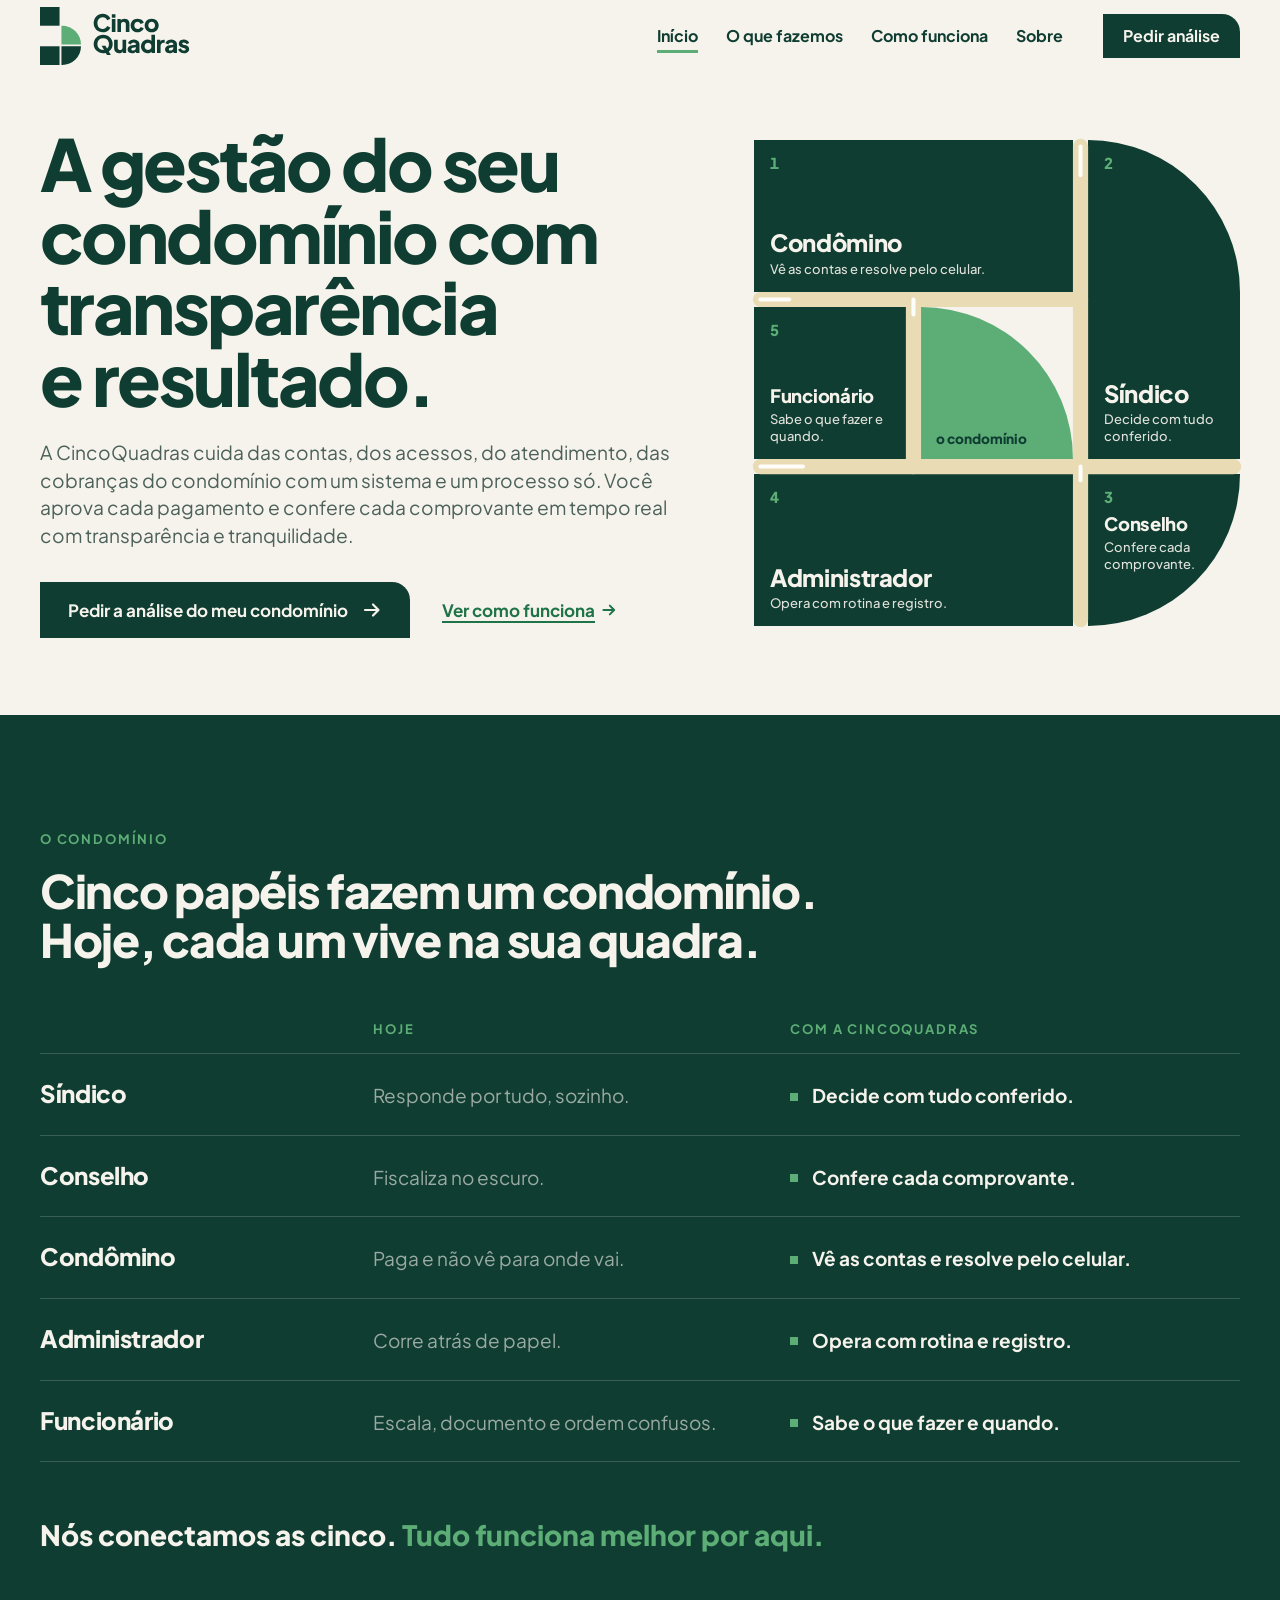
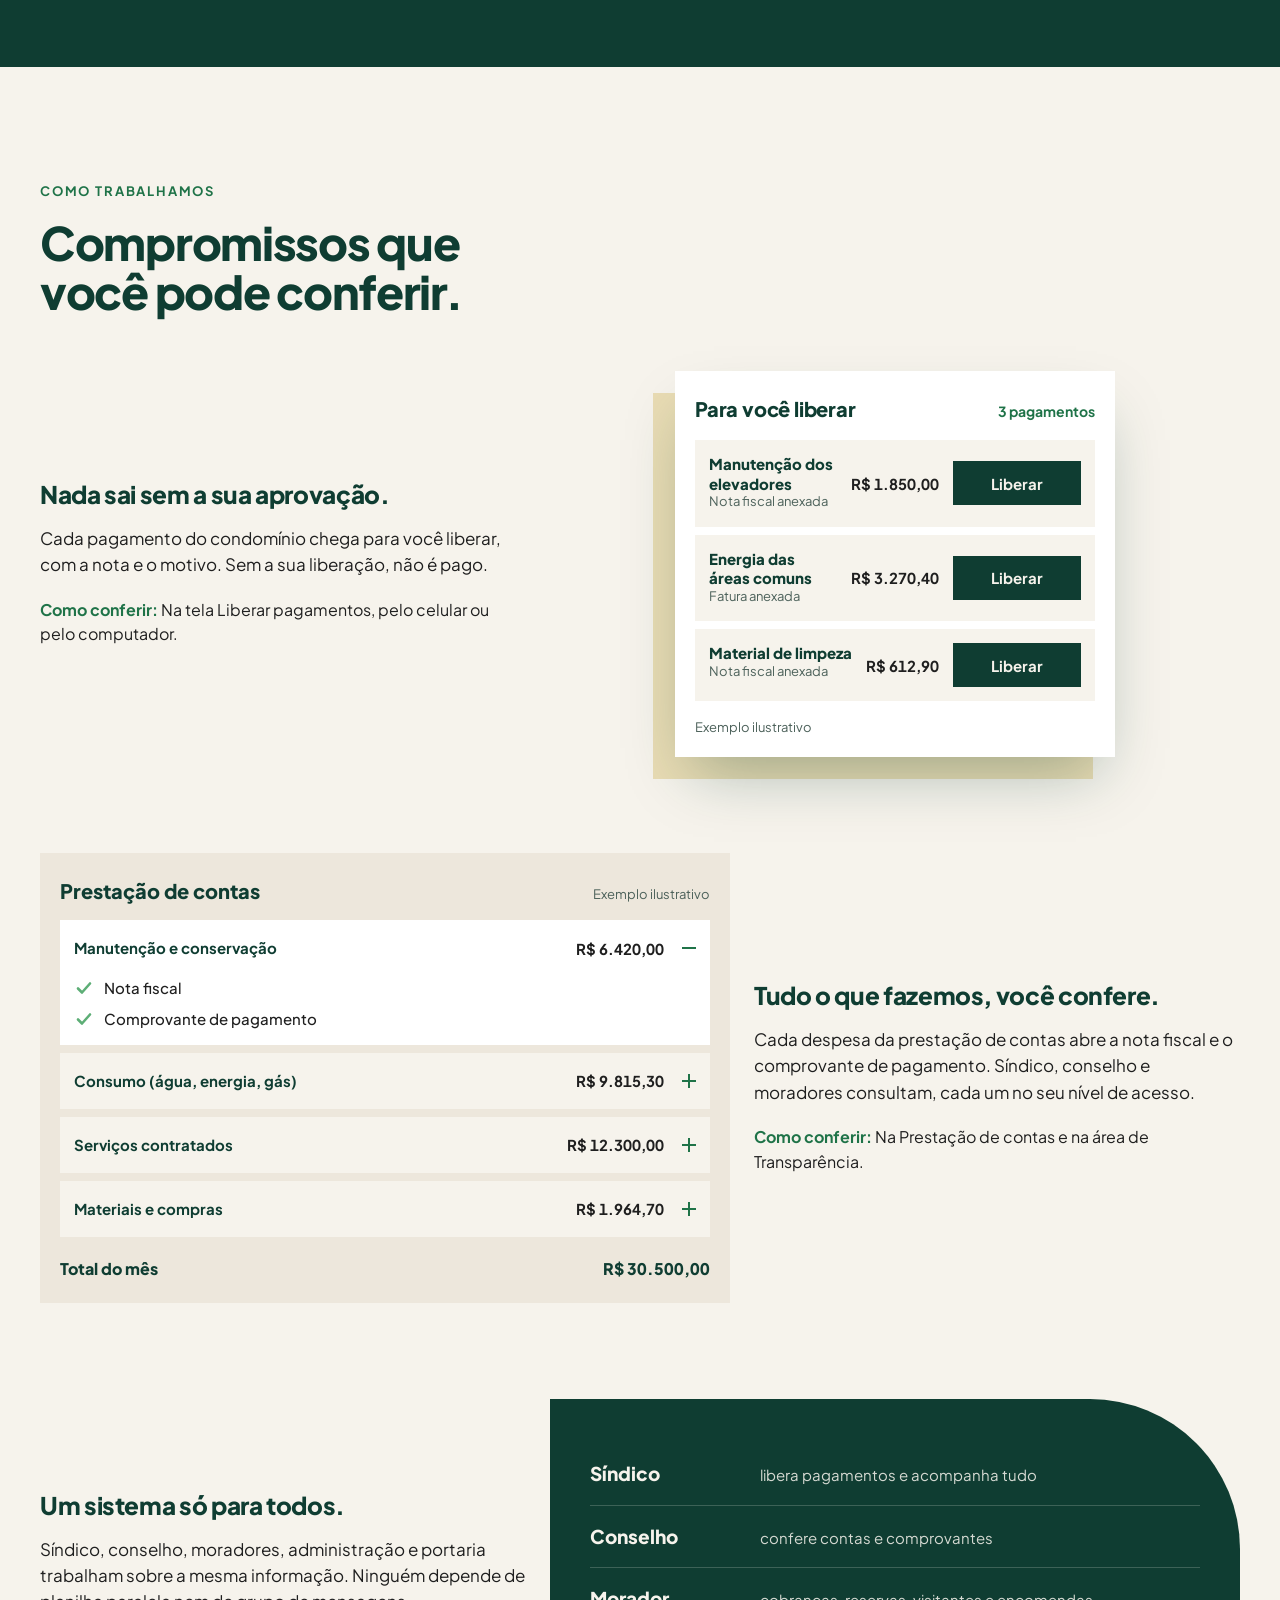
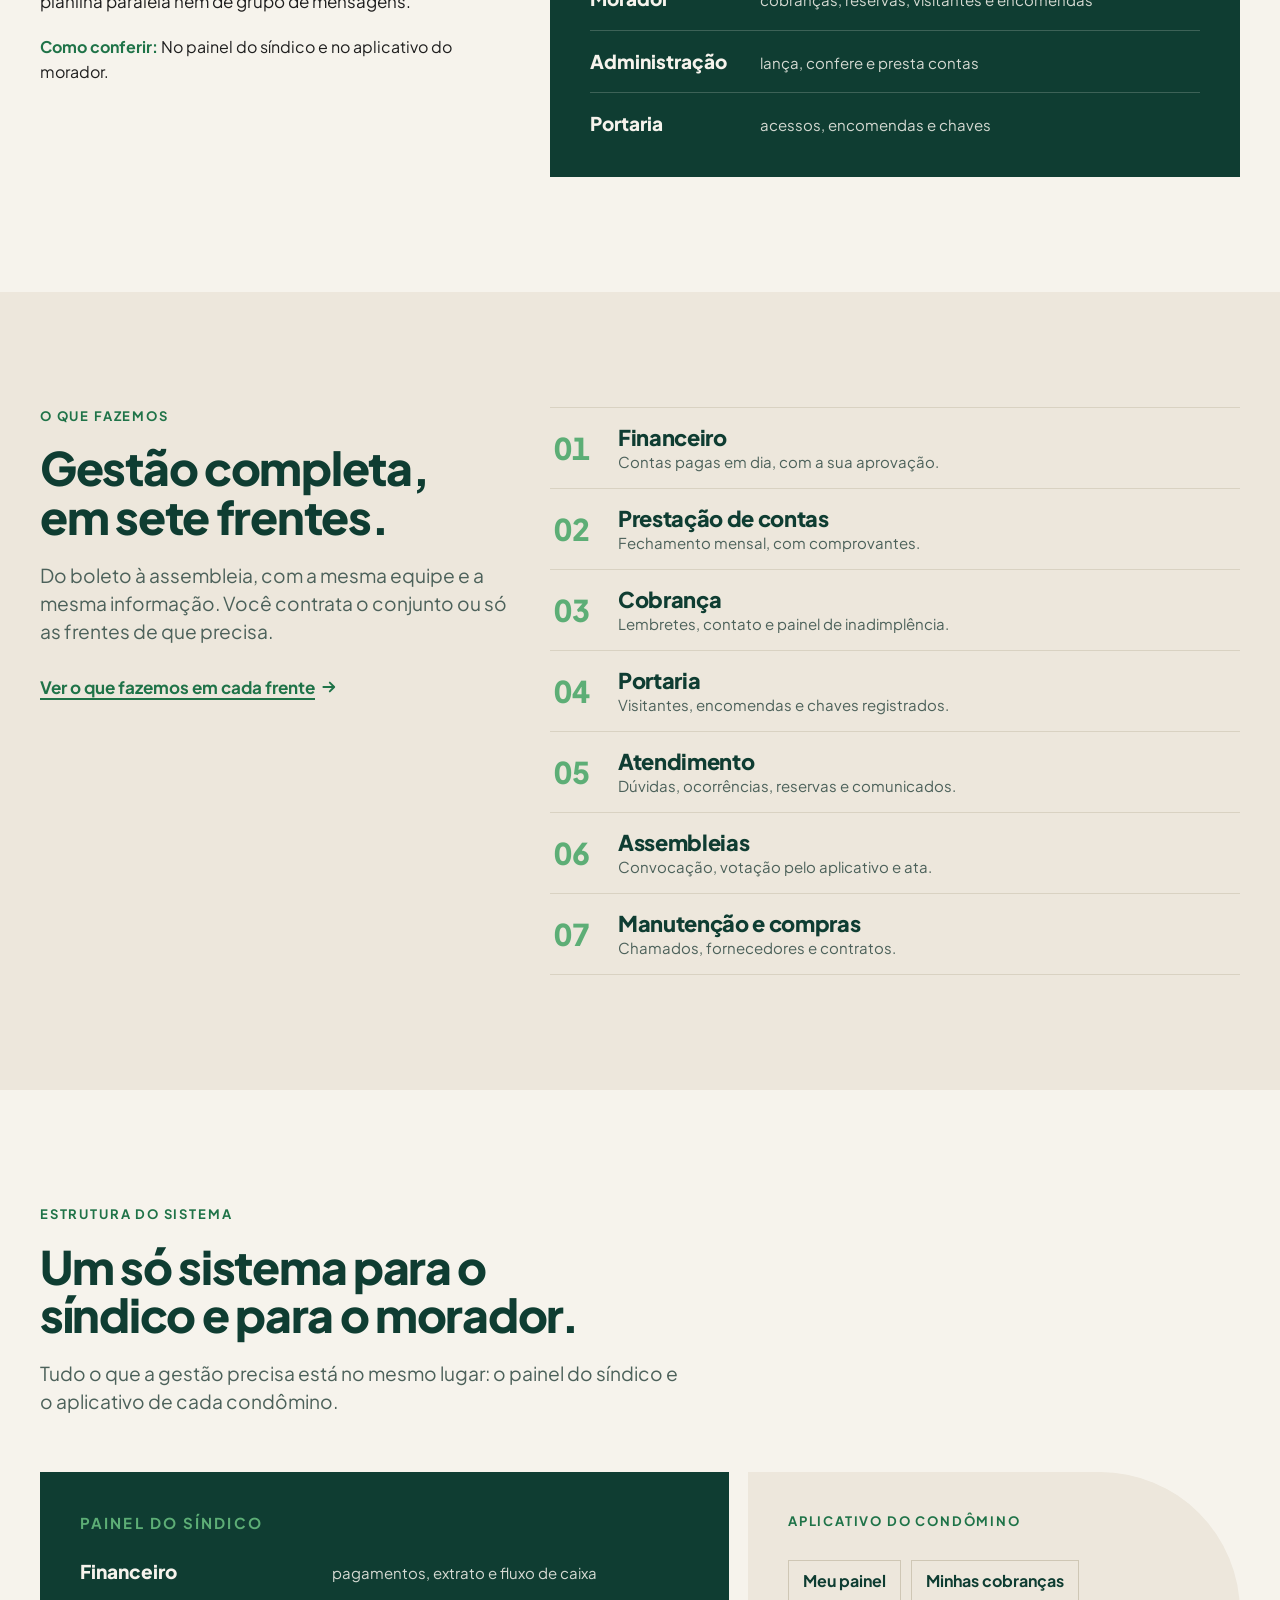
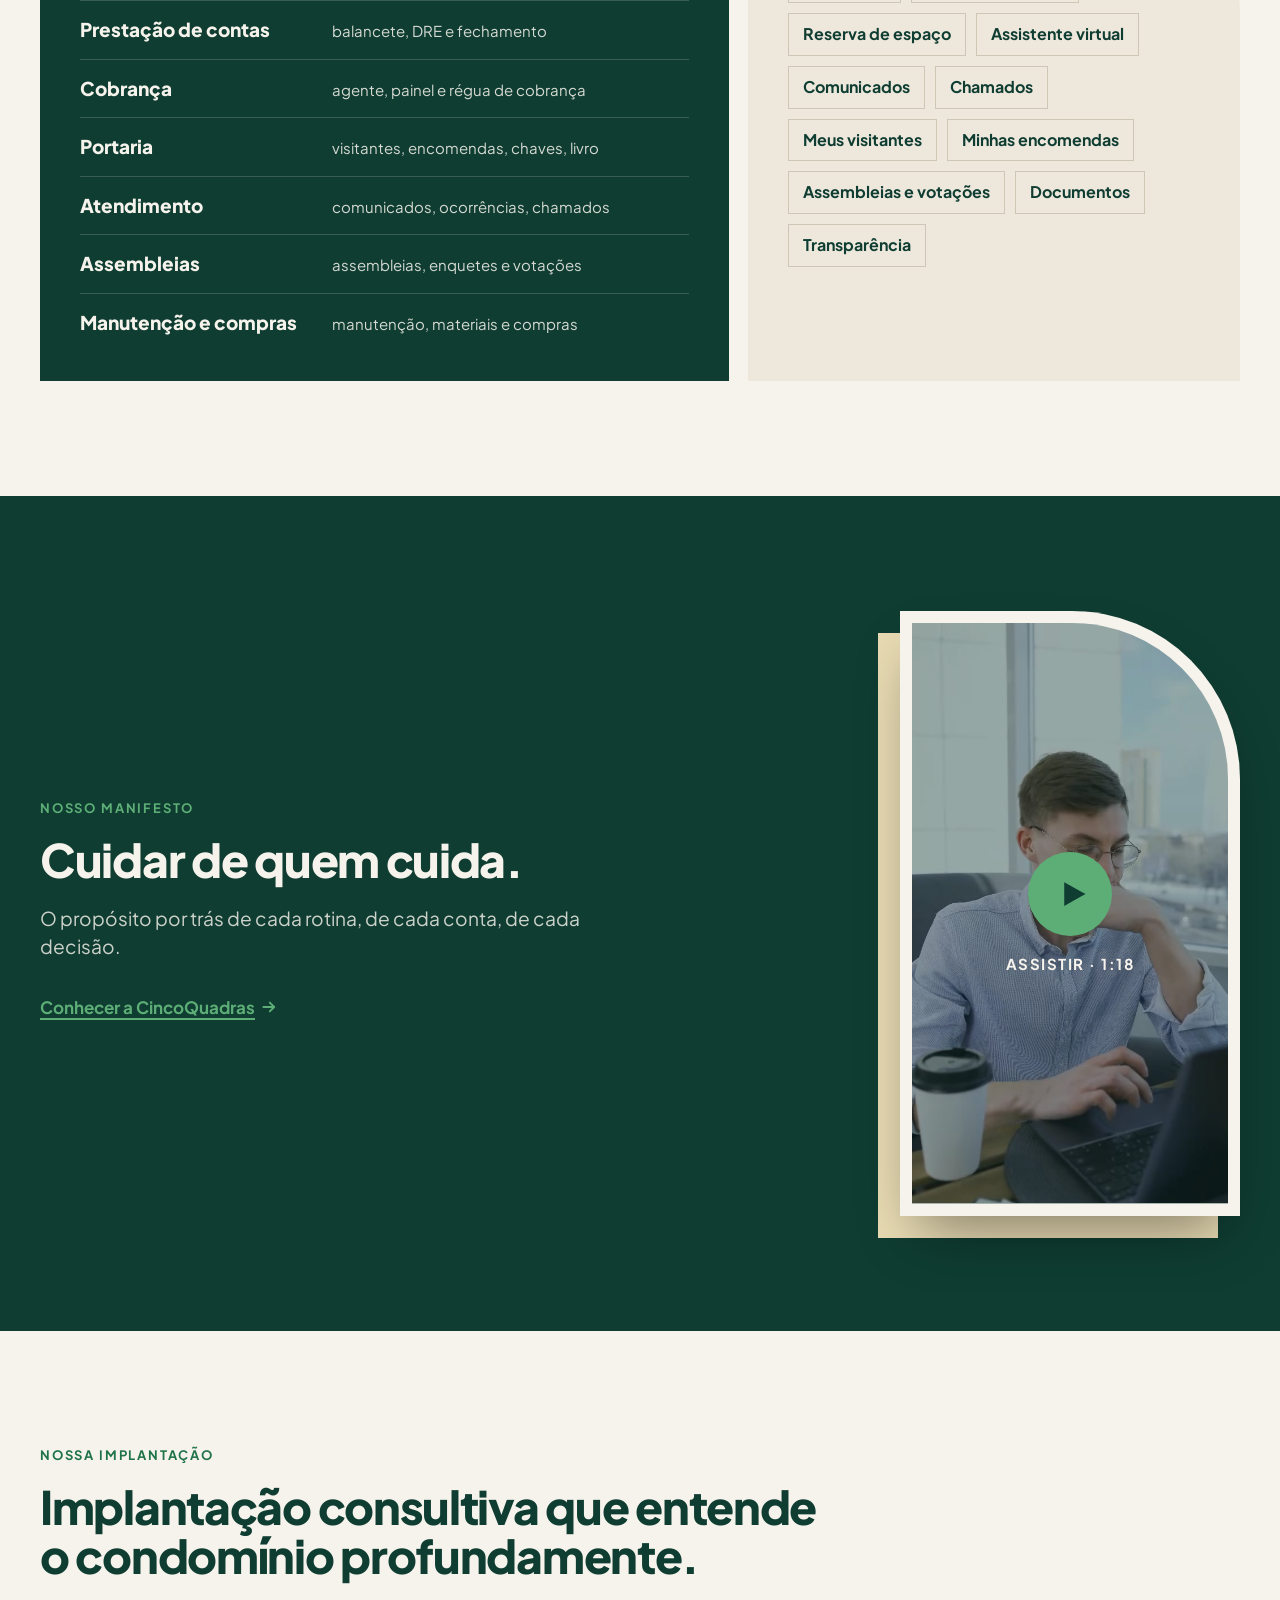
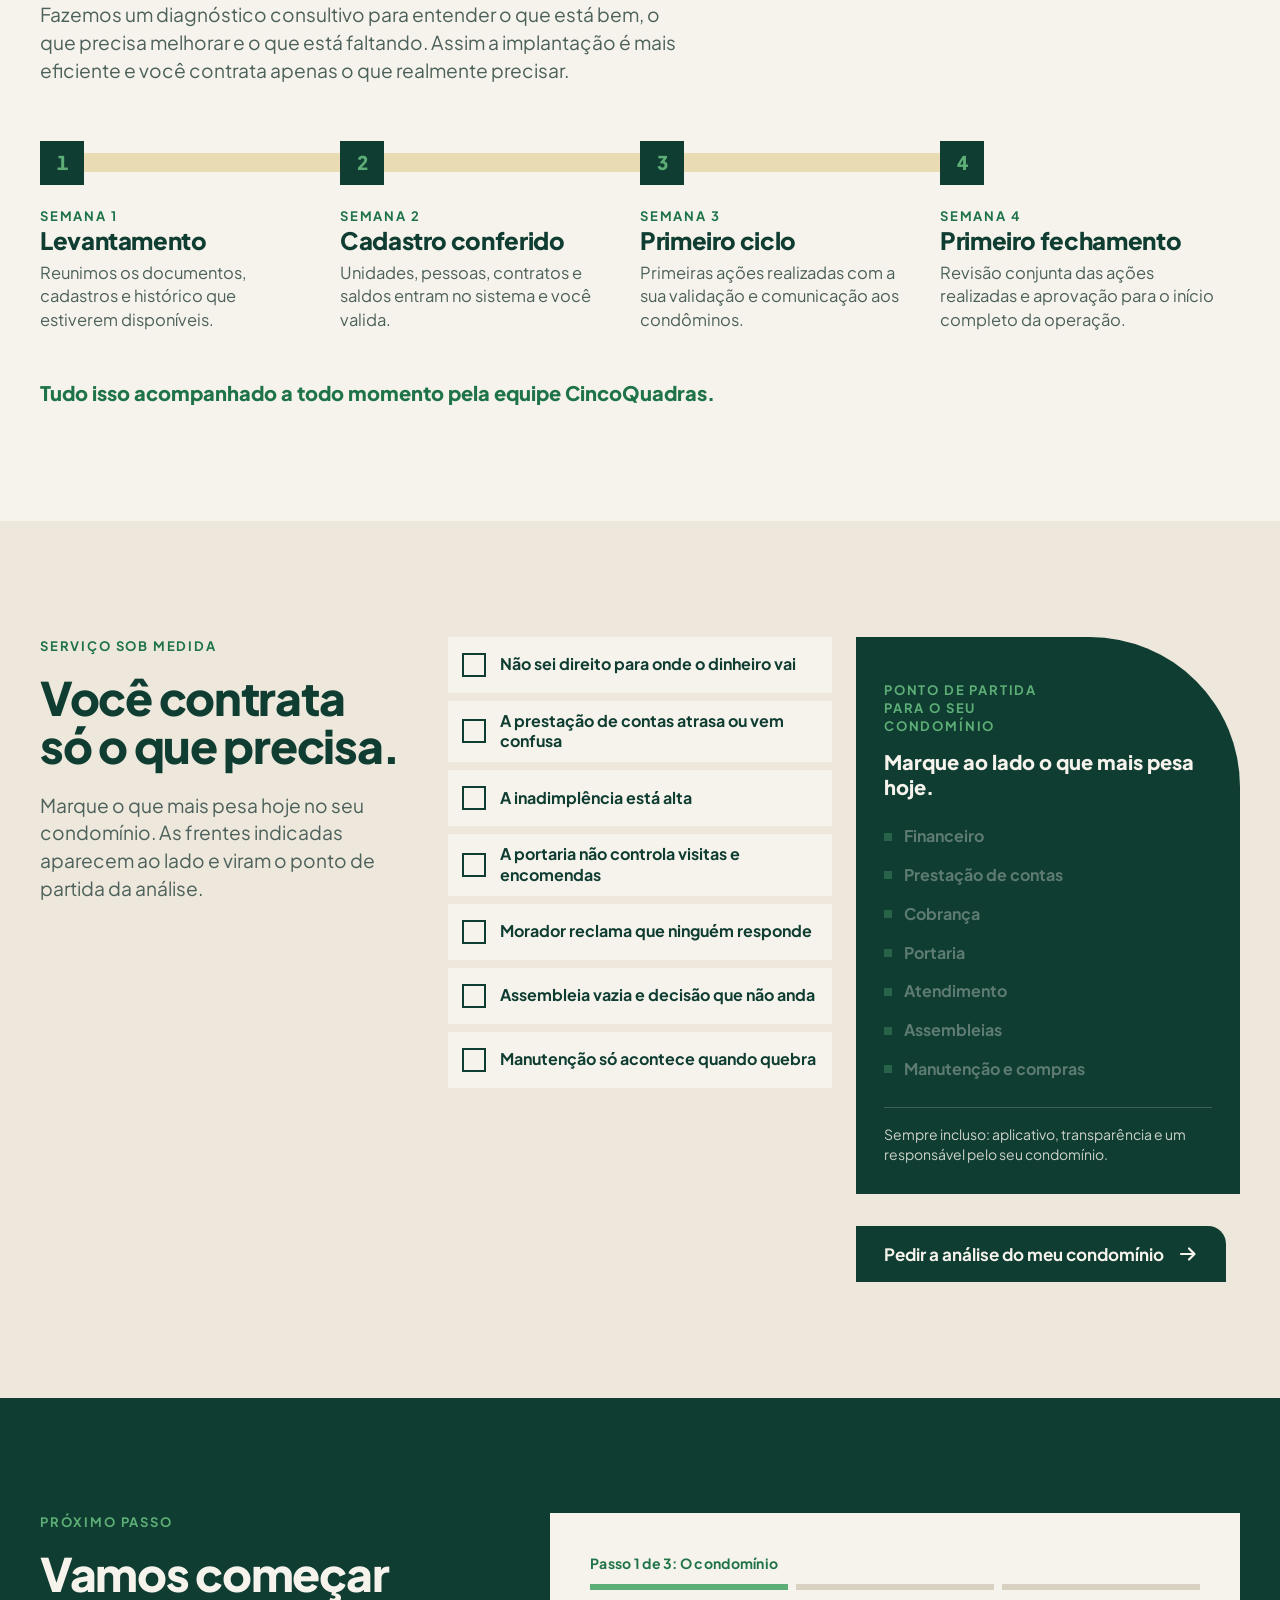
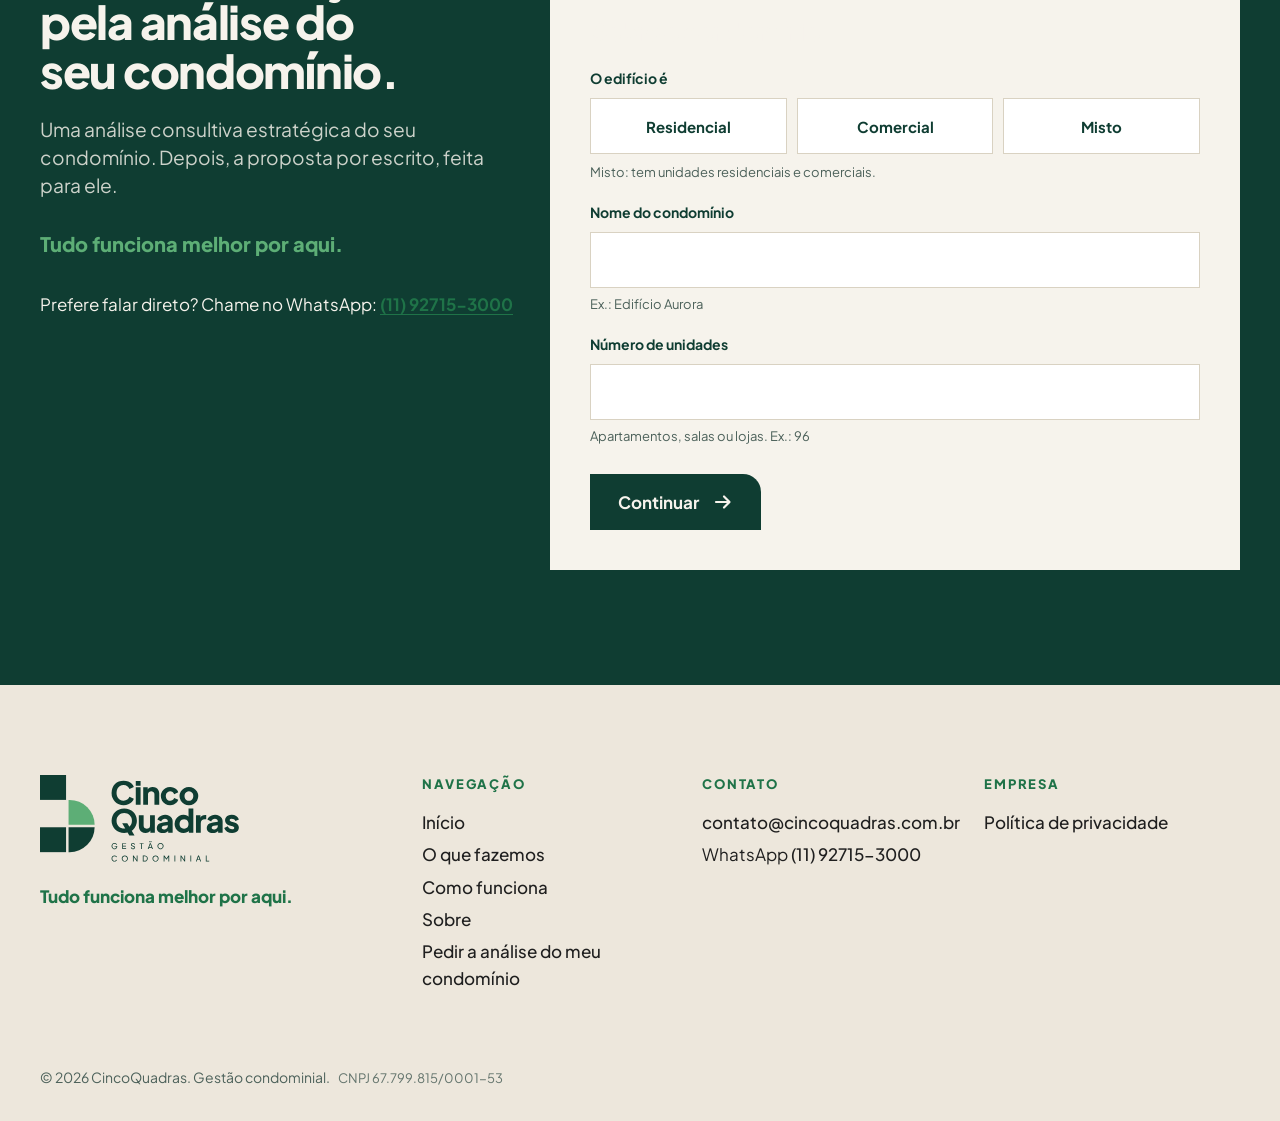
<file: public_html/index.html>
<!doctype html>
<html lang="pt-BR">
<head>
<meta charset="utf-8">
<meta name="viewport" content="width=device-width, initial-scale=1">
<title>CincoQuadras: gestão de condomínios em que você confere tudo</title>
<meta name="description" content="A CincoQuadras cuida das contas, dos acessos, do atendimento e das cobranças do condomínio com um sistema e um processo só. Você aprova cada pagamento e confere cada comprovante em tempo real.">
<link rel="canonical" href="https://cincoquadras.com.br/">
<link rel="icon" type="image/svg+xml" href="assets/brand/favicon.svg">
<link rel="apple-touch-icon" href="assets/brand/apple-touch-icon.png">
<meta name="theme-color" content="#F6F3EC">
<meta property="og:title" content="CincoQuadras: gestão de condomínios em que você confere tudo">
<meta property="og:description" content="A CincoQuadras cuida das contas, dos acessos, do atendimento e das cobranças do condomínio com um sistema e um processo só. Você aprova cada pagamento e confere cada comprovante em tempo real.">
<meta property="og:type" content="website">
<meta property="og:locale" content="pt_BR">
<meta property="og:url" content="https://cincoquadras.com.br/">
<meta property="og:site_name" content="CincoQuadras">
<meta property="og:image" content="https://cincoquadras.com.br/assets/img/og-cincoquadras.png">
<meta property="og:image:width" content="1200">
<meta property="og:image:height" content="630">
<meta name="twitter:card" content="summary_large_image">
<script type="application/ld+json">{"@context": "https://schema.org", "@type": "Organization", "name": "CincoQuadras", "url": "https://cincoquadras.com.br/", "logo": "https://cincoquadras.com.br/assets/brand/apple-touch-icon.png", "slogan": "Tudo funciona melhor por aqui.", "description": "Gestão condominial completa, com sistema e aplicativo próprios.", "email": "contato@cincoquadras.com.br", "telephone": "+55 11 92715-3000"}</script>
<script>if(/^https?:/.test(location.protocol)){["800","400"].forEach(function(w){var l=document.createElement("link");l.rel="preload";l.as="font";l.type="font/woff2";l.crossOrigin="";l.href="assets/fonts/plus-jakarta-sans-latin-"+w+"-normal.woff2";document.head.appendChild(l)})}</script>
<link rel="stylesheet" href="assets/css/site.css">
<script>document.documentElement.className+=" js";try{history.scrollRestoration="manual"}catch(e){}</script>
</head>
<body>
<a class="skip" href="#conteudo">Pular para o conteúdo</a>
<header class="hdr" id="topo">
  <div class="wrap hdr__in">
    <a class="hdr__logo" href="index.html"><img src="assets/brand/logo-positivo.svg" alt="CincoQuadras, início" width="150" height="58"></a>
    <div class="hdr__right">
      <nav class="menu" id="menu" aria-label="Principal">
        <div class="menu__panel-top"><img src="assets/brand/logo-negativo.svg" alt="CincoQuadras" width="132" height="51"><button type="button" class="menu__close">Fechar</button></div>
        <div class="menu__links"><a href="index.html" aria-current="page">Início</a><a href="o-que-fazemos.html">O que fazemos</a><a href="como-funciona.html">Como funciona</a><a href="sobre.html">Sobre</a></div>
        <div class="menu__extra"><a class="btn btn--main" href="#analise">Pedir a análise do meu condomínio <svg viewBox="0 0 20 20" aria-hidden="true"><path d="M3 10h13M11 4.5l5.5 5.5-5.5 5.5" fill="none" stroke="currentColor" stroke-width="2.2" stroke-linecap="round" stroke-linejoin="round"/></svg></a><span class="sign">Tudo funciona melhor por aqui.</span></div>
      </nav>
      <a class="btn btn--sm" href="#analise">Pedir análise</a>
      <button type="button" class="hdr__btn" aria-expanded="false" aria-controls="menu">Menu</button>
    </div>
  </div>
</header>
<main id="conteudo">
<!-- Bloco 1. Abertura -->
<section class="band band--papel hero" aria-labelledby="t-abertura">
  <div class="wrap">
    <div class="grid hero__grid">
      <div class="c7">
        <h1 id="t-abertura" class="h1--hero">A gestão do seu condomínio com transparência e resultado.</h1>
        <p class="lead">A CincoQuadras cuida das contas, dos acessos, do atendimento, das cobranças do condomínio com um sistema e um processo só. Você aprova cada pagamento e confere cada comprovante em tempo real com transparência e tranquilidade.</p>
        <div class="cta-row">
          <a class="btn btn--main" href="#analise">Pedir a análise do meu condomínio <svg viewBox="0 0 20 20" aria-hidden="true"><path d="M3 10h13M11 4.5l5.5 5.5-5.5 5.5" fill="none" stroke="currentColor" stroke-width="2.2" stroke-linecap="round" stroke-linejoin="round"/></svg></a>
          <a class="link" href="como-funciona.html">Ver como funciona <svg viewBox="0 0 20 20" aria-hidden="true"><path d="M3 10h13M11 4.5l5.5 5.5-5.5 5.5" fill="none" stroke="currentColor" stroke-width="2.4" stroke-linecap="round" stroke-linejoin="round"/></svg></a>
        </div>
      </div>
      <div class="c5">
        <div class="map-wrap">
          <div class="map" role="img" aria-label="Os cinco papéis do condomínio ligados pelas mesmas ruas: condômino, síndico, conselho, administrador e funcionário.">
            <div class="blk big" style="--x:0;--y:0;--w:399;--h:190;--dx:-16px;--dy:-24px;--r:-3deg;--i:0"><div class="n">1</div><div><div class="name">Condômino</div><div class="sub">Vê as contas e resolve pelo celular.</div></div></div>
            <div class="blk big curve-tr" style="--x:418;--y:0;--w:190;--h:399;--dx:28px;--dy:-12px;--r:4deg;--i:1"><div class="n">2</div><div><div class="name">Síndico</div><div class="sub">Decide com tudo conferido.</div></div></div>
            <div class="blk top curve-br" style="--x:418;--y:418;--w:190;--h:190;--dx:30px;--dy:28px;--r:-4.5deg;--i:2"><div class="n">3</div><div><div class="name">Conselho</div><div class="sub">Confere cada comprovante.</div></div></div>
            <div class="blk big" style="--x:0;--y:418;--w:399;--h:190;--dx:-14px;--dy:26px;--r:2.5deg;--i:3"><div class="n">4</div><div><div class="name">Administrador</div><div class="sub">Opera com rotina e registro.</div></div></div>
            <div class="blk" style="--x:0;--y:209;--w:190;--h:190;--dx:-34px;--dy:4px;--r:-5deg;--i:4"><div class="n">5</div><div><div class="name">Funcionário</div><div class="sub">Sabe o que fazer e quando.</div></div></div>
            <div class="core">o condomínio</div>
            <svg class="streets" viewBox="0 0 608 608" aria-hidden="true">
              <path class="road" style="--i:0" pathLength="1" d="M8 199.5H408.5"/>
              <path class="road" style="--i:1" pathLength="1" d="M408.5 8V408.5"/>
              <path class="road" style="--i:2" pathLength="1" d="M199.5 199.5V408.5"/>
              <path class="road" style="--i:3" pathLength="1" d="M8 408.5H600"/>
              <path class="road" style="--i:4" pathLength="1" d="M408.5 408.5V600"/>
              <path class="flow" pathLength="1" d="M8 199.5H408.5"/>
              <path class="flow" style="animation-delay:2.4s" pathLength="1" d="M408.5 8V408.5"/>
              <path class="flow" style="animation-delay:2.8s" pathLength="1" d="M199.5 199.5V408.5"/>
              <path class="flow" style="animation-delay:3.2s" pathLength="1" d="M8 408.5H600"/>
              <path class="flow" style="animation-delay:3.6s" pathLength="1" d="M408.5 408.5V600"/>
            </svg>
          </div>
        </div>
      </div>
    </div>
  </div>
</section>

<!-- Bloco 2. Os cinco papéis -->
<section class="band band--cidade" aria-labelledby="t-papeis">
  <div class="wrap">
    <div class="grid"><div class="c10" data-reveal>
      <span class="eyebrow">O condomínio</span>
      <h2 id="t-papeis">Cinco papéis fazem um condomínio. Hoje, cada um vive na sua quadra.</h2>
    </div></div>
    <div class="roles">
      <div class="roles__head" aria-hidden="true"><span></span><span>Hoje</span><span>Com a CincoQuadras</span></div>
      <ul data-stagger>
        <li class="role" data-reveal><h3>Síndico</h3><p class="role__hoje"><span class="lbl">Hoje</span>Responde por tudo, sozinho.</p><p class="role__com"><span class="lbl">Com a CincoQuadras</span>Decide com tudo conferido.</p></li>
        <li class="role" data-reveal><h3>Conselho</h3><p class="role__hoje"><span class="lbl">Hoje</span>Fiscaliza no escuro.</p><p class="role__com"><span class="lbl">Com a CincoQuadras</span>Confere cada comprovante.</p></li>
        <li class="role" data-reveal><h3>Condômino</h3><p class="role__hoje"><span class="lbl">Hoje</span>Paga e não vê para onde vai.</p><p class="role__com"><span class="lbl">Com a CincoQuadras</span>Vê as contas e resolve pelo celular.</p></li>
        <li class="role" data-reveal><h3>Administrador</h3><p class="role__hoje"><span class="lbl">Hoje</span>Corre atrás de papel.</p><p class="role__com"><span class="lbl">Com a CincoQuadras</span>Opera com rotina e registro.</p></li>
        <li class="role" data-reveal><h3>Funcionário</h3><p class="role__hoje"><span class="lbl">Hoje</span>Escala, documento e ordem confusos.</p><p class="role__com"><span class="lbl">Com a CincoQuadras</span>Sabe o que fazer e quando.</p></li>
      </ul>
      <p class="roles__close" data-reveal>Nós conectamos as cinco. <span>Tudo funciona melhor por aqui.</span></p>
    </div>
  </div>
</section>

<!-- Bloco 3. Três compromissos -->
<section class="band band--papel" aria-labelledby="t-compromissos">
  <div class="wrap">
    <div class="sechead" data-reveal>
      <span class="eyebrow">Como trabalhamos</span>
      <h2 id="t-compromissos">Compromissos que você pode conferir.</h2>
    </div>

    <div class="cmt">
      <div class="cmt__txt" data-reveal>
        <h3>Nada sai sem a sua aprovação.</h3>
        <p>Cada pagamento do condomínio chega para você liberar, com a nota e o motivo. Sem a sua liberação, não é pago.</p>
        <p class="check"><b>Como conferir:</b> Na tela Liberar pagamentos, pelo celular ou pelo computador.</p>
      </div>
      <div class="cmt__piece" data-reveal>
        <div class="layer">
          <div class="liberar" id="liberar">
            <div class="liberar__top"><h4>Para você liberar</h4><span class="liberar__count" id="liberar-count">3 pagamentos</span></div>
            <ul class="pays">
              <li class="pay"><div class="pay__d"><strong>Manutenção dos elevadores</strong><span>Nota fiscal anexada</span></div><span class="pay__amt">R$ 1.850,00</span><div class="pay__act"><span class="pay__btn">Liberar</span><span class="pay__ok"><svg viewBox="0 0 20 20" aria-hidden="true"><path d="M4 10.5l4 4 8-9" fill="none" stroke="#5DAE76" stroke-width="2.6" stroke-linecap="round" stroke-linejoin="round"/></svg>Liberado por você</span></div></li>
              <li class="pay"><div class="pay__d"><strong>Energia das áreas comuns</strong><span>Fatura anexada</span></div><span class="pay__amt">R$ 3.270,40</span><div class="pay__act"><span class="pay__btn">Liberar</span><span class="pay__ok"><svg viewBox="0 0 20 20" aria-hidden="true"><path d="M4 10.5l4 4 8-9" fill="none" stroke="#5DAE76" stroke-width="2.6" stroke-linecap="round" stroke-linejoin="round"/></svg>Liberado por você</span></div></li>
              <li class="pay"><div class="pay__d"><strong>Material de limpeza</strong><span>Nota fiscal anexada</span></div><span class="pay__amt">R$ 612,90</span><div class="pay__act"><span class="pay__btn">Liberar</span><span class="pay__ok"><svg viewBox="0 0 20 20" aria-hidden="true"><path d="M4 10.5l4 4 8-9" fill="none" stroke="#5DAE76" stroke-width="2.6" stroke-linecap="round" stroke-linejoin="round"/></svg>Liberado por você</span></div></li>
            </ul>
            <div class="liberar__foot"><span>Exemplo ilustrativo</span></div>
          </div>
        </div>
      </div>
    </div>

    <div class="cmt cmt--rev">
      <div class="cmt__txt" data-reveal>
        <h3>Tudo o que fazemos, você confere.</h3>
        <p>Cada despesa da prestação de contas abre a nota fiscal e o comprovante de pagamento. Síndico, conselho e moradores consultam, cada um no seu nível de acesso.</p>
        <p class="check"><b>Como conferir:</b> Na Prestação de contas e na área de Transparência.</p>
      </div>
      <div class="cmt__piece" data-reveal>
        <div class="sheet" id="sheet">
          <div class="sheet__top"><h4>Prestação de contas</h4><span class="tag">Exemplo ilustrativo</span></div>
          <div class="rw open"><div class="rw__h"><span class="cat">Manutenção e conservação</span><span class="v">R$ 6.420,00</span><span class="pm" aria-hidden="true"></span></div><div class="docs-wrap"><ul class="docs"><li><svg viewBox="0 0 20 20" aria-hidden="true"><path d="M4 10.5l4 4 8-9" fill="none" stroke="#5DAE76" stroke-width="2.6" stroke-linecap="round" stroke-linejoin="round"/></svg>Nota fiscal</li><li><svg viewBox="0 0 20 20" aria-hidden="true"><path d="M4 10.5l4 4 8-9" fill="none" stroke="#5DAE76" stroke-width="2.6" stroke-linecap="round" stroke-linejoin="round"/></svg>Comprovante de pagamento</li></ul></div></div>
          <div class="rw"><div class="rw__h"><span class="cat">Consumo (água, energia, gás)</span><span class="v">R$ 9.815,30</span><span class="pm" aria-hidden="true"></span></div><div class="docs-wrap"><ul class="docs"><li><svg viewBox="0 0 20 20" aria-hidden="true"><path d="M4 10.5l4 4 8-9" fill="none" stroke="#5DAE76" stroke-width="2.6" stroke-linecap="round" stroke-linejoin="round"/></svg>Nota fiscal</li><li><svg viewBox="0 0 20 20" aria-hidden="true"><path d="M4 10.5l4 4 8-9" fill="none" stroke="#5DAE76" stroke-width="2.6" stroke-linecap="round" stroke-linejoin="round"/></svg>Comprovante de pagamento</li></ul></div></div>
          <div class="rw"><div class="rw__h"><span class="cat">Serviços contratados</span><span class="v">R$ 12.300,00</span><span class="pm" aria-hidden="true"></span></div><div class="docs-wrap"><ul class="docs"><li><svg viewBox="0 0 20 20" aria-hidden="true"><path d="M4 10.5l4 4 8-9" fill="none" stroke="#5DAE76" stroke-width="2.6" stroke-linecap="round" stroke-linejoin="round"/></svg>Nota fiscal</li><li><svg viewBox="0 0 20 20" aria-hidden="true"><path d="M4 10.5l4 4 8-9" fill="none" stroke="#5DAE76" stroke-width="2.6" stroke-linecap="round" stroke-linejoin="round"/></svg>Comprovante de pagamento</li></ul></div></div>
          <div class="rw"><div class="rw__h"><span class="cat">Materiais e compras</span><span class="v">R$ 1.964,70</span><span class="pm" aria-hidden="true"></span></div><div class="docs-wrap"><ul class="docs"><li><svg viewBox="0 0 20 20" aria-hidden="true"><path d="M4 10.5l4 4 8-9" fill="none" stroke="#5DAE76" stroke-width="2.6" stroke-linecap="round" stroke-linejoin="round"/></svg>Nota fiscal</li><li><svg viewBox="0 0 20 20" aria-hidden="true"><path d="M4 10.5l4 4 8-9" fill="none" stroke="#5DAE76" stroke-width="2.6" stroke-linecap="round" stroke-linejoin="round"/></svg>Comprovante de pagamento</li></ul></div></div>
          <div class="sheet__tot"><span>Total do mês</span><span>R$ 30.500,00</span></div>
        </div>
      </div>
    </div>

    <div class="cmt">
      <div class="cmt__txt" data-reveal>
        <h3>Um sistema só para todos.</h3>
        <p>Síndico, conselho, moradores, administração e portaria trabalham sobre a mesma informação. Ninguém depende de planilha paralela nem de grupo de mensagens.</p>
        <p class="check"><b>Como conferir:</b> No painel do síndico e no aplicativo do morador.</p>
      </div>
      <div class="cmt__piece" data-reveal>
        <ul class="who">
          <li><b>Síndico</b><span>libera pagamentos e acompanha tudo</span></li>
          <li><b>Conselho</b><span>confere contas e comprovantes</span></li>
          <li><b>Morador</b><span>cobranças, reservas, visitantes e encomendas</span></li>
          <li><b>Administração</b><span>lança, confere e presta contas</span></li>
          <li><b>Portaria</b><span>acessos, encomendas e chaves</span></li>
        </ul>
      </div>
    </div>
  </div>
</section>

<!-- Bloco 4. As sete frentes -->
<section class="band band--areia" aria-labelledby="t-frentes">
  <div class="wrap">
    <div class="grid fl__grid">
      <div class="c5 sticky" data-reveal>
        <span class="eyebrow">O que fazemos</span>
        <h2 id="t-frentes">Gestão completa, em sete frentes.</h2>
        <p class="lead">Do boleto à assembleia, com a mesma equipe e a mesma informação. Você contrata o conjunto ou só as frentes de que precisa.</p>
        <p style="margin-top:20px"><a class="link" href="o-que-fazemos.html">Ver o que fazemos em cada frente <svg viewBox="0 0 20 20" aria-hidden="true"><path d="M3 10h13M11 4.5l5.5 5.5-5.5 5.5" fill="none" stroke="currentColor" stroke-width="2.4" stroke-linecap="round" stroke-linejoin="round"/></svg></a></p>
      </div>
      <div class="c7">
        <ul class="flist" data-stagger>
          <li data-reveal><a class="fr" href="o-que-fazemos.html#financeiro"><span class="n">01</span><span><span class="name">Financeiro</span><span class="d">Contas pagas em dia, com a sua aprovação.</span></span><svg class="go" viewBox="0 0 20 20" aria-hidden="true"><path d="M7 4l6 6-6 6" fill="none" stroke="#1F7348" stroke-width="2.4" stroke-linecap="round" stroke-linejoin="round"/></svg></a></li>
          <li data-reveal><a class="fr" href="o-que-fazemos.html#prestacao-de-contas"><span class="n">02</span><span><span class="name">Prestação de contas</span><span class="d">Fechamento mensal, com comprovantes.</span></span><svg class="go" viewBox="0 0 20 20" aria-hidden="true"><path d="M7 4l6 6-6 6" fill="none" stroke="#1F7348" stroke-width="2.4" stroke-linecap="round" stroke-linejoin="round"/></svg></a></li>
          <li data-reveal><a class="fr" href="o-que-fazemos.html#cobranca"><span class="n">03</span><span><span class="name">Cobrança</span><span class="d">Lembretes, contato e painel de inadimplência.</span></span><svg class="go" viewBox="0 0 20 20" aria-hidden="true"><path d="M7 4l6 6-6 6" fill="none" stroke="#1F7348" stroke-width="2.4" stroke-linecap="round" stroke-linejoin="round"/></svg></a></li>
          <li data-reveal><a class="fr" href="o-que-fazemos.html#portaria"><span class="n">04</span><span><span class="name">Portaria</span><span class="d">Visitantes, encomendas e chaves registrados.</span></span><svg class="go" viewBox="0 0 20 20" aria-hidden="true"><path d="M7 4l6 6-6 6" fill="none" stroke="#1F7348" stroke-width="2.4" stroke-linecap="round" stroke-linejoin="round"/></svg></a></li>
          <li data-reveal><a class="fr" href="o-que-fazemos.html#atendimento"><span class="n">05</span><span><span class="name">Atendimento</span><span class="d">Dúvidas, ocorrências, reservas e comunicados.</span></span><svg class="go" viewBox="0 0 20 20" aria-hidden="true"><path d="M7 4l6 6-6 6" fill="none" stroke="#1F7348" stroke-width="2.4" stroke-linecap="round" stroke-linejoin="round"/></svg></a></li>
          <li data-reveal><a class="fr" href="o-que-fazemos.html#assembleias"><span class="n">06</span><span><span class="name">Assembleias</span><span class="d">Convocação, votação pelo aplicativo e ata.</span></span><svg class="go" viewBox="0 0 20 20" aria-hidden="true"><path d="M7 4l6 6-6 6" fill="none" stroke="#1F7348" stroke-width="2.4" stroke-linecap="round" stroke-linejoin="round"/></svg></a></li>
          <li data-reveal><a class="fr" href="o-que-fazemos.html#manutencao-e-compras"><span class="n">07</span><span><span class="name">Manutenção e compras</span><span class="d">Chamados, fornecedores e contratos.</span></span><svg class="go" viewBox="0 0 20 20" aria-hidden="true"><path d="M7 4l6 6-6 6" fill="none" stroke="#1F7348" stroke-width="2.4" stroke-linecap="round" stroke-linejoin="round"/></svg></a></li>
        </ul>
      </div>
    </div>
  </div>
</section>

<!-- Bloco 5. O sistema -->
<section class="band band--papel" aria-labelledby="t-sistema">
  <div class="wrap">
    <div class="sechead" data-reveal>
      <span class="eyebrow">Estrutura do sistema</span>
      <h2 id="t-sistema">Um só sistema para o síndico e para o morador.</h2>
      <p class="lead">Tudo o que a gestão precisa está no mesmo lugar: o painel do síndico e o aplicativo de cada condômino.</p>
    </div>
    <div class="duo">
      <div class="panel" data-reveal>
        <span class="eyebrow">Painel do síndico</span>
        <ul>
          <li><b>Financeiro</b><span>pagamentos, extrato e fluxo de caixa</span></li>
          <li><b>Prestação de contas</b><span>balancete, DRE e fechamento</span></li>
          <li><b>Cobrança</b><span>agente, painel e régua de cobrança</span></li>
          <li><b>Portaria</b><span>visitantes, encomendas, chaves, livro</span></li>
          <li><b>Atendimento</b><span>comunicados, ocorrências, chamados</span></li>
          <li><b>Assembleias</b><span>assembleias, enquetes e votações</span></li>
          <li><b>Manutenção e compras</b><span>manutenção, materiais e compras</span></li>
        </ul>
      </div>
      <div class="app" data-reveal>
        <span class="eyebrow">Aplicativo do condômino</span>
        <ul class="chips">
          <li>Meu painel</li><li>Minhas cobranças</li><li>Reserva de espaço</li><li>Assistente virtual</li><li>Comunicados</li><li>Chamados</li><li>Meus visitantes</li><li>Minhas encomendas</li><li>Assembleias e votações</li><li>Documentos</li><li>Transparência</li>
        </ul>
      </div>
    </div>
  </div>
</section>

<!-- Bloco 6. Manifesto -->
<section class="band band--cidade" aria-labelledby="t-manifesto">
  <div class="wrap">
    <div class="grid man__grid">
      <div class="c6" data-reveal>
        <span class="eyebrow">Nosso manifesto</span>
        <h2 id="t-manifesto">Cuidar de quem cuida.</h2>
        <p class="lead" style="margin-top:22px">O propósito por trás de cada rotina, de cada conta, de cada decisão.</p>
        <p style="margin-top:24px"><a class="link" href="sobre.html">Conhecer a CincoQuadras <svg viewBox="0 0 20 20" aria-hidden="true"><path d="M3 10h13M11 4.5l5.5 5.5-5.5 5.5" fill="none" stroke="currentColor" stroke-width="2.4" stroke-linecap="round" stroke-linejoin="round"/></svg></a></p>
      </div>
      <div class="c6 vcol" data-reveal>
        <div class="vwrap"><div class="vframe"><div class="vid">
          <video preload="none" playsinline poster="assets/video/poster.jpg" data-src="assets/video/manifesto.mp4" aria-label="Vídeo institucional da CincoQuadras" width="576" height="1024"></video>
          <button class="vplay" type="button" aria-label="Assistir ao vídeo do manifesto, 1 minuto e 18 segundos"><span class="disc"><svg viewBox="0 0 24 24" aria-hidden="true"><path d="M5 2.5v19l17-9.5z"/></svg></span><span class="lbl">Assistir · 1:18</span></button>
          <noscript><a href="assets/video/manifesto.mp4">Abrir o vídeo do manifesto</a></noscript>
        </div></div></div>

      </div>
    </div>
  </div>
</section>

<!-- Bloco 7. Implantação -->
<section class="band band--papel" aria-labelledby="t-implantacao">
  <div class="wrap">
    <div class="sechead" data-reveal>
      <span class="eyebrow">Nossa implantação</span>
      <h2 id="t-implantacao">Implantação consultiva que entende o condomínio profundamente.</h2>
      <p class="lead">Fazemos um diagnóstico consultivo para entender o que está bem, o que precisa melhorar e o que está faltando. Assim a implantação é mais eficiente e você contrata apenas o que realmente precisar.</p>
    </div>
    <ol class="tl" data-stagger>
      <li class="tl__road" aria-hidden="true" style="list-style:none"></li>
      <li class="step" data-reveal><span class="no">1</span><span class="wk">Semana 1</span><h3>Levantamento</h3><p>Reunimos os documentos, cadastros e histórico que estiverem disponíveis.</p></li>
      <li class="step" data-reveal><span class="no">2</span><span class="wk">Semana 2</span><h3>Cadastro conferido</h3><p>Unidades, pessoas, contratos e saldos entram no sistema e você valida.</p></li>
      <li class="step" data-reveal><span class="no">3</span><span class="wk">Semana 3</span><h3>Primeiro ciclo</h3><p>Primeiras ações realizadas com a sua validação e comunicação aos condôminos.</p></li>
      <li class="step" data-reveal><span class="no">4</span><span class="wk">Semana 4</span><h3>Primeiro fechamento</h3><p>Revisão conjunta das ações realizadas e aprovação para o início completo da operação.</p></li>
    </ol>
    <p class="tl__foot" data-reveal>Tudo isso acompanhado a todo momento pela equipe CincoQuadras.</p>
  </div>
</section>


<!-- Bloco 8. Sob medida -->
<section class="band band--areia" id="sob-medida" aria-labelledby="t-medida">
  <div class="wrap">
    <div class="grid diag__grid">
      <div class="c4" data-reveal>
        <span class="eyebrow">Serviço sob medida</span>
        <h2 id="t-medida">Você contrata só o que precisa.</h2>
        <p class="lead" style="margin-top:22px">Marque o que mais pesa hoje no seu condomínio. As frentes indicadas aparecem ao lado e viram o ponto de partida da análise.</p>
      </div>
      <div class="c4" data-reveal>
        <div class="opts" role="group" aria-label="O que mais pesa hoje no seu condomínio">
          <button type="button" class="opt" aria-pressed="false" data-f="0,1"><span class="box"><svg viewBox="0 0 20 20" aria-hidden="true"><path d="M4 10.5l4 4 8-9" fill="none" stroke="#FFFFFF" stroke-width="2.8" stroke-linecap="round" stroke-linejoin="round"/></svg></span><span class="t">Não sei direito para onde o dinheiro vai</span></button>
          <button type="button" class="opt" aria-pressed="false" data-f="1"><span class="box"><svg viewBox="0 0 20 20" aria-hidden="true"><path d="M4 10.5l4 4 8-9" fill="none" stroke="#FFFFFF" stroke-width="2.8" stroke-linecap="round" stroke-linejoin="round"/></svg></span><span class="t">A prestação de contas atrasa ou vem confusa</span></button>
          <button type="button" class="opt" aria-pressed="false" data-f="2"><span class="box"><svg viewBox="0 0 20 20" aria-hidden="true"><path d="M4 10.5l4 4 8-9" fill="none" stroke="#FFFFFF" stroke-width="2.8" stroke-linecap="round" stroke-linejoin="round"/></svg></span><span class="t">A inadimplência está alta</span></button>
          <button type="button" class="opt" aria-pressed="false" data-f="3"><span class="box"><svg viewBox="0 0 20 20" aria-hidden="true"><path d="M4 10.5l4 4 8-9" fill="none" stroke="#FFFFFF" stroke-width="2.8" stroke-linecap="round" stroke-linejoin="round"/></svg></span><span class="t">A portaria não controla visitas e encomendas</span></button>
          <button type="button" class="opt" aria-pressed="false" data-f="4"><span class="box"><svg viewBox="0 0 20 20" aria-hidden="true"><path d="M4 10.5l4 4 8-9" fill="none" stroke="#FFFFFF" stroke-width="2.8" stroke-linecap="round" stroke-linejoin="round"/></svg></span><span class="t">Morador reclama que ninguém responde</span></button>
          <button type="button" class="opt" aria-pressed="false" data-f="5"><span class="box"><svg viewBox="0 0 20 20" aria-hidden="true"><path d="M4 10.5l4 4 8-9" fill="none" stroke="#FFFFFF" stroke-width="2.8" stroke-linecap="round" stroke-linejoin="round"/></svg></span><span class="t">Assembleia vazia e decisão que não anda</span></button>
          <button type="button" class="opt" aria-pressed="false" data-f="6"><span class="box"><svg viewBox="0 0 20 20" aria-hidden="true"><path d="M4 10.5l4 4 8-9" fill="none" stroke="#FFFFFF" stroke-width="2.8" stroke-linecap="round" stroke-linejoin="round"/></svg></span><span class="t">Manutenção só acontece quando quebra</span></button>
        </div>
      </div>
      <div class="c4" data-reveal>
        <div class="pcard" id="pcard">
          <span class="eyebrow">Ponto de partida para o seu condomínio</span>
          <p class="pcard__count" id="pcard-count" aria-live="polite">Marque ao lado o que mais pesa hoje.</p>
          <ul>
            <li>Financeiro</li><li>Prestação de contas</li><li>Cobrança</li><li>Portaria</li><li>Atendimento</li><li>Assembleias</li><li>Manutenção e compras</li>
          </ul>
          <p class="pcard__inc">Sempre incluso: aplicativo, transparência e um responsável pelo seu condomínio.</p>
        </div>
        <div class="diag__cta"><a class="btn btn--main" href="#analise">Pedir a análise do meu condomínio <svg viewBox="0 0 20 20" aria-hidden="true"><path d="M3 10h13M11 4.5l5.5 5.5-5.5 5.5" fill="none" stroke="currentColor" stroke-width="2.2" stroke-linecap="round" stroke-linejoin="round"/></svg></a></div>
      </div>
    </div>
  </div>
</section>

<!-- Bloco 9. Análise -->
<section class="band band--cidade" id="analise" aria-labelledby="t-analise">
  <div class="wrap">
    <div class="grid an__grid">
      <div class="c5" data-reveal>
        <span class="eyebrow">Próximo passo</span>
        <h2 id="t-analise">Vamos começar pela análise do seu condomínio.</h2>
        <p class="lead" style="margin-top:22px">Uma análise consultiva estratégica do seu condomínio. Depois, a proposta por escrito, feita para ele.</p>
        <p class="sign" style="margin-top:28px;font-size:20px">Tudo funciona melhor por aqui.</p>
        <p class="an__call">Prefere falar direto? Chame no WhatsApp: <a href="https://wa.me/5511927153000" target="_blank" rel="noopener">(11) 92715-3000</a></p>
      </div>
      <div class="c7" data-reveal>
        <div class="formbox">
  <div class="errsum" id="errsum" role="alert" tabindex="-1"></div>
  <div class="marked" id="marked" hidden><b>Você marcou:</b><ul id="marked-list"></ul><a href="index.html#sob-medida">Alterar</a></div>
  <form id="form-analise" method="post" action="enviar.php" data-wa-url="https://wa.me/5511927153000" data-wa-label="(11) 92715-3000" novalidate autocomplete="on">
    <div class="fprog js-only" id="fprog"><p class="fprog__t" id="fprog-t" aria-live="polite"></p><ol class="fprog__bar" aria-hidden="true"><li></li><li></li><li></li></ol></div>

    <fieldset class="fstep" data-title="O condomínio" aria-labelledby="fs-1">
      <h3 class="fstep__t" id="fs-1" tabindex="-1">Sobre o condomínio</h3>
      <div class="fld" id="w-tipoed" role="radiogroup" aria-labelledby="l-tipoed" aria-required="true">
        <span class="lb" id="l-tipoed">O edifício é</span>
        <div class="rads">
          <span class="rad"><input type="radio" id="f-tipoed-res" name="tipo_edificio" value="Residencial"><label for="f-tipoed-res">Residencial</label></span>
          <span class="rad"><input type="radio" id="f-tipoed-com" name="tipo_edificio" value="Comercial"><label for="f-tipoed-com">Comercial</label></span>
          <span class="rad"><input type="radio" id="f-tipoed-mis" name="tipo_edificio" value="Misto"><label for="f-tipoed-mis">Misto</label></span>
        </div>
        <span class="hint">Misto: tem unidades residenciais e comerciais.</span>
        <span class="msg">Escolha se o edifício é residencial, comercial ou misto.</span>
      </div>
      <div class="fld"><label for="f-condo">Nome do condomínio</label><input type="text" id="f-condo" name="condo" required autocomplete="off" aria-describedby="h-condo"><span class="hint" id="h-condo">Ex.: Edifício Aurora</span><span class="msg">Informe o nome do condomínio.</span></div>
      <div class="fld"><label for="f-unid">Número de unidades</label><input type="text" id="f-unid" name="unidades" required inputmode="numeric" autocomplete="off" aria-describedby="h-unid"><span class="hint" id="h-unid">Apartamentos, salas ou lojas. Ex.: 96</span><span class="msg">Informe o número de unidades, só com números.</span></div>
    </fieldset>

    <fieldset class="fstep" data-title="Você" aria-labelledby="fs-2">
      <h3 class="fstep__t" id="fs-2" tabindex="-1">Sobre você</h3>
      <div class="fld"><label for="f-nome">Seu nome</label><input type="text" id="f-nome" name="nome" required autocomplete="name"><span class="msg">Informe o seu nome.</span></div>
      <div class="fld"><label for="f-tipo">Você é</label><select id="f-tipo" name="tipo" required><option value="">Escolha uma opção</option><option>Síndico morador</option><option>Síndico profissional</option><option>Conselheiro</option><option>Morador</option><option>Outro</option></select><span class="msg">Escolha como você se relaciona com o condomínio.</span></div>
    </fieldset>

    <fieldset class="fstep" data-title="Contato" aria-labelledby="fs-3">
      <h3 class="fstep__t" id="fs-3" tabindex="-1">Como falamos com você</h3>
      <div class="fld js-only" id="w-via" role="radiogroup" aria-labelledby="l-via" aria-required="true">
        <span class="lb" id="l-via">Prefere ser chamado por</span>
        <div class="rads">
          <span class="rad"><input type="radio" id="f-via-whats" name="via" value="WhatsApp" checked><label for="f-via-whats">WhatsApp</label></span>
          <span class="rad"><input type="radio" id="f-via-email" name="via" value="E-mail"><label for="f-via-email">E-mail</label></span>
        </div>
        <span class="msg">Escolha como prefere ser chamado.</span>
      </div>
      <div class="fld" data-via="WhatsApp"><label for="f-whats">WhatsApp</label><input type="text" id="f-whats" name="whatsapp" inputmode="tel" autocomplete="tel" aria-describedby="h-whats"><span class="hint" id="h-whats">Com DDD. Ex.: (11) 91234-5678</span><span class="msg">Informe um WhatsApp com DDD. Ex.: (11) 91234-5678</span></div>
      <div class="fld" data-via="E-mail"><label for="f-email">E-mail</label><input type="text" id="f-email" name="email" inputmode="email" autocomplete="email" aria-describedby="h-email"><span class="hint" id="h-email">Ex.: nome@empresa.com.br</span><span class="msg">Informe um e-mail válido. Ex.: nome@empresa.com.br</span></div>
      <p class="hint nojs-only">Informe o WhatsApp ou o e-mail, o que preferir.</p>
      <input type="hidden" id="f-pesa" name="pesa" value="">
      <div class="trap" aria-hidden="true"><label for="f-isca">Empresa</label><input type="text" id="f-isca" name="empresa_site" tabindex="-1" autocomplete="off"></div>
      <div class="fld fld--check"><input type="checkbox" id="f-consent" name="consent" required><label for="f-consent">Concordo em ser contatado pela CincoQuadras sobre a análise do meu condomínio, conforme a <a href="privacidade.html">Política de privacidade</a>.</label><span class="msg">Para continuar, é preciso concordar com o contato.</span></div>
    </fieldset>

    <div class="fnav">
      <button type="button" class="link fback js-only" id="fback" hidden>Voltar</button>
      <button type="button" class="btn btn--main js-only" id="fnext" hidden>Continuar <svg viewBox="0 0 20 20" aria-hidden="true"><path d="M3 10h13M11 4.5l5.5 5.5-5.5 5.5" fill="none" stroke="currentColor" stroke-width="2.2" stroke-linecap="round" stroke-linejoin="round"/></svg></button>
      <button class="btn btn--main" type="submit" id="fsend">Pedir a análise do meu condomínio <svg viewBox="0 0 20 20" aria-hidden="true"><path d="M3 10h13M11 4.5l5.5 5.5-5.5 5.5" fill="none" stroke="currentColor" stroke-width="2.2" stroke-linecap="round" stroke-linejoin="round"/></svg></button>
    </div>
  </form>
  <div class="demo" id="demo" role="status"><h3>Pedido enviado.</h3><p>Recebemos os seus dados e entraremos em contato para marcar a conversa.</p></div>
</div>
      </div>
    </div>
  </div>
</section>

</main>
<footer class="ftr">
  <div class="wrap">
    <div class="ftr__grid">
      <div><img src="assets/brand/logo-principal-positivo.svg" alt="CincoQuadras, gestão condominial" width="200" height="91"><p class="sign">Tudo funciona melhor por aqui.</p></div>
      <div><h2>Navegação</h2><ul><li><a href="index.html">Início</a></li><li><a href="o-que-fazemos.html">O que fazemos</a></li><li><a href="como-funciona.html">Como funciona</a></li><li><a href="sobre.html">Sobre</a></li><li><a href="#analise">Pedir a análise do meu condomínio</a></li></ul></div>
      <div><h2>Contato</h2><ul><li><a href="mailto:contato@cincoquadras.com.br">contato@cincoquadras.com.br</a></li><li>WhatsApp <a href="https://wa.me/5511927153000" target="_blank" rel="noopener">(11) 92715-3000</a></li></ul></div>
      <div><h2>Empresa</h2><ul><li><a href="privacidade.html">Política de privacidade</a></li></ul></div>
    </div>
    <p class="ftr__end">© 2026 CincoQuadras. Gestão condominial. <span class="ftr__cnpj">CNPJ 67.799.815/0001-53</span></p>
  </div>
</footer>
<script src="assets/js/site.js" defer></script>
</body>
</html>
</file>
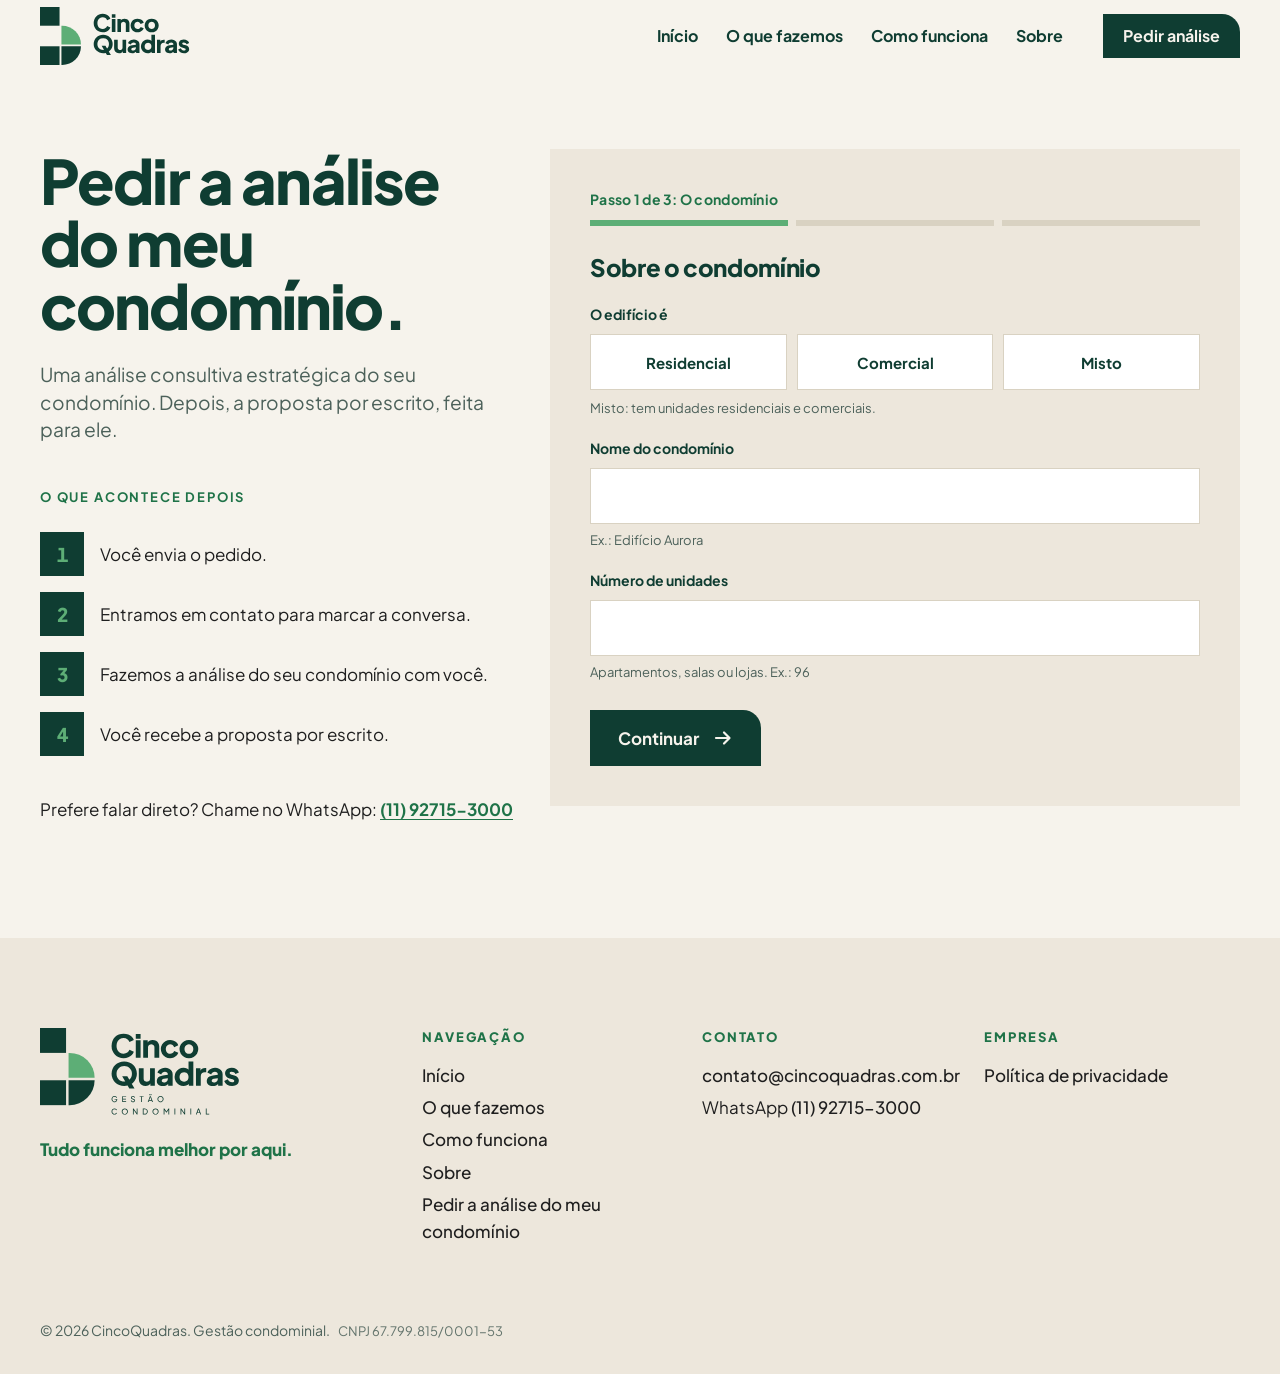
<file: public_html/analise.html>
<!doctype html>
<html lang="pt-BR">
<head>
<meta charset="utf-8">
<meta name="viewport" content="width=device-width, initial-scale=1">
<title>Pedir a análise do meu condomínio | CincoQuadras</title>
<meta name="description" content="Peça a análise consultiva do seu condomínio. Depois dela, você recebe a proposta por escrito, feita para ele.">
<link rel="canonical" href="https://cincoquadras.com.br/analise.html">
<link rel="icon" type="image/svg+xml" href="assets/brand/favicon.svg">
<link rel="apple-touch-icon" href="assets/brand/apple-touch-icon.png">
<meta name="theme-color" content="#F6F3EC">
<meta property="og:title" content="Pedir a análise do meu condomínio | CincoQuadras">
<meta property="og:description" content="Peça a análise consultiva do seu condomínio. Depois dela, você recebe a proposta por escrito, feita para ele.">
<meta property="og:type" content="website">
<meta property="og:locale" content="pt_BR">
<meta property="og:url" content="https://cincoquadras.com.br/analise.html">
<meta property="og:site_name" content="CincoQuadras">
<meta property="og:image" content="https://cincoquadras.com.br/assets/img/og-cincoquadras.png">
<meta property="og:image:width" content="1200">
<meta property="og:image:height" content="630">
<meta name="twitter:card" content="summary_large_image">
<script>if(/^https?:/.test(location.protocol)){["800","400"].forEach(function(w){var l=document.createElement("link");l.rel="preload";l.as="font";l.type="font/woff2";l.crossOrigin="";l.href="assets/fonts/plus-jakarta-sans-latin-"+w+"-normal.woff2";document.head.appendChild(l)})}</script>
<link rel="stylesheet" href="assets/css/site.css">
<script>document.documentElement.className+=" js";try{history.scrollRestoration="manual"}catch(e){}</script>
</head>
<body>
<a class="skip" href="#conteudo">Pular para o conteúdo</a>
<header class="hdr" id="topo">
  <div class="wrap hdr__in">
    <a class="hdr__logo" href="index.html"><img src="assets/brand/logo-positivo.svg" alt="CincoQuadras, início" width="150" height="58"></a>
    <div class="hdr__right">
      <nav class="menu" id="menu" aria-label="Principal">
        <div class="menu__panel-top"><img src="assets/brand/logo-negativo.svg" alt="CincoQuadras" width="132" height="51"><button type="button" class="menu__close">Fechar</button></div>
        <div class="menu__links"><a href="index.html">Início</a><a href="o-que-fazemos.html">O que fazemos</a><a href="como-funciona.html">Como funciona</a><a href="sobre.html">Sobre</a></div>
        <div class="menu__extra"><a class="btn btn--main" href="analise.html">Pedir a análise do meu condomínio <svg viewBox="0 0 20 20" aria-hidden="true"><path d="M3 10h13M11 4.5l5.5 5.5-5.5 5.5" fill="none" stroke="currentColor" stroke-width="2.2" stroke-linecap="round" stroke-linejoin="round"/></svg></a><span class="sign">Tudo funciona melhor por aqui.</span></div>
      </nav>
      <a class="btn btn--sm" href="analise.html">Pedir análise</a>
      <button type="button" class="hdr__btn" aria-expanded="false" aria-controls="menu">Menu</button>
    </div>
  </div>
</header>
<main id="conteudo">
<section class="band band--papel an-page" aria-labelledby="t-an-h1">
  <div class="wrap">
    <div class="grid an__grid">
      <div class="c5" data-reveal>
        <h1 id="t-an-h1">Pedir a análise do meu condomínio.</h1>
        <p class="lead" style="margin-top:24px">Uma análise consultiva estratégica do seu condomínio. Depois, a proposta por escrito, feita para ele.</p>
        <h2 class="after__t">O que acontece depois</h2>
        <ol class="after">
          <li><span class="no tnum">1</span><p>Você envia o pedido.</p></li>
          <li><span class="no tnum">2</span><p>Entramos em contato para marcar a conversa.</p></li>
          <li><span class="no tnum">3</span><p>Fazemos a análise do seu condomínio com você.</p></li>
          <li><span class="no tnum">4</span><p>Você recebe a proposta por escrito.</p></li>
        </ol>
        <p class="an__call">Prefere falar direto? Chame no WhatsApp: <a href="https://wa.me/5511927153000" target="_blank" rel="noopener">(11) 92715-3000</a></p>
      </div>
      <div class="c7" data-reveal>
        <div class="formbox">
  <div class="errsum" id="errsum" role="alert" tabindex="-1"></div>
  <div class="marked" id="marked" hidden><b>Você marcou:</b><ul id="marked-list"></ul><a href="index.html#sob-medida">Alterar</a></div>
  <form id="form-analise" method="post" action="enviar.php" data-wa-url="https://wa.me/5511927153000" data-wa-label="(11) 92715-3000" novalidate autocomplete="on">
    <div class="fprog js-only" id="fprog"><p class="fprog__t" id="fprog-t" aria-live="polite"></p><ol class="fprog__bar" aria-hidden="true"><li></li><li></li><li></li></ol></div>

    <fieldset class="fstep" data-title="O condomínio" aria-labelledby="fs-1">
      <h3 class="fstep__t" id="fs-1" tabindex="-1">Sobre o condomínio</h3>
      <div class="fld" id="w-tipoed" role="radiogroup" aria-labelledby="l-tipoed" aria-required="true">
        <span class="lb" id="l-tipoed">O edifício é</span>
        <div class="rads">
          <span class="rad"><input type="radio" id="f-tipoed-res" name="tipo_edificio" value="Residencial"><label for="f-tipoed-res">Residencial</label></span>
          <span class="rad"><input type="radio" id="f-tipoed-com" name="tipo_edificio" value="Comercial"><label for="f-tipoed-com">Comercial</label></span>
          <span class="rad"><input type="radio" id="f-tipoed-mis" name="tipo_edificio" value="Misto"><label for="f-tipoed-mis">Misto</label></span>
        </div>
        <span class="hint">Misto: tem unidades residenciais e comerciais.</span>
        <span class="msg">Escolha se o edifício é residencial, comercial ou misto.</span>
      </div>
      <div class="fld"><label for="f-condo">Nome do condomínio</label><input type="text" id="f-condo" name="condo" required autocomplete="off" aria-describedby="h-condo"><span class="hint" id="h-condo">Ex.: Edifício Aurora</span><span class="msg">Informe o nome do condomínio.</span></div>
      <div class="fld"><label for="f-unid">Número de unidades</label><input type="text" id="f-unid" name="unidades" required inputmode="numeric" autocomplete="off" aria-describedby="h-unid"><span class="hint" id="h-unid">Apartamentos, salas ou lojas. Ex.: 96</span><span class="msg">Informe o número de unidades, só com números.</span></div>
    </fieldset>

    <fieldset class="fstep" data-title="Você" aria-labelledby="fs-2">
      <h3 class="fstep__t" id="fs-2" tabindex="-1">Sobre você</h3>
      <div class="fld"><label for="f-nome">Seu nome</label><input type="text" id="f-nome" name="nome" required autocomplete="name"><span class="msg">Informe o seu nome.</span></div>
      <div class="fld"><label for="f-tipo">Você é</label><select id="f-tipo" name="tipo" required><option value="">Escolha uma opção</option><option>Síndico morador</option><option>Síndico profissional</option><option>Conselheiro</option><option>Morador</option><option>Outro</option></select><span class="msg">Escolha como você se relaciona com o condomínio.</span></div>
    </fieldset>

    <fieldset class="fstep" data-title="Contato" aria-labelledby="fs-3">
      <h3 class="fstep__t" id="fs-3" tabindex="-1">Como falamos com você</h3>
      <div class="fld js-only" id="w-via" role="radiogroup" aria-labelledby="l-via" aria-required="true">
        <span class="lb" id="l-via">Prefere ser chamado por</span>
        <div class="rads">
          <span class="rad"><input type="radio" id="f-via-whats" name="via" value="WhatsApp" checked><label for="f-via-whats">WhatsApp</label></span>
          <span class="rad"><input type="radio" id="f-via-email" name="via" value="E-mail"><label for="f-via-email">E-mail</label></span>
        </div>
        <span class="msg">Escolha como prefere ser chamado.</span>
      </div>
      <div class="fld" data-via="WhatsApp"><label for="f-whats">WhatsApp</label><input type="text" id="f-whats" name="whatsapp" inputmode="tel" autocomplete="tel" aria-describedby="h-whats"><span class="hint" id="h-whats">Com DDD. Ex.: (11) 91234-5678</span><span class="msg">Informe um WhatsApp com DDD. Ex.: (11) 91234-5678</span></div>
      <div class="fld" data-via="E-mail"><label for="f-email">E-mail</label><input type="text" id="f-email" name="email" inputmode="email" autocomplete="email" aria-describedby="h-email"><span class="hint" id="h-email">Ex.: nome@empresa.com.br</span><span class="msg">Informe um e-mail válido. Ex.: nome@empresa.com.br</span></div>
      <p class="hint nojs-only">Informe o WhatsApp ou o e-mail, o que preferir.</p>
      <input type="hidden" id="f-pesa" name="pesa" value="">
      <div class="trap" aria-hidden="true"><label for="f-isca">Empresa</label><input type="text" id="f-isca" name="empresa_site" tabindex="-1" autocomplete="off"></div>
      <div class="fld fld--check"><input type="checkbox" id="f-consent" name="consent" required><label for="f-consent">Concordo em ser contatado pela CincoQuadras sobre a análise do meu condomínio, conforme a <a href="privacidade.html">Política de privacidade</a>.</label><span class="msg">Para continuar, é preciso concordar com o contato.</span></div>
    </fieldset>

    <div class="fnav">
      <button type="button" class="link fback js-only" id="fback" hidden>Voltar</button>
      <button type="button" class="btn btn--main js-only" id="fnext" hidden>Continuar <svg viewBox="0 0 20 20" aria-hidden="true"><path d="M3 10h13M11 4.5l5.5 5.5-5.5 5.5" fill="none" stroke="currentColor" stroke-width="2.2" stroke-linecap="round" stroke-linejoin="round"/></svg></button>
      <button class="btn btn--main" type="submit" id="fsend">Pedir a análise do meu condomínio <svg viewBox="0 0 20 20" aria-hidden="true"><path d="M3 10h13M11 4.5l5.5 5.5-5.5 5.5" fill="none" stroke="currentColor" stroke-width="2.2" stroke-linecap="round" stroke-linejoin="round"/></svg></button>
    </div>
  </form>
  <div class="demo" id="demo" role="status"><h3>Pedido enviado.</h3><p>Recebemos os seus dados e entraremos em contato para marcar a conversa.</p></div>
</div>
      </div>
    </div>
  </div>
</section>

</main>
<footer class="ftr">
  <div class="wrap">
    <div class="ftr__grid">
      <div><img src="assets/brand/logo-principal-positivo.svg" alt="CincoQuadras, gestão condominial" width="200" height="91"><p class="sign">Tudo funciona melhor por aqui.</p></div>
      <div><h2>Navegação</h2><ul><li><a href="index.html">Início</a></li><li><a href="o-que-fazemos.html">O que fazemos</a></li><li><a href="como-funciona.html">Como funciona</a></li><li><a href="sobre.html">Sobre</a></li><li><a href="analise.html">Pedir a análise do meu condomínio</a></li></ul></div>
      <div><h2>Contato</h2><ul><li><a href="mailto:contato@cincoquadras.com.br">contato@cincoquadras.com.br</a></li><li>WhatsApp <a href="https://wa.me/5511927153000" target="_blank" rel="noopener">(11) 92715-3000</a></li></ul></div>
      <div><h2>Empresa</h2><ul><li><a href="privacidade.html">Política de privacidade</a></li></ul></div>
    </div>
    <p class="ftr__end">© 2026 CincoQuadras. Gestão condominial. <span class="ftr__cnpj">CNPJ 67.799.815/0001-53</span></p>
  </div>
</footer>
<script src="assets/js/site.js" defer></script>
</body>
</html>
</file>
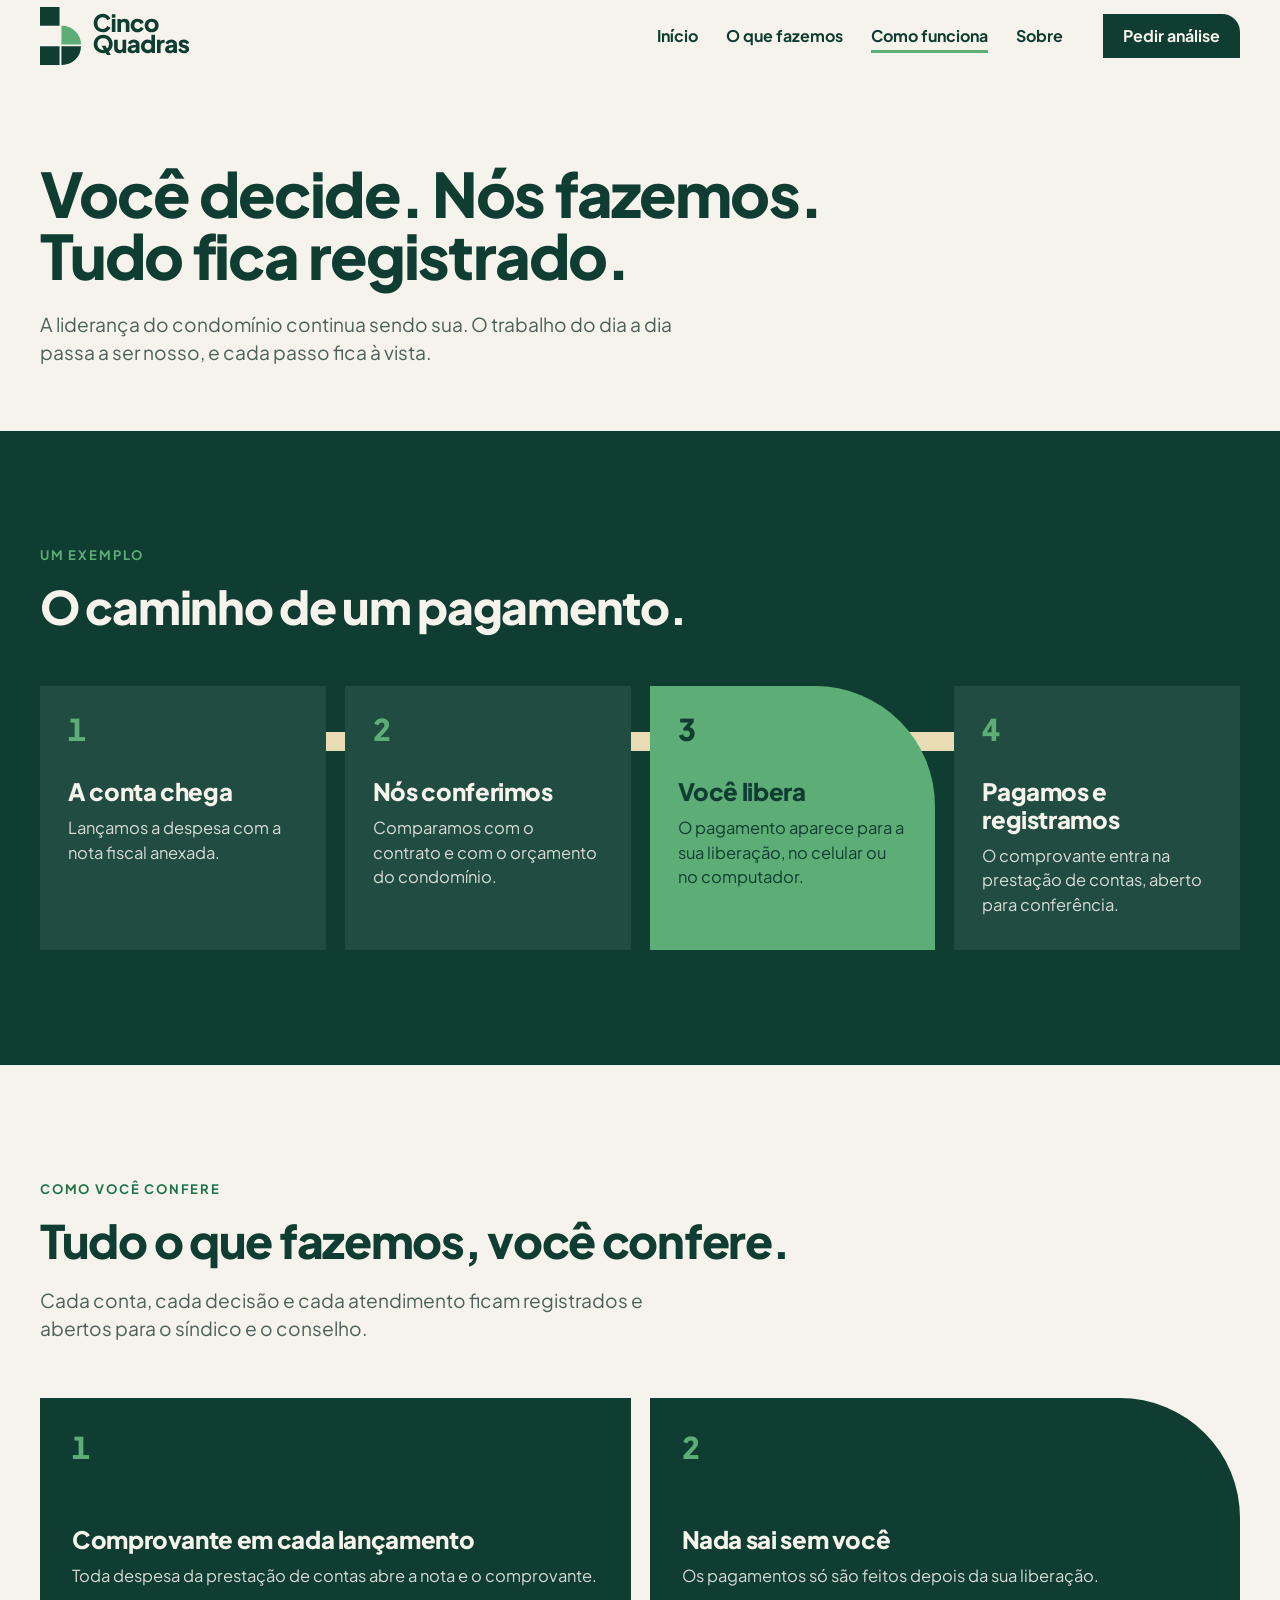
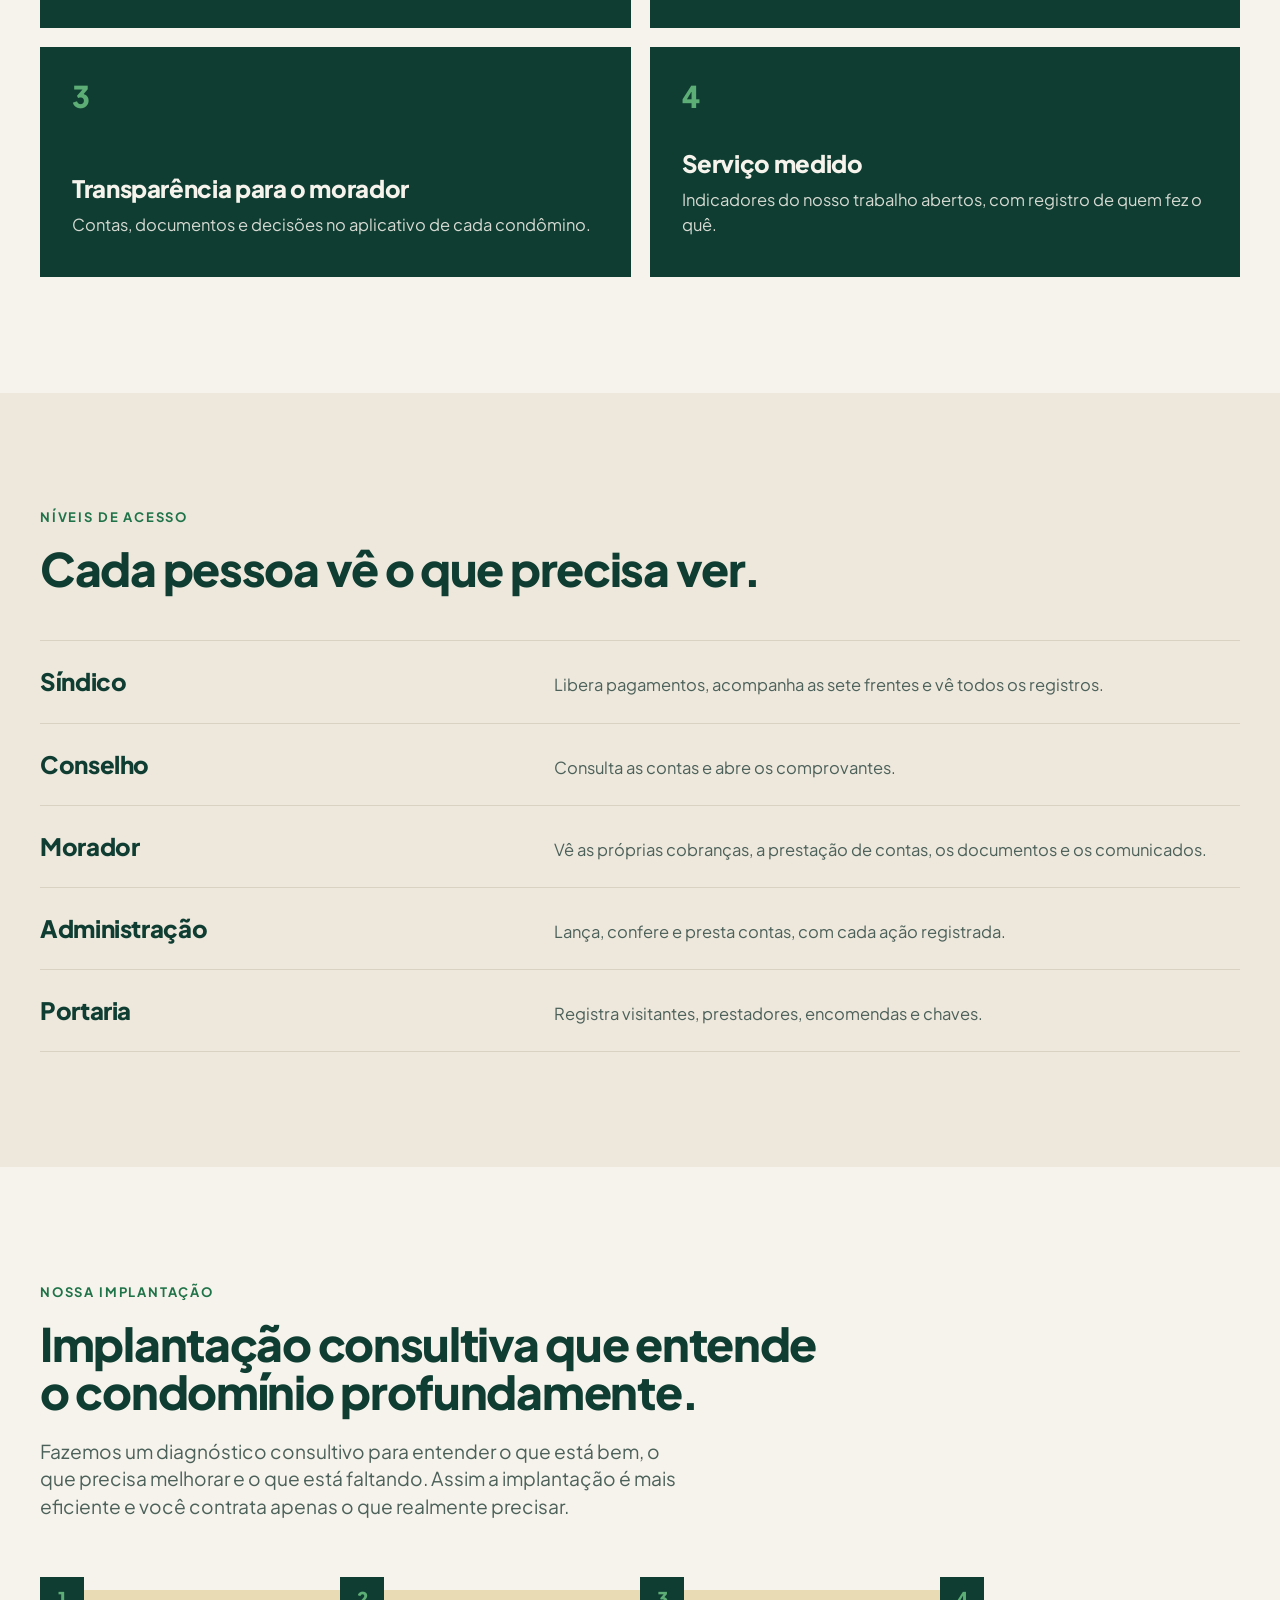
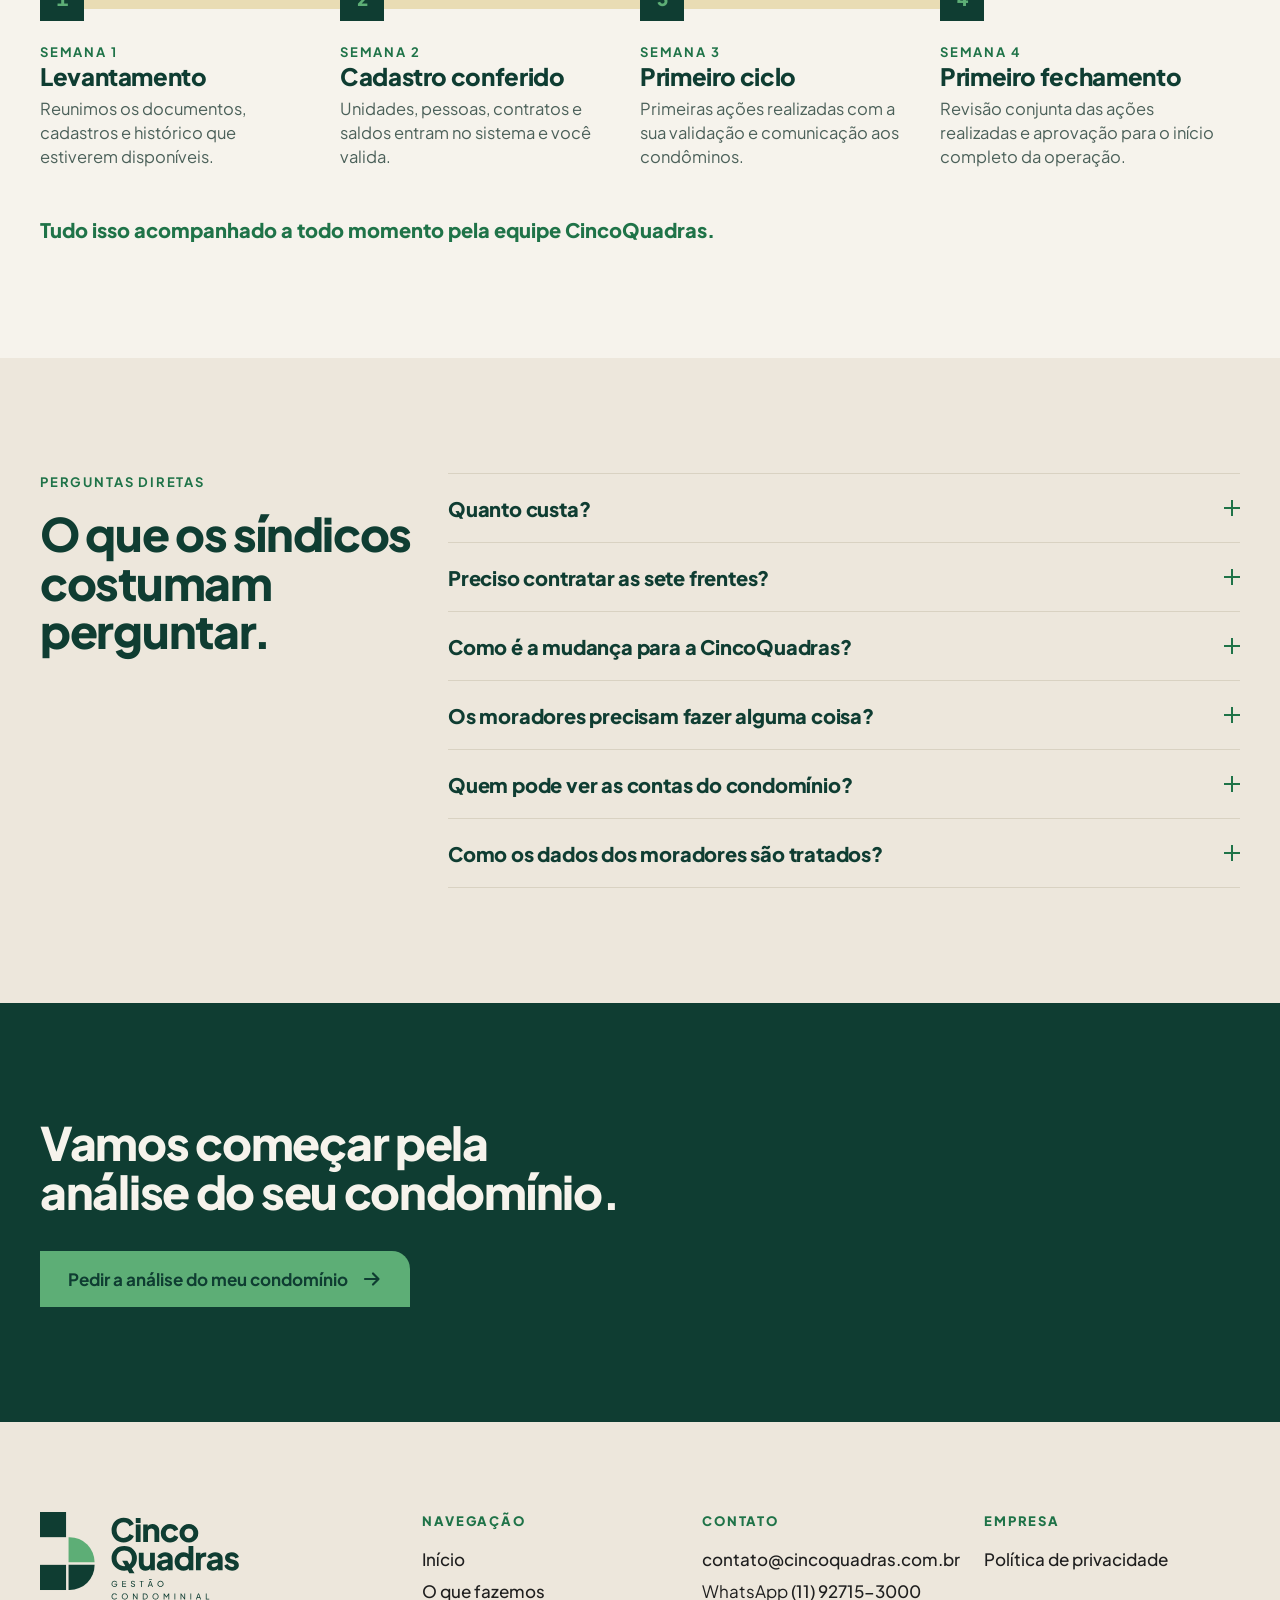
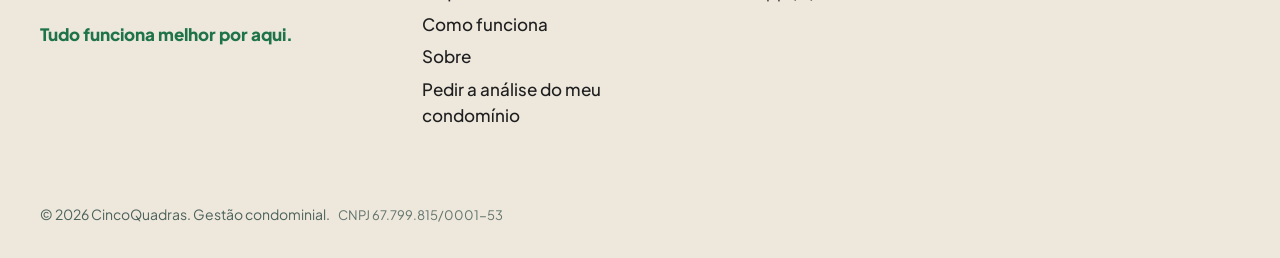
<file: public_html/como-funciona.html>
<!doctype html>
<html lang="pt-BR">
<head>
<meta charset="utf-8">
<meta name="viewport" content="width=device-width, initial-scale=1">
<title>Como funciona a gestão do seu condomínio | CincoQuadras</title>
<meta name="description" content="Você decide, a CincoQuadras faz e tudo fica registrado. Veja o caminho de um pagamento, o que cada pessoa enxerga e como é a implantação em quatro semanas.">
<link rel="canonical" href="https://cincoquadras.com.br/como-funciona.html">
<link rel="icon" type="image/svg+xml" href="assets/brand/favicon.svg">
<link rel="apple-touch-icon" href="assets/brand/apple-touch-icon.png">
<meta name="theme-color" content="#F6F3EC">
<meta property="og:title" content="Como funciona a gestão do seu condomínio | CincoQuadras">
<meta property="og:description" content="Você decide, a CincoQuadras faz e tudo fica registrado. Veja o caminho de um pagamento, o que cada pessoa enxerga e como é a implantação em quatro semanas.">
<meta property="og:type" content="website">
<meta property="og:locale" content="pt_BR">
<meta property="og:url" content="https://cincoquadras.com.br/como-funciona.html">
<meta property="og:site_name" content="CincoQuadras">
<meta property="og:image" content="https://cincoquadras.com.br/assets/img/og-cincoquadras.png">
<meta property="og:image:width" content="1200">
<meta property="og:image:height" content="630">
<meta name="twitter:card" content="summary_large_image">
<script>if(/^https?:/.test(location.protocol)){["800","400"].forEach(function(w){var l=document.createElement("link");l.rel="preload";l.as="font";l.type="font/woff2";l.crossOrigin="";l.href="assets/fonts/plus-jakarta-sans-latin-"+w+"-normal.woff2";document.head.appendChild(l)})}</script>
<link rel="stylesheet" href="assets/css/site.css">
<script>document.documentElement.className+=" js";try{history.scrollRestoration="manual"}catch(e){}</script>
</head>
<body>
<a class="skip" href="#conteudo">Pular para o conteúdo</a>
<header class="hdr" id="topo">
  <div class="wrap hdr__in">
    <a class="hdr__logo" href="index.html"><img src="assets/brand/logo-positivo.svg" alt="CincoQuadras, início" width="150" height="58"></a>
    <div class="hdr__right">
      <nav class="menu" id="menu" aria-label="Principal">
        <div class="menu__panel-top"><img src="assets/brand/logo-negativo.svg" alt="CincoQuadras" width="132" height="51"><button type="button" class="menu__close">Fechar</button></div>
        <div class="menu__links"><a href="index.html">Início</a><a href="o-que-fazemos.html">O que fazemos</a><a href="como-funciona.html" aria-current="page">Como funciona</a><a href="sobre.html">Sobre</a></div>
        <div class="menu__extra"><a class="btn btn--main" href="analise.html">Pedir a análise do meu condomínio <svg viewBox="0 0 20 20" aria-hidden="true"><path d="M3 10h13M11 4.5l5.5 5.5-5.5 5.5" fill="none" stroke="currentColor" stroke-width="2.2" stroke-linecap="round" stroke-linejoin="round"/></svg></a><span class="sign">Tudo funciona melhor por aqui.</span></div>
      </nav>
      <a class="btn btn--sm" href="analise.html">Pedir análise</a>
      <button type="button" class="hdr__btn" aria-expanded="false" aria-controls="menu">Menu</button>
    </div>
  </div>
</header>
<main id="conteudo">
<!-- Abertura -->
<section class="band band--papel hero hero--inner" aria-labelledby="t-cf-h1">
  <div class="wrap">
    <h1 id="t-cf-h1">Você decide. Nós fazemos. Tudo fica registrado.</h1>
    <p class="lead">A liderança do condomínio continua sendo sua. O trabalho do dia a dia passa a ser nosso, e cada passo fica à vista.</p>
  </div>
</section>

<!-- O caminho de um pagamento -->
<section class="band band--cidade" aria-labelledby="t-caminho">
  <div class="wrap">
    <div class="sechead" data-reveal>
      <span class="eyebrow">Um exemplo</span>
      <h2 id="t-caminho">O caminho de um pagamento.</h2>
    </div>
    <ol class="path" data-stagger>
      <li class="path__road" aria-hidden="true"></li>
      <li class="pstep" data-reveal><span class="no tnum">1</span><h3>A conta chega</h3><p>Lançamos a despesa com a nota fiscal anexada.</p></li>
      <li class="pstep" data-reveal><span class="no tnum">2</span><h3>Nós conferimos</h3><p>Comparamos com o contrato e com o orçamento do condomínio.</p></li>
      <li class="pstep pstep--hl" data-reveal><span class="no tnum">3</span><h3>Você libera</h3><p>O pagamento aparece para a sua liberação, no celular ou no computador.</p></li>
      <li class="pstep" data-reveal><span class="no tnum">4</span><h3>Pagamos e registramos</h3><p>O comprovante entra na prestação de contas, aberto para conferência.</p></li>
    </ol>
  </div>
</section>

<!-- Quatro pontos de conferência -->
<section class="band band--papel" aria-labelledby="t-confere">
  <div class="wrap">
    <div class="sechead" data-reveal>
      <span class="eyebrow">Como você confere</span>
      <h2 id="t-confere">Tudo o que fazemos, você confere.</h2>
      <p class="lead">Cada conta, cada decisão e cada atendimento ficam registrados e abertos para o síndico e o conselho.</p>
    </div>
    <div class="mosaic" data-stagger>
      <div class="mblk" data-reveal><span class="n tnum">1</span><h3>Comprovante em cada lançamento</h3><p>Toda despesa da prestação de contas abre a nota e o comprovante.</p></div>
      <div class="mblk mblk--curve" data-reveal><span class="n tnum">2</span><h3>Nada sai sem você</h3><p>Os pagamentos só são feitos depois da sua liberação.</p></div>
      <div class="mblk" data-reveal><span class="n tnum">3</span><h3>Transparência para o morador</h3><p>Contas, documentos e decisões no aplicativo de cada condômino.</p></div>
      <div class="mblk" data-reveal><span class="n tnum">4</span><h3>Serviço medido</h3><p>Indicadores do nosso trabalho abertos, com registro de quem fez o quê.</p></div>
    </div>
  </div>
</section>

<!-- Quem vê o quê -->
<section class="band band--areia" aria-labelledby="t-acesso">
  <div class="wrap">
    <div class="sechead" data-reveal>
      <span class="eyebrow">Níveis de acesso</span>
      <h2 id="t-acesso">Cada pessoa vê o que precisa ver.</h2>
    </div>
    <ul class="acc" data-stagger>
      <li data-reveal><b>Síndico</b><span>Libera pagamentos, acompanha as sete frentes e vê todos os registros.</span></li>
      <li data-reveal><b>Conselho</b><span>Consulta as contas e abre os comprovantes.</span></li>
      <li data-reveal><b>Morador</b><span>Vê as próprias cobranças, a prestação de contas, os documentos e os comunicados.</span></li>
      <li data-reveal><b>Administração</b><span>Lança, confere e presta contas, com cada ação registrada.</span></li>
      <li data-reveal><b>Portaria</b><span>Registra visitantes, prestadores, encomendas e chaves.</span></li>
    </ul>
  </div>
</section>

<!-- Implantação -->
<section class="band band--papel" aria-labelledby="t-implantacao">
  <div class="wrap">
    <div class="sechead" data-reveal>
      <span class="eyebrow">Nossa implantação</span>
      <h2 id="t-implantacao">Implantação consultiva que entende o condomínio profundamente.</h2>
      <p class="lead">Fazemos um diagnóstico consultivo para entender o que está bem, o que precisa melhorar e o que está faltando. Assim a implantação é mais eficiente e você contrata apenas o que realmente precisar.</p>
    </div>
    <ol class="tl" data-stagger>
      <li class="tl__road" aria-hidden="true" style="list-style:none"></li>
      <li class="step" data-reveal><span class="no">1</span><span class="wk">Semana 1</span><h3>Levantamento</h3><p>Reunimos os documentos, cadastros e histórico que estiverem disponíveis.</p></li>
      <li class="step" data-reveal><span class="no">2</span><span class="wk">Semana 2</span><h3>Cadastro conferido</h3><p>Unidades, pessoas, contratos e saldos entram no sistema e você valida.</p></li>
      <li class="step" data-reveal><span class="no">3</span><span class="wk">Semana 3</span><h3>Primeiro ciclo</h3><p>Primeiras ações realizadas com a sua validação e comunicação aos condôminos.</p></li>
      <li class="step" data-reveal><span class="no">4</span><span class="wk">Semana 4</span><h3>Primeiro fechamento</h3><p>Revisão conjunta das ações realizadas e aprovação para o início completo da operação.</p></li>
    </ol>
    <p class="tl__foot" data-reveal>Tudo isso acompanhado a todo momento pela equipe CincoQuadras.</p>
  </div>
</section>


<!-- Perguntas diretas -->
<section class="band band--areia" aria-labelledby="t-perguntas">
  <div class="wrap">
    <div class="grid faq__grid">
      <div class="c4" data-reveal>
        <span class="eyebrow">Perguntas diretas</span>
        <h2 id="t-perguntas">O que os síndicos costumam perguntar.</h2>
      </div>
      <div class="c8">
        <div class="faq">
          <details><summary>Quanto custa?<span class="pm" aria-hidden="true"></span></summary><p>O valor depende do tamanho do condomínio e das frentes contratadas. Depois da análise, você recebe a proposta por escrito, com tudo o que está incluído.</p></details>
          <details><summary>Preciso contratar as sete frentes?<span class="pm" aria-hidden="true"></span></summary><p>Não. A análise mostra o que faz sentido para o seu condomínio, e você contrata só o que precisar. Dá para ampliar depois.</p></details>
          <details><summary>Como é a mudança para a CincoQuadras?<span class="pm" aria-hidden="true"></span></summary><p>Leva quatro semanas, com roteiro e acompanhamento da nossa equipe: levantamento, cadastro conferido, primeiro ciclo e primeiro fechamento.</p></details>
          <details><summary>Os moradores precisam fazer alguma coisa?<span class="pm" aria-hidden="true"></span></summary><p>Cada morador recebe acesso ao aplicativo, onde vê cobranças, reservas, comunicados, visitantes e encomendas.</p></details>
          <details><summary>Quem pode ver as contas do condomínio?<span class="pm" aria-hidden="true"></span></summary><p>Síndico, conselho e moradores, cada um no seu nível de acesso.</p></details>
          <details><summary>Como os dados dos moradores são tratados?<span class="pm" aria-hidden="true"></span></summary><p>Os dados são usados apenas para a gestão do condomínio, conforme a nossa <a class="inl" href="privacidade.html">Política de privacidade</a>.</p></details>
        </div>
      </div>
    </div>
  </div>
</section>

<!-- Fecho -->
<section class="band band--cidade" aria-labelledby="t-fecho">
  <div class="wrap">
    <div class="sechead" data-reveal>
      <h2 id="t-fecho">Vamos começar pela análise do seu condomínio.</h2>
    </div>
    <p style="margin-top:36px" data-reveal><a class="btn btn--main" href="analise.html">Pedir a análise do meu condomínio <svg viewBox="0 0 20 20" aria-hidden="true"><path d="M3 10h13M11 4.5l5.5 5.5-5.5 5.5" fill="none" stroke="currentColor" stroke-width="2.2" stroke-linecap="round" stroke-linejoin="round"/></svg></a></p>
  </div>
</section>

</main>
<footer class="ftr">
  <div class="wrap">
    <div class="ftr__grid">
      <div><img src="assets/brand/logo-principal-positivo.svg" alt="CincoQuadras, gestão condominial" width="200" height="91"><p class="sign">Tudo funciona melhor por aqui.</p></div>
      <div><h2>Navegação</h2><ul><li><a href="index.html">Início</a></li><li><a href="o-que-fazemos.html">O que fazemos</a></li><li><a href="como-funciona.html">Como funciona</a></li><li><a href="sobre.html">Sobre</a></li><li><a href="analise.html">Pedir a análise do meu condomínio</a></li></ul></div>
      <div><h2>Contato</h2><ul><li><a href="mailto:contato@cincoquadras.com.br">contato@cincoquadras.com.br</a></li><li>WhatsApp <a href="https://wa.me/5511927153000" target="_blank" rel="noopener">(11) 92715-3000</a></li></ul></div>
      <div><h2>Empresa</h2><ul><li><a href="privacidade.html">Política de privacidade</a></li></ul></div>
    </div>
    <p class="ftr__end">© 2026 CincoQuadras. Gestão condominial. <span class="ftr__cnpj">CNPJ 67.799.815/0001-53</span></p>
  </div>
</footer>
<script src="assets/js/site.js" defer></script>
</body>
</html>
</file>
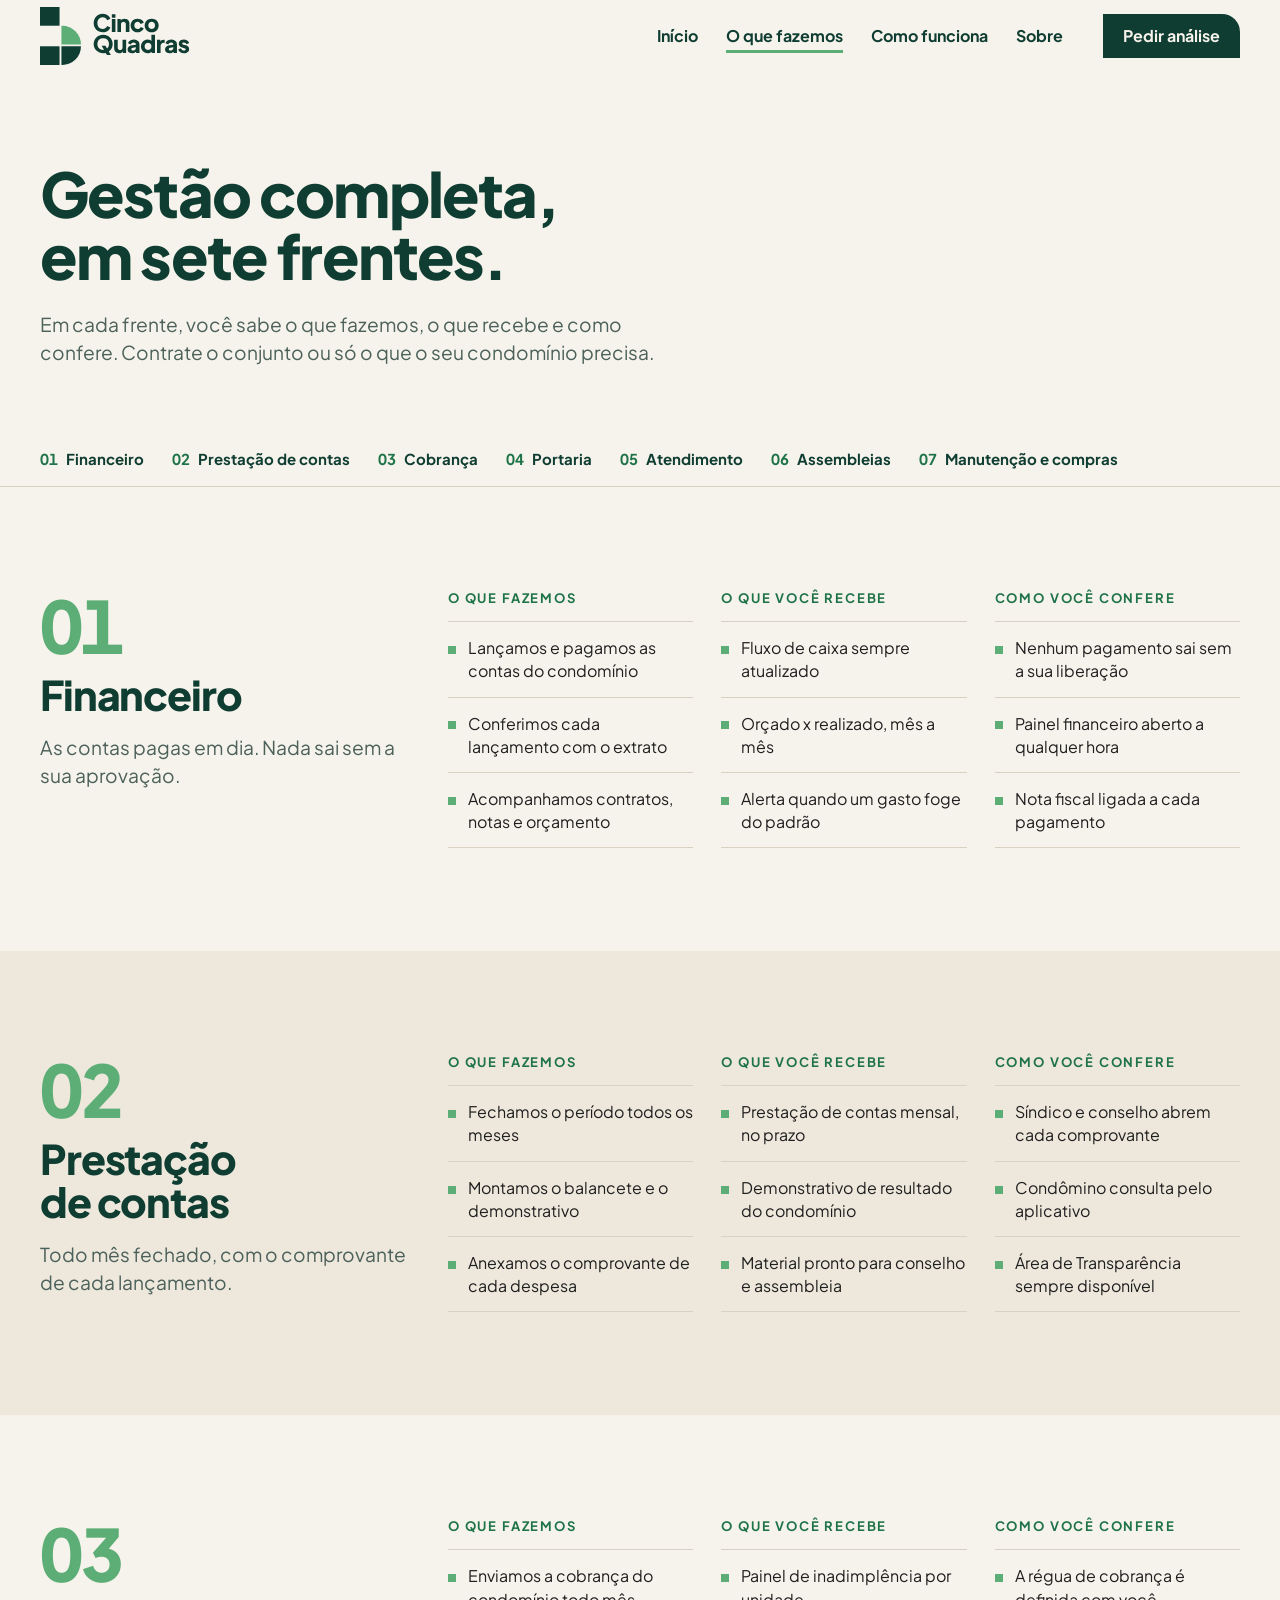
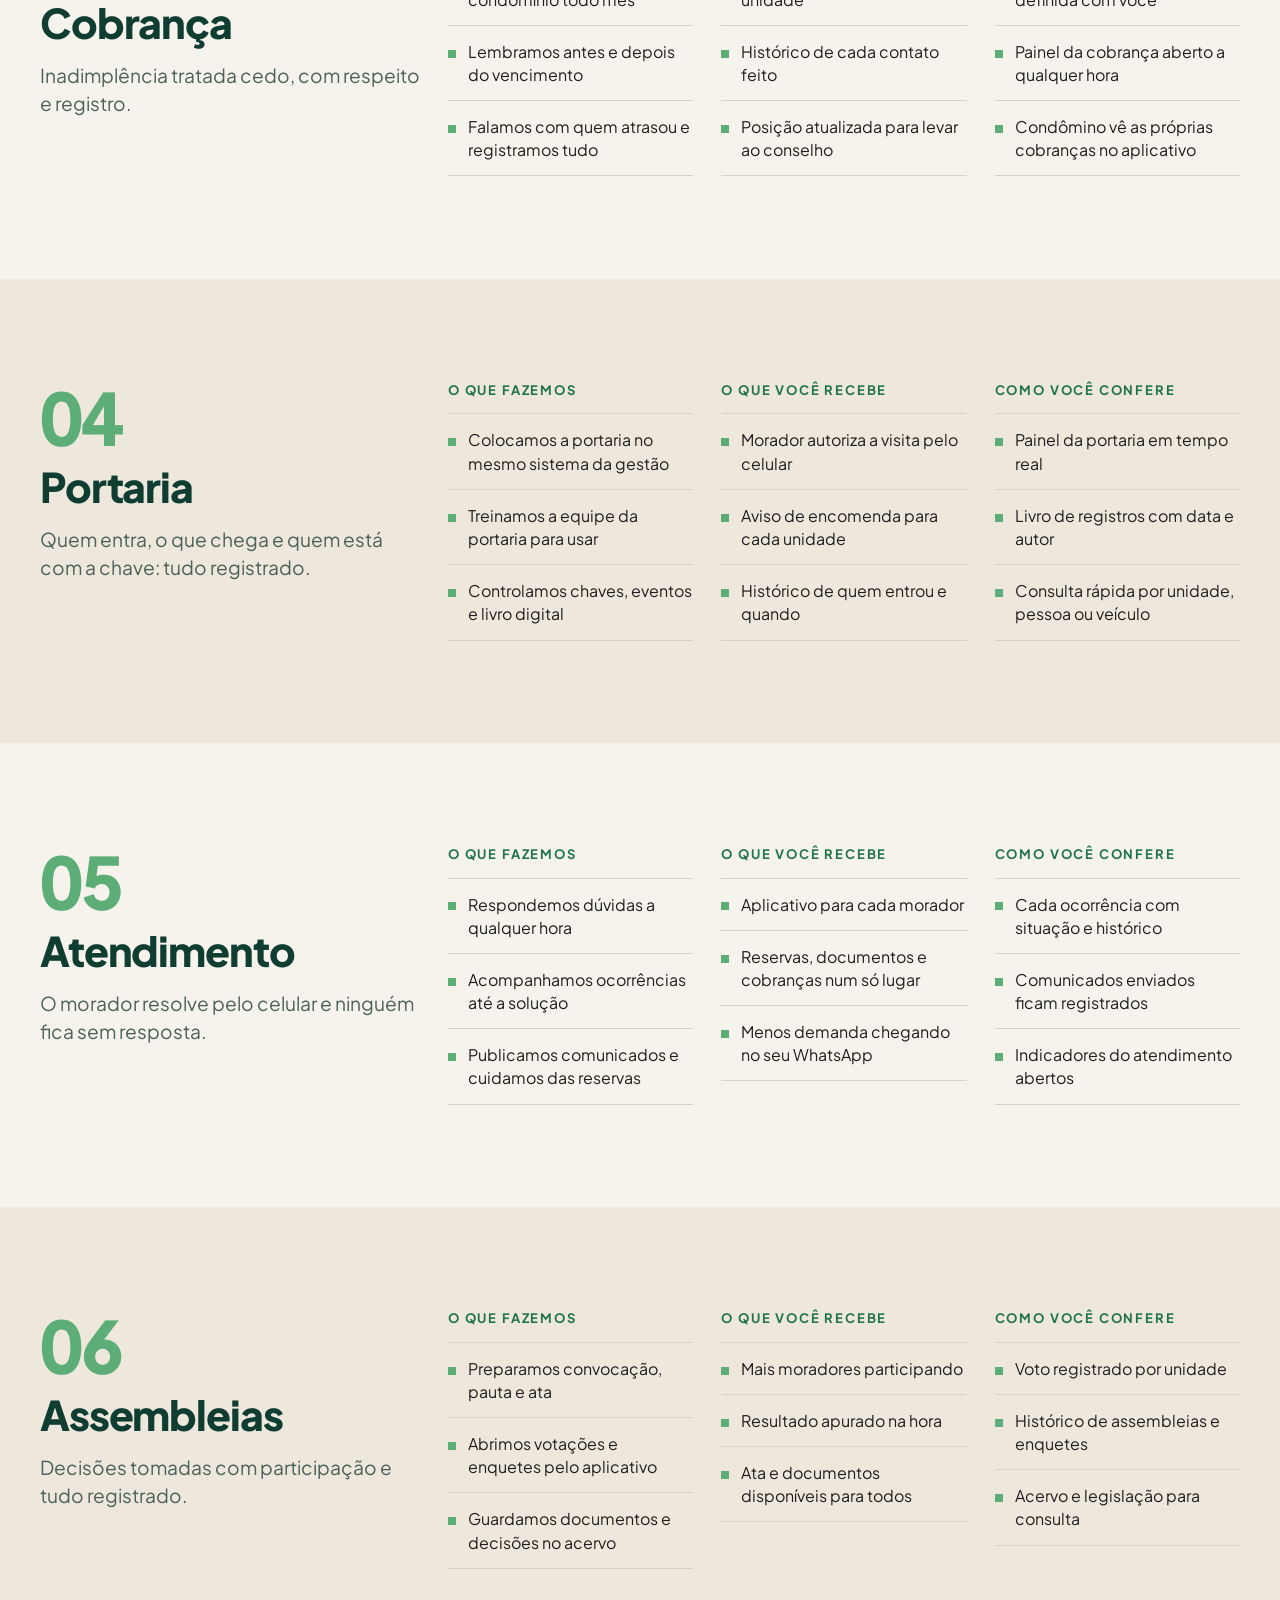
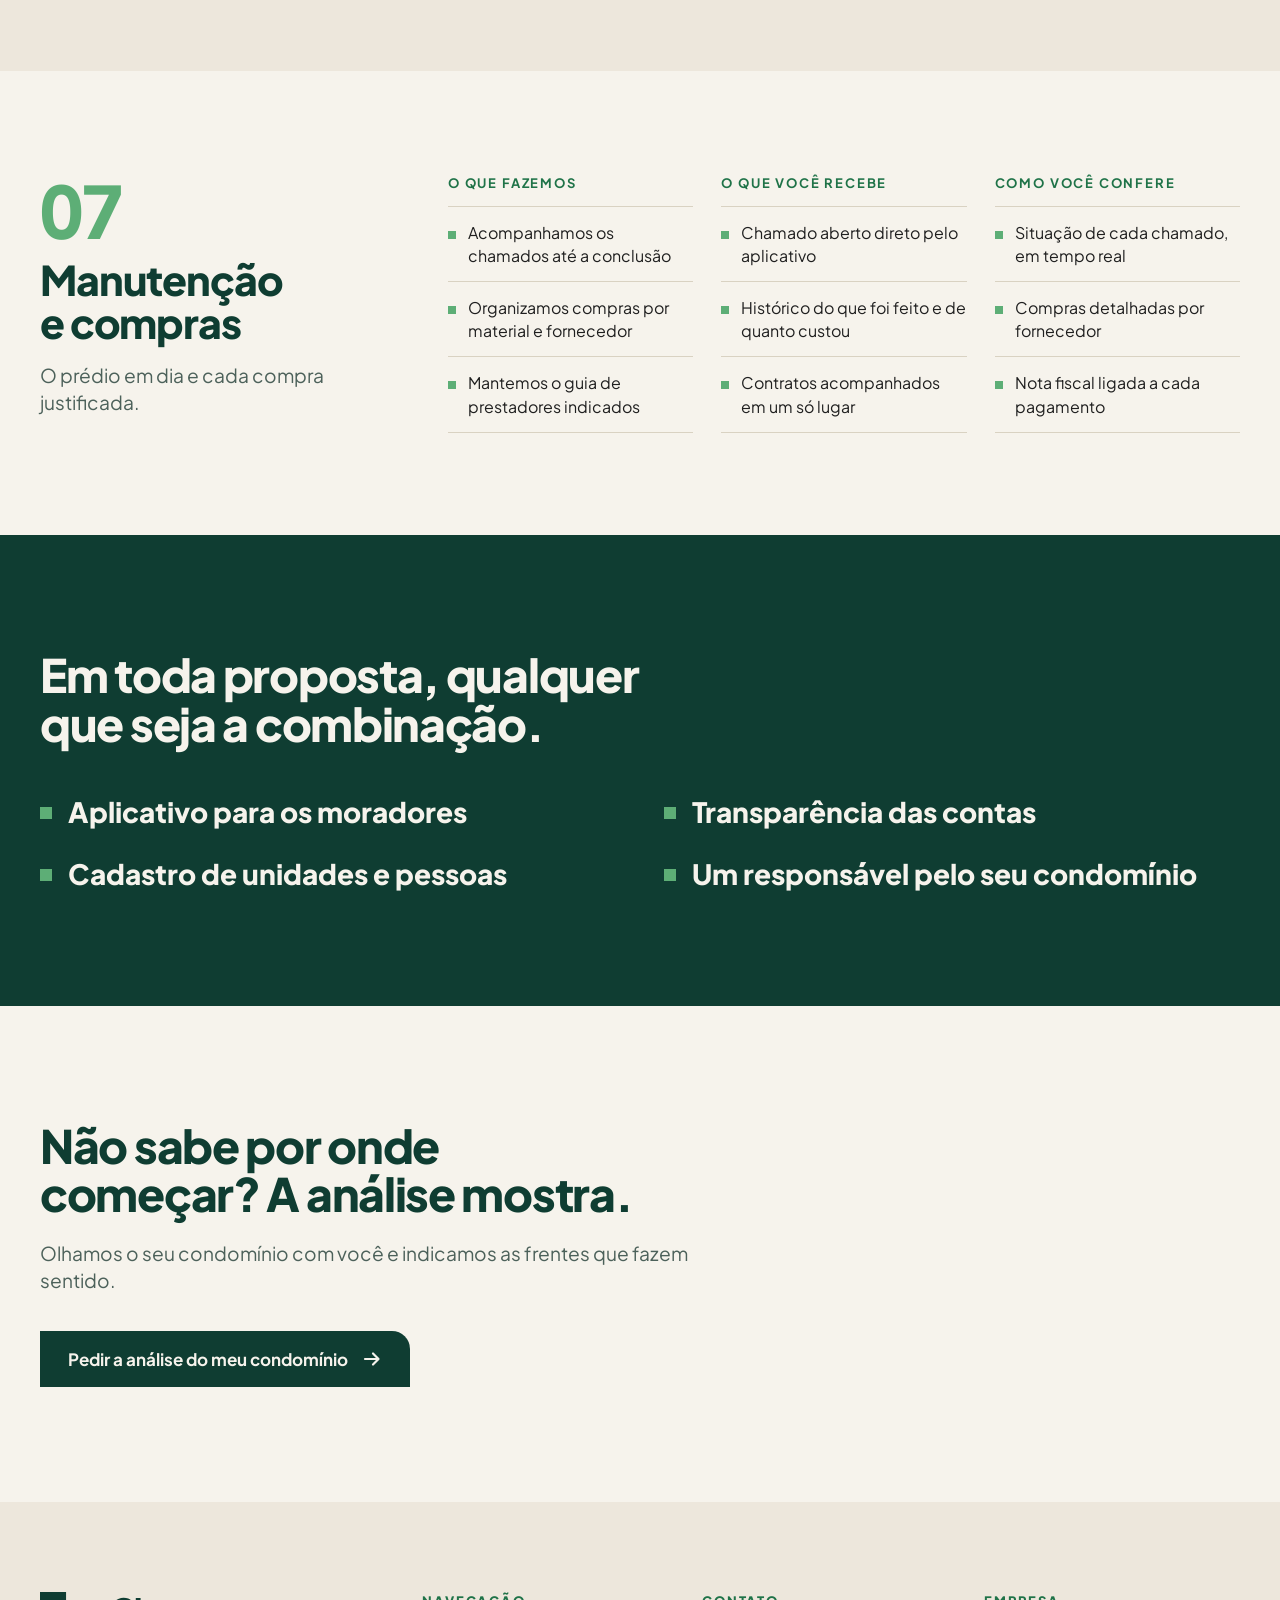
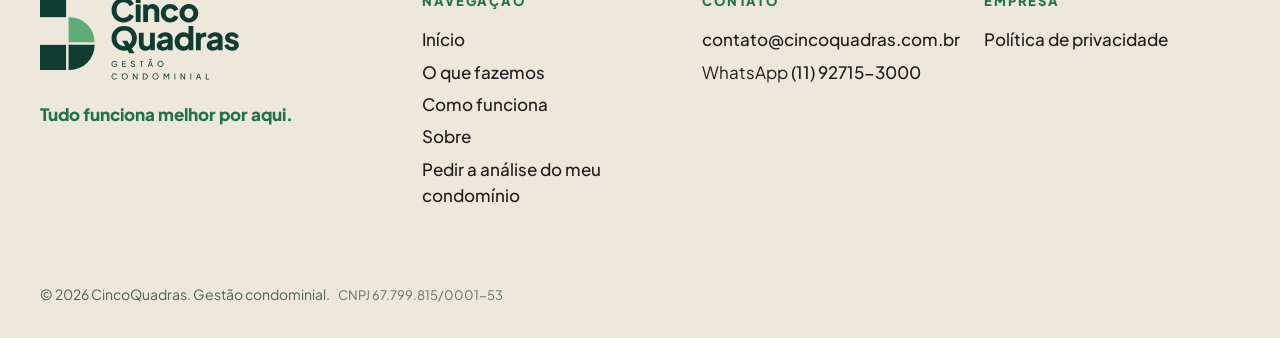
<file: public_html/o-que-fazemos.html>
<!doctype html>
<html lang="pt-BR">
<head>
<meta charset="utf-8">
<meta name="viewport" content="width=device-width, initial-scale=1">
<title>O que fazemos: gestão de condomínios em sete frentes | CincoQuadras</title>
<meta name="description" content="Financeiro, prestação de contas, cobrança, portaria, atendimento, assembleias, manutenção e compras. Veja o que a CincoQuadras faz, o que você recebe e como confere.">
<link rel="canonical" href="https://cincoquadras.com.br/o-que-fazemos.html">
<link rel="icon" type="image/svg+xml" href="assets/brand/favicon.svg">
<link rel="apple-touch-icon" href="assets/brand/apple-touch-icon.png">
<meta name="theme-color" content="#F6F3EC">
<meta property="og:title" content="O que fazemos: gestão de condomínios em sete frentes | CincoQuadras">
<meta property="og:description" content="Financeiro, prestação de contas, cobrança, portaria, atendimento, assembleias, manutenção e compras. Veja o que a CincoQuadras faz, o que você recebe e como confere.">
<meta property="og:type" content="website">
<meta property="og:locale" content="pt_BR">
<meta property="og:url" content="https://cincoquadras.com.br/o-que-fazemos.html">
<meta property="og:site_name" content="CincoQuadras">
<meta property="og:image" content="https://cincoquadras.com.br/assets/img/og-cincoquadras.png">
<meta property="og:image:width" content="1200">
<meta property="og:image:height" content="630">
<meta name="twitter:card" content="summary_large_image">
<script>if(/^https?:/.test(location.protocol)){["800","400"].forEach(function(w){var l=document.createElement("link");l.rel="preload";l.as="font";l.type="font/woff2";l.crossOrigin="";l.href="assets/fonts/plus-jakarta-sans-latin-"+w+"-normal.woff2";document.head.appendChild(l)})}</script>
<link rel="stylesheet" href="assets/css/site.css">
<script>document.documentElement.className+=" js";try{history.scrollRestoration="manual"}catch(e){}</script>
</head>
<body>
<a class="skip" href="#conteudo">Pular para o conteúdo</a>
<header class="hdr" id="topo">
  <div class="wrap hdr__in">
    <a class="hdr__logo" href="index.html"><img src="assets/brand/logo-positivo.svg" alt="CincoQuadras, início" width="150" height="58"></a>
    <div class="hdr__right">
      <nav class="menu" id="menu" aria-label="Principal">
        <div class="menu__panel-top"><img src="assets/brand/logo-negativo.svg" alt="CincoQuadras" width="132" height="51"><button type="button" class="menu__close">Fechar</button></div>
        <div class="menu__links"><a href="index.html">Início</a><a href="o-que-fazemos.html" aria-current="page">O que fazemos</a><a href="como-funciona.html">Como funciona</a><a href="sobre.html">Sobre</a></div>
        <div class="menu__extra"><a class="btn btn--main" href="analise.html">Pedir a análise do meu condomínio <svg viewBox="0 0 20 20" aria-hidden="true"><path d="M3 10h13M11 4.5l5.5 5.5-5.5 5.5" fill="none" stroke="currentColor" stroke-width="2.2" stroke-linecap="round" stroke-linejoin="round"/></svg></a><span class="sign">Tudo funciona melhor por aqui.</span></div>
      </nav>
      <a class="btn btn--sm" href="analise.html">Pedir análise</a>
      <button type="button" class="hdr__btn" aria-expanded="false" aria-controls="menu">Menu</button>
    </div>
  </div>
</header>
<main id="conteudo">
<!-- Abertura -->
<section class="band band--papel hero hero--inner" aria-labelledby="t-frentes-h1">
  <div class="wrap">
    <h1 id="t-frentes-h1">Gestão completa, em sete frentes.</h1>
    <p class="lead">Em cada frente, você sabe o que fazemos, o que recebe e como confere. Contrate o conjunto ou só o que o seu condomínio precisa.</p>
  </div>
</section>
<nav class="anchors" aria-label="As sete frentes">
  <div class="wrap"><ul>
    <li><a href="#financeiro"><span class="tnum">01</span> Financeiro</a></li>
    <li><a href="#prestacao-de-contas"><span class="tnum">02</span> Prestação de contas</a></li>
    <li><a href="#cobranca"><span class="tnum">03</span> Cobrança</a></li>
    <li><a href="#portaria"><span class="tnum">04</span> Portaria</a></li>
    <li><a href="#atendimento"><span class="tnum">05</span> Atendimento</a></li>
    <li><a href="#assembleias"><span class="tnum">06</span> Assembleias</a></li>
    <li><a href="#manutencao-e-compras"><span class="tnum">07</span> Manutenção e compras</a></li>
  </ul></div>
</nav>

<section class="band band--papel front" id="financeiro" aria-labelledby="h-financeiro">
  <div class="wrap">
    <div class="grid front__grid">
      <div class="c4" data-reveal>
        <span class="front__n tnum" aria-hidden="true">01</span>
        <h2 id="h-financeiro">Financeiro</h2>
        <p class="lead">As contas pagas em dia. Nada sai sem a sua aprovação.</p>
      </div>
      <div class="c8">
        <div class="trio" data-stagger>
          <div data-reveal><h3 class="trio__t">O que fazemos</h3><ul><li>Lançamos e pagamos as contas do condomínio</li><li>Conferimos cada lançamento com o extrato</li><li>Acompanhamos contratos, notas e orçamento</li></ul></div>
          <div data-reveal><h3 class="trio__t">O que você recebe</h3><ul><li>Fluxo de caixa sempre atualizado</li><li>Orçado x realizado, mês a mês</li><li>Alerta quando um gasto foge do padrão</li></ul></div>
          <div data-reveal><h3 class="trio__t">Como você confere</h3><ul><li>Nenhum pagamento sai sem a sua liberação</li><li>Painel financeiro aberto a qualquer hora</li><li>Nota fiscal ligada a cada pagamento</li></ul></div>
        </div>
      </div>
    </div>
  </div>
</section>

<section class="band band--areia front" id="prestacao-de-contas" aria-labelledby="h-prestacao-de-contas">
  <div class="wrap">
    <div class="grid front__grid">
      <div class="c4" data-reveal>
        <span class="front__n tnum" aria-hidden="true">02</span>
        <h2 id="h-prestacao-de-contas">Prestação de contas</h2>
        <p class="lead">Todo mês fechado, com o comprovante de cada lançamento.</p>
      </div>
      <div class="c8">
        <div class="trio" data-stagger>
          <div data-reveal><h3 class="trio__t">O que fazemos</h3><ul><li>Fechamos o período todos os meses</li><li>Montamos o balancete e o demonstrativo</li><li>Anexamos o comprovante de cada despesa</li></ul></div>
          <div data-reveal><h3 class="trio__t">O que você recebe</h3><ul><li>Prestação de contas mensal, no prazo</li><li>Demonstrativo de resultado do condomínio</li><li>Material pronto para conselho e assembleia</li></ul></div>
          <div data-reveal><h3 class="trio__t">Como você confere</h3><ul><li>Síndico e conselho abrem cada comprovante</li><li>Condômino consulta pelo aplicativo</li><li>Área de Transparência sempre disponível</li></ul></div>
        </div>
      </div>
    </div>
  </div>
</section>

<section class="band band--papel front" id="cobranca" aria-labelledby="h-cobranca">
  <div class="wrap">
    <div class="grid front__grid">
      <div class="c4" data-reveal>
        <span class="front__n tnum" aria-hidden="true">03</span>
        <h2 id="h-cobranca">Cobrança</h2>
        <p class="lead">Inadimplência tratada cedo, com respeito e registro.</p>
      </div>
      <div class="c8">
        <div class="trio" data-stagger>
          <div data-reveal><h3 class="trio__t">O que fazemos</h3><ul><li>Enviamos a cobrança do condomínio todo mês</li><li>Lembramos antes e depois do vencimento</li><li>Falamos com quem atrasou e registramos tudo</li></ul></div>
          <div data-reveal><h3 class="trio__t">O que você recebe</h3><ul><li>Painel de inadimplência por unidade</li><li>Histórico de cada contato feito</li><li>Posição atualizada para levar ao conselho</li></ul></div>
          <div data-reveal><h3 class="trio__t">Como você confere</h3><ul><li>A régua de cobrança é definida com você</li><li>Painel da cobrança aberto a qualquer hora</li><li>Condômino vê as próprias cobranças no aplicativo</li></ul></div>
        </div>
      </div>
    </div>
  </div>
</section>

<section class="band band--areia front" id="portaria" aria-labelledby="h-portaria">
  <div class="wrap">
    <div class="grid front__grid">
      <div class="c4" data-reveal>
        <span class="front__n tnum" aria-hidden="true">04</span>
        <h2 id="h-portaria">Portaria</h2>
        <p class="lead">Quem entra, o que chega e quem está com a chave: tudo registrado.</p>
      </div>
      <div class="c8">
        <div class="trio" data-stagger>
          <div data-reveal><h3 class="trio__t">O que fazemos</h3><ul><li>Colocamos a portaria no mesmo sistema da gestão</li><li>Treinamos a equipe da portaria para usar</li><li>Controlamos chaves, eventos e livro digital</li></ul></div>
          <div data-reveal><h3 class="trio__t">O que você recebe</h3><ul><li>Morador autoriza a visita pelo celular</li><li>Aviso de encomenda para cada unidade</li><li>Histórico de quem entrou e quando</li></ul></div>
          <div data-reveal><h3 class="trio__t">Como você confere</h3><ul><li>Painel da portaria em tempo real</li><li>Livro de registros com data e autor</li><li>Consulta rápida por unidade, pessoa ou veículo</li></ul></div>
        </div>
      </div>
    </div>
  </div>
</section>

<section class="band band--papel front" id="atendimento" aria-labelledby="h-atendimento">
  <div class="wrap">
    <div class="grid front__grid">
      <div class="c4" data-reveal>
        <span class="front__n tnum" aria-hidden="true">05</span>
        <h2 id="h-atendimento">Atendimento</h2>
        <p class="lead">O morador resolve pelo celular e ninguém fica sem resposta.</p>
      </div>
      <div class="c8">
        <div class="trio" data-stagger>
          <div data-reveal><h3 class="trio__t">O que fazemos</h3><ul><li>Respondemos dúvidas a qualquer hora</li><li>Acompanhamos ocorrências até a solução</li><li>Publicamos comunicados e cuidamos das reservas</li></ul></div>
          <div data-reveal><h3 class="trio__t">O que você recebe</h3><ul><li>Aplicativo para cada morador</li><li>Reservas, documentos e cobranças num só lugar</li><li>Menos demanda chegando no seu WhatsApp</li></ul></div>
          <div data-reveal><h3 class="trio__t">Como você confere</h3><ul><li>Cada ocorrência com situação e histórico</li><li>Comunicados enviados ficam registrados</li><li>Indicadores do atendimento abertos</li></ul></div>
        </div>
      </div>
    </div>
  </div>
</section>

<section class="band band--areia front" id="assembleias" aria-labelledby="h-assembleias">
  <div class="wrap">
    <div class="grid front__grid">
      <div class="c4" data-reveal>
        <span class="front__n tnum" aria-hidden="true">06</span>
        <h2 id="h-assembleias">Assembleias</h2>
        <p class="lead">Decisões tomadas com participação e tudo registrado.</p>
      </div>
      <div class="c8">
        <div class="trio" data-stagger>
          <div data-reveal><h3 class="trio__t">O que fazemos</h3><ul><li>Preparamos convocação, pauta e ata</li><li>Abrimos votações e enquetes pelo aplicativo</li><li>Guardamos documentos e decisões no acervo</li></ul></div>
          <div data-reveal><h3 class="trio__t">O que você recebe</h3><ul><li>Mais moradores participando</li><li>Resultado apurado na hora</li><li>Ata e documentos disponíveis para todos</li></ul></div>
          <div data-reveal><h3 class="trio__t">Como você confere</h3><ul><li>Voto registrado por unidade</li><li>Histórico de assembleias e enquetes</li><li>Acervo e legislação para consulta</li></ul></div>
        </div>
      </div>
    </div>
  </div>
</section>

<section class="band band--papel front" id="manutencao-e-compras" aria-labelledby="h-manutencao-e-compras">
  <div class="wrap">
    <div class="grid front__grid">
      <div class="c4" data-reveal>
        <span class="front__n tnum" aria-hidden="true">07</span>
        <h2 id="h-manutencao-e-compras">Manutenção e compras</h2>
        <p class="lead">O prédio em dia e cada compra justificada.</p>
      </div>
      <div class="c8">
        <div class="trio" data-stagger>
          <div data-reveal><h3 class="trio__t">O que fazemos</h3><ul><li>Acompanhamos os chamados até a conclusão</li><li>Organizamos compras por material e fornecedor</li><li>Mantemos o guia de prestadores indicados</li></ul></div>
          <div data-reveal><h3 class="trio__t">O que você recebe</h3><ul><li>Chamado aberto direto pelo aplicativo</li><li>Histórico do que foi feito e de quanto custou</li><li>Contratos acompanhados em um só lugar</li></ul></div>
          <div data-reveal><h3 class="trio__t">Como você confere</h3><ul><li>Situação de cada chamado, em tempo real</li><li>Compras detalhadas por fornecedor</li><li>Nota fiscal ligada a cada pagamento</li></ul></div>
        </div>
      </div>
    </div>
  </div>
</section>

<!-- Em toda proposta -->
<section class="band band--cidade" aria-labelledby="t-toda">
  <div class="wrap">
    <h2 id="t-toda" data-reveal style="max-width:20em">Em toda proposta, qualquer que seja a combinação.</h2>
    <ul class="bigitems" data-stagger>
      <li data-reveal>Aplicativo para os moradores</li>
      <li data-reveal>Transparência das contas</li>
      <li data-reveal>Cadastro de unidades e pessoas</li>
      <li data-reveal>Um responsável pelo seu condomínio</li>
    </ul>
  </div>
</section>

<!-- Fecho -->
<section class="band band--papel" aria-labelledby="t-fecho">
  <div class="wrap">
    <div class="sechead" data-reveal>
      <h2 id="t-fecho">Não sabe por onde começar? A análise mostra.</h2>
      <p class="lead">Olhamos o seu condomínio com você e indicamos as frentes que fazem sentido.</p>
    </div>
    <p style="margin-top:36px" data-reveal><a class="btn btn--main" href="analise.html">Pedir a análise do meu condomínio <svg viewBox="0 0 20 20" aria-hidden="true"><path d="M3 10h13M11 4.5l5.5 5.5-5.5 5.5" fill="none" stroke="currentColor" stroke-width="2.2" stroke-linecap="round" stroke-linejoin="round"/></svg></a></p>
  </div>
</section>

</main>
<footer class="ftr">
  <div class="wrap">
    <div class="ftr__grid">
      <div><img src="assets/brand/logo-principal-positivo.svg" alt="CincoQuadras, gestão condominial" width="200" height="91"><p class="sign">Tudo funciona melhor por aqui.</p></div>
      <div><h2>Navegação</h2><ul><li><a href="index.html">Início</a></li><li><a href="o-que-fazemos.html">O que fazemos</a></li><li><a href="como-funciona.html">Como funciona</a></li><li><a href="sobre.html">Sobre</a></li><li><a href="analise.html">Pedir a análise do meu condomínio</a></li></ul></div>
      <div><h2>Contato</h2><ul><li><a href="mailto:contato@cincoquadras.com.br">contato@cincoquadras.com.br</a></li><li>WhatsApp <a href="https://wa.me/5511927153000" target="_blank" rel="noopener">(11) 92715-3000</a></li></ul></div>
      <div><h2>Empresa</h2><ul><li><a href="privacidade.html">Política de privacidade</a></li></ul></div>
    </div>
    <p class="ftr__end">© 2026 CincoQuadras. Gestão condominial. <span class="ftr__cnpj">CNPJ 67.799.815/0001-53</span></p>
  </div>
</footer>
<script src="assets/js/site.js" defer></script>
</body>
</html>
</file>
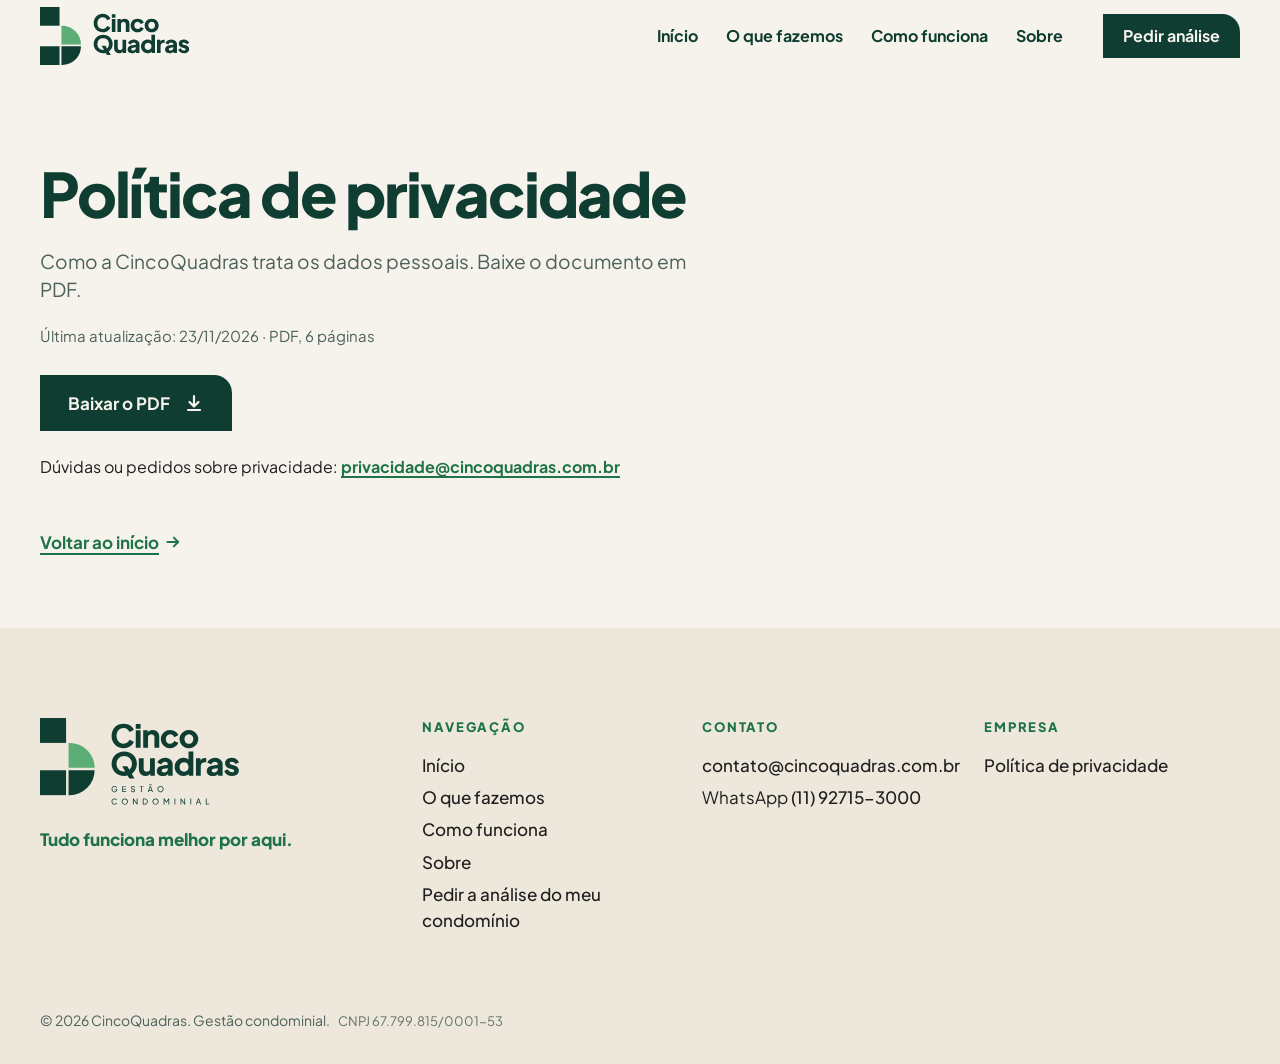
<file: public_html/privacidade.html>
<!doctype html>
<html lang="pt-BR">
<head>
<meta charset="utf-8">
<meta name="viewport" content="width=device-width, initial-scale=1">
<title>Política de privacidade | CincoQuadras</title>
<meta name="description" content="Como a CincoQuadras trata os dados de quem pede a análise do condomínio.">
<meta name="robots" content="noindex">
<link rel="canonical" href="https://cincoquadras.com.br/privacidade.html">
<link rel="icon" type="image/svg+xml" href="assets/brand/favicon.svg">
<link rel="apple-touch-icon" href="assets/brand/apple-touch-icon.png">
<meta name="theme-color" content="#F6F3EC">
<meta property="og:title" content="Política de privacidade | CincoQuadras">
<meta property="og:description" content="Como a CincoQuadras trata os dados de quem pede a análise do condomínio.">
<meta property="og:type" content="website">
<meta property="og:locale" content="pt_BR">
<meta property="og:url" content="https://cincoquadras.com.br/privacidade.html">
<meta property="og:site_name" content="CincoQuadras">
<meta property="og:image" content="https://cincoquadras.com.br/assets/img/og-cincoquadras.png">
<meta property="og:image:width" content="1200">
<meta property="og:image:height" content="630">
<meta name="twitter:card" content="summary_large_image">
<script>if(/^https?:/.test(location.protocol)){["800","400"].forEach(function(w){var l=document.createElement("link");l.rel="preload";l.as="font";l.type="font/woff2";l.crossOrigin="";l.href="assets/fonts/plus-jakarta-sans-latin-"+w+"-normal.woff2";document.head.appendChild(l)})}</script>
<link rel="stylesheet" href="assets/css/site.css">
<script>document.documentElement.className+=" js";try{history.scrollRestoration="manual"}catch(e){}</script>
</head>
<body>
<a class="skip" href="#conteudo">Pular para o conteúdo</a>
<header class="hdr" id="topo">
  <div class="wrap hdr__in">
    <a class="hdr__logo" href="index.html"><img src="assets/brand/logo-positivo.svg" alt="CincoQuadras, início" width="150" height="58"></a>
    <div class="hdr__right">
      <nav class="menu" id="menu" aria-label="Principal">
        <div class="menu__panel-top"><img src="assets/brand/logo-negativo.svg" alt="CincoQuadras" width="132" height="51"><button type="button" class="menu__close">Fechar</button></div>
        <div class="menu__links"><a href="index.html">Início</a><a href="o-que-fazemos.html">O que fazemos</a><a href="como-funciona.html">Como funciona</a><a href="sobre.html">Sobre</a></div>
        <div class="menu__extra"><a class="btn btn--main" href="analise.html">Pedir a análise do meu condomínio <svg viewBox="0 0 20 20" aria-hidden="true"><path d="M3 10h13M11 4.5l5.5 5.5-5.5 5.5" fill="none" stroke="currentColor" stroke-width="2.2" stroke-linecap="round" stroke-linejoin="round"/></svg></a><span class="sign">Tudo funciona melhor por aqui.</span></div>
      </nav>
      <a class="btn btn--sm" href="analise.html">Pedir análise</a>
      <button type="button" class="hdr__btn" aria-expanded="false" aria-controls="menu">Menu</button>
    </div>
  </div>
</header>
<main id="conteudo">
<section class="band band--papel hero--inner" aria-labelledby="t-priv">
  <div class="wrap">
    <div class="prose-page">
      <h1 id="t-priv">Política de privacidade</h1>
      <p class="lead" style="margin-top:24px">Como a CincoQuadras trata os dados pessoais. Baixe o documento em PDF.</p>
      <p class="priv__meta">Última atualização: 23/11/2026 · PDF, 6 páginas</p>
      <div class="cta-row priv__act">
        <a class="btn btn--main" href="assets/docs/politica-de-privacidade-cincoquadras.pdf" download>Baixar o PDF <svg viewBox="0 0 20 20" aria-hidden="true"><path d="M10 3v10M5.5 9l4.5 4.5L14.5 9M4 17h12" fill="none" stroke="currentColor" stroke-width="2.2" stroke-linecap="round" stroke-linejoin="round"/></svg></a>
      </div>
      <p class="priv__ctt">Dúvidas ou pedidos sobre privacidade: <a class="inl" href="mailto:privacidade@cincoquadras.com.br">privacidade@cincoquadras.com.br</a></p>
      <p style="margin-top:40px"><a class="link" href="index.html">Voltar ao início <svg viewBox="0 0 20 20" aria-hidden="true"><path d="M3 10h13M11 4.5l5.5 5.5-5.5 5.5" fill="none" stroke="currentColor" stroke-width="2.4" stroke-linecap="round" stroke-linejoin="round"/></svg></a></p>
    </div>
  </div>
</section>

</main>
<footer class="ftr">
  <div class="wrap">
    <div class="ftr__grid">
      <div><img src="assets/brand/logo-principal-positivo.svg" alt="CincoQuadras, gestão condominial" width="200" height="91"><p class="sign">Tudo funciona melhor por aqui.</p></div>
      <div><h2>Navegação</h2><ul><li><a href="index.html">Início</a></li><li><a href="o-que-fazemos.html">O que fazemos</a></li><li><a href="como-funciona.html">Como funciona</a></li><li><a href="sobre.html">Sobre</a></li><li><a href="analise.html">Pedir a análise do meu condomínio</a></li></ul></div>
      <div><h2>Contato</h2><ul><li><a href="mailto:contato@cincoquadras.com.br">contato@cincoquadras.com.br</a></li><li>WhatsApp <a href="https://wa.me/5511927153000" target="_blank" rel="noopener">(11) 92715-3000</a></li></ul></div>
      <div><h2>Empresa</h2><ul><li><a href="privacidade.html">Política de privacidade</a></li></ul></div>
    </div>
    <p class="ftr__end">© 2026 CincoQuadras. Gestão condominial. <span class="ftr__cnpj">CNPJ 67.799.815/0001-53</span></p>
  </div>
</footer>
<script src="assets/js/site.js" defer></script>
</body>
</html>
</file>
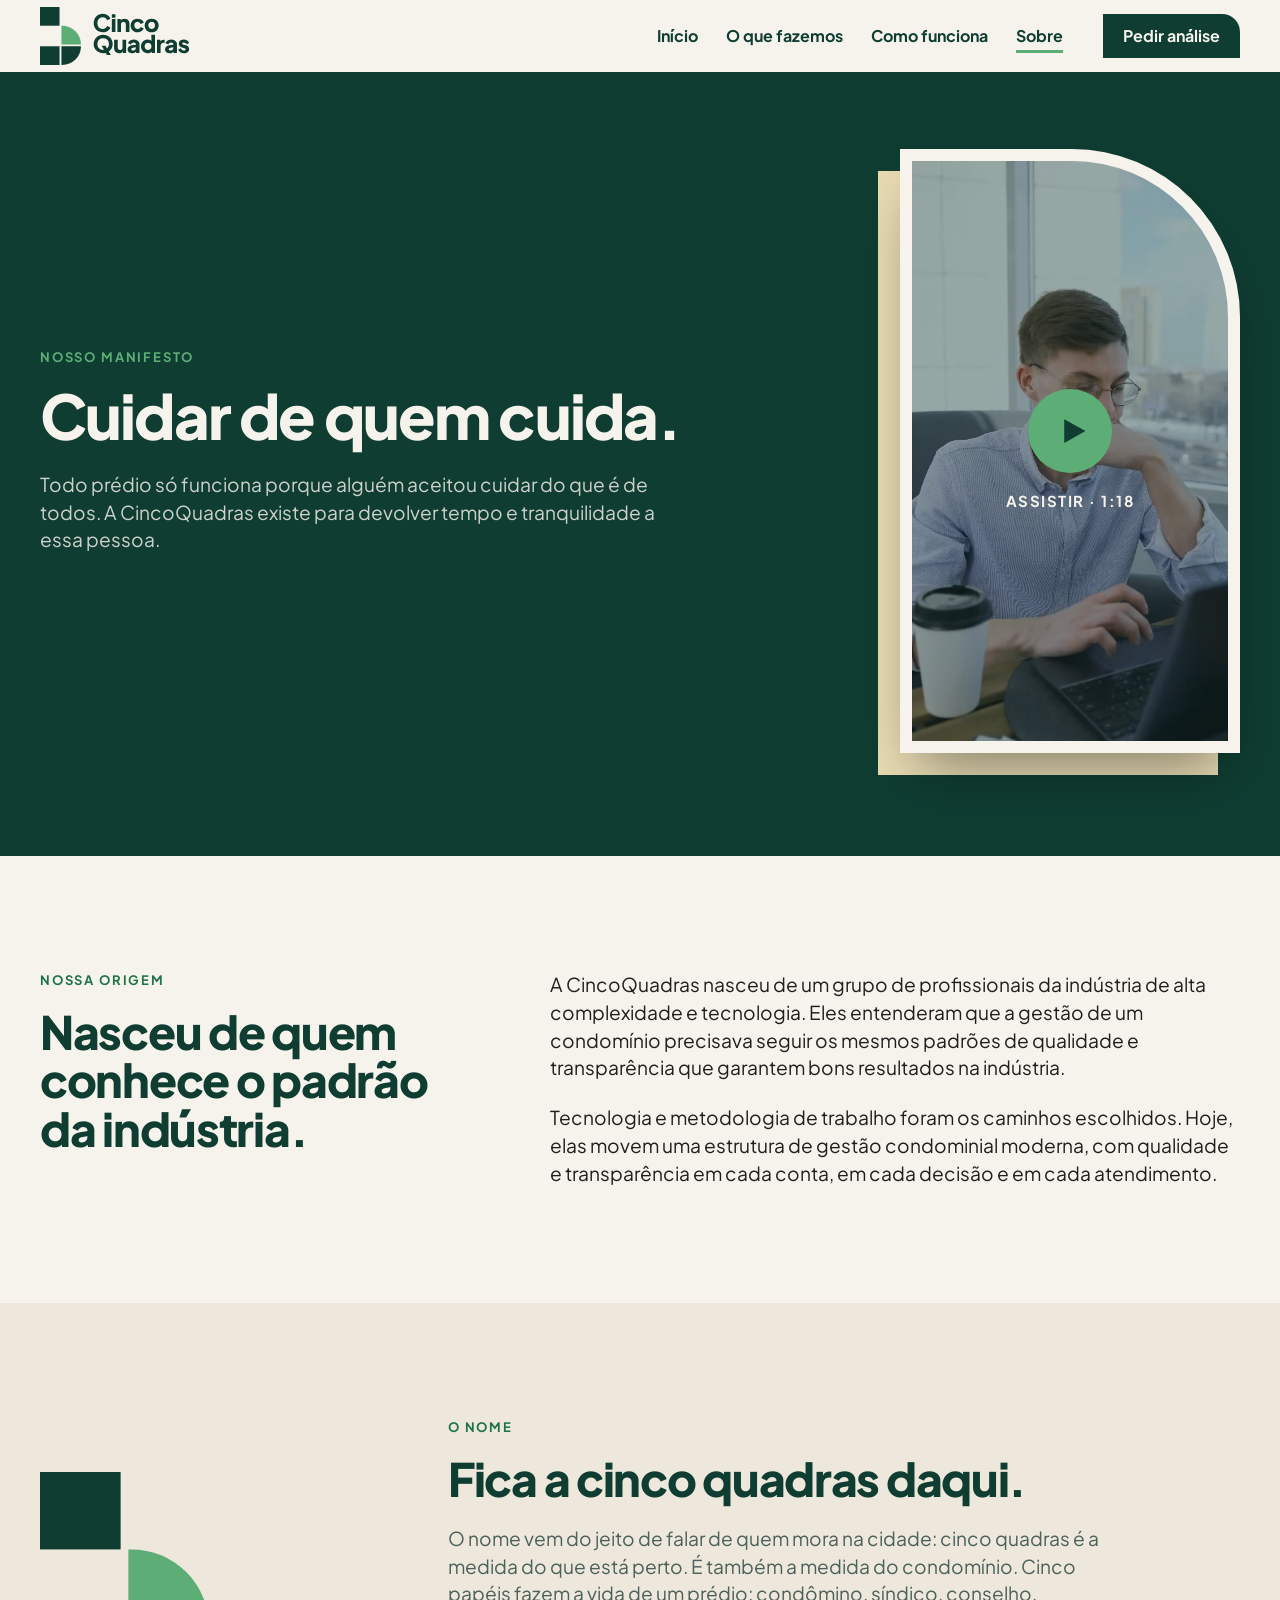
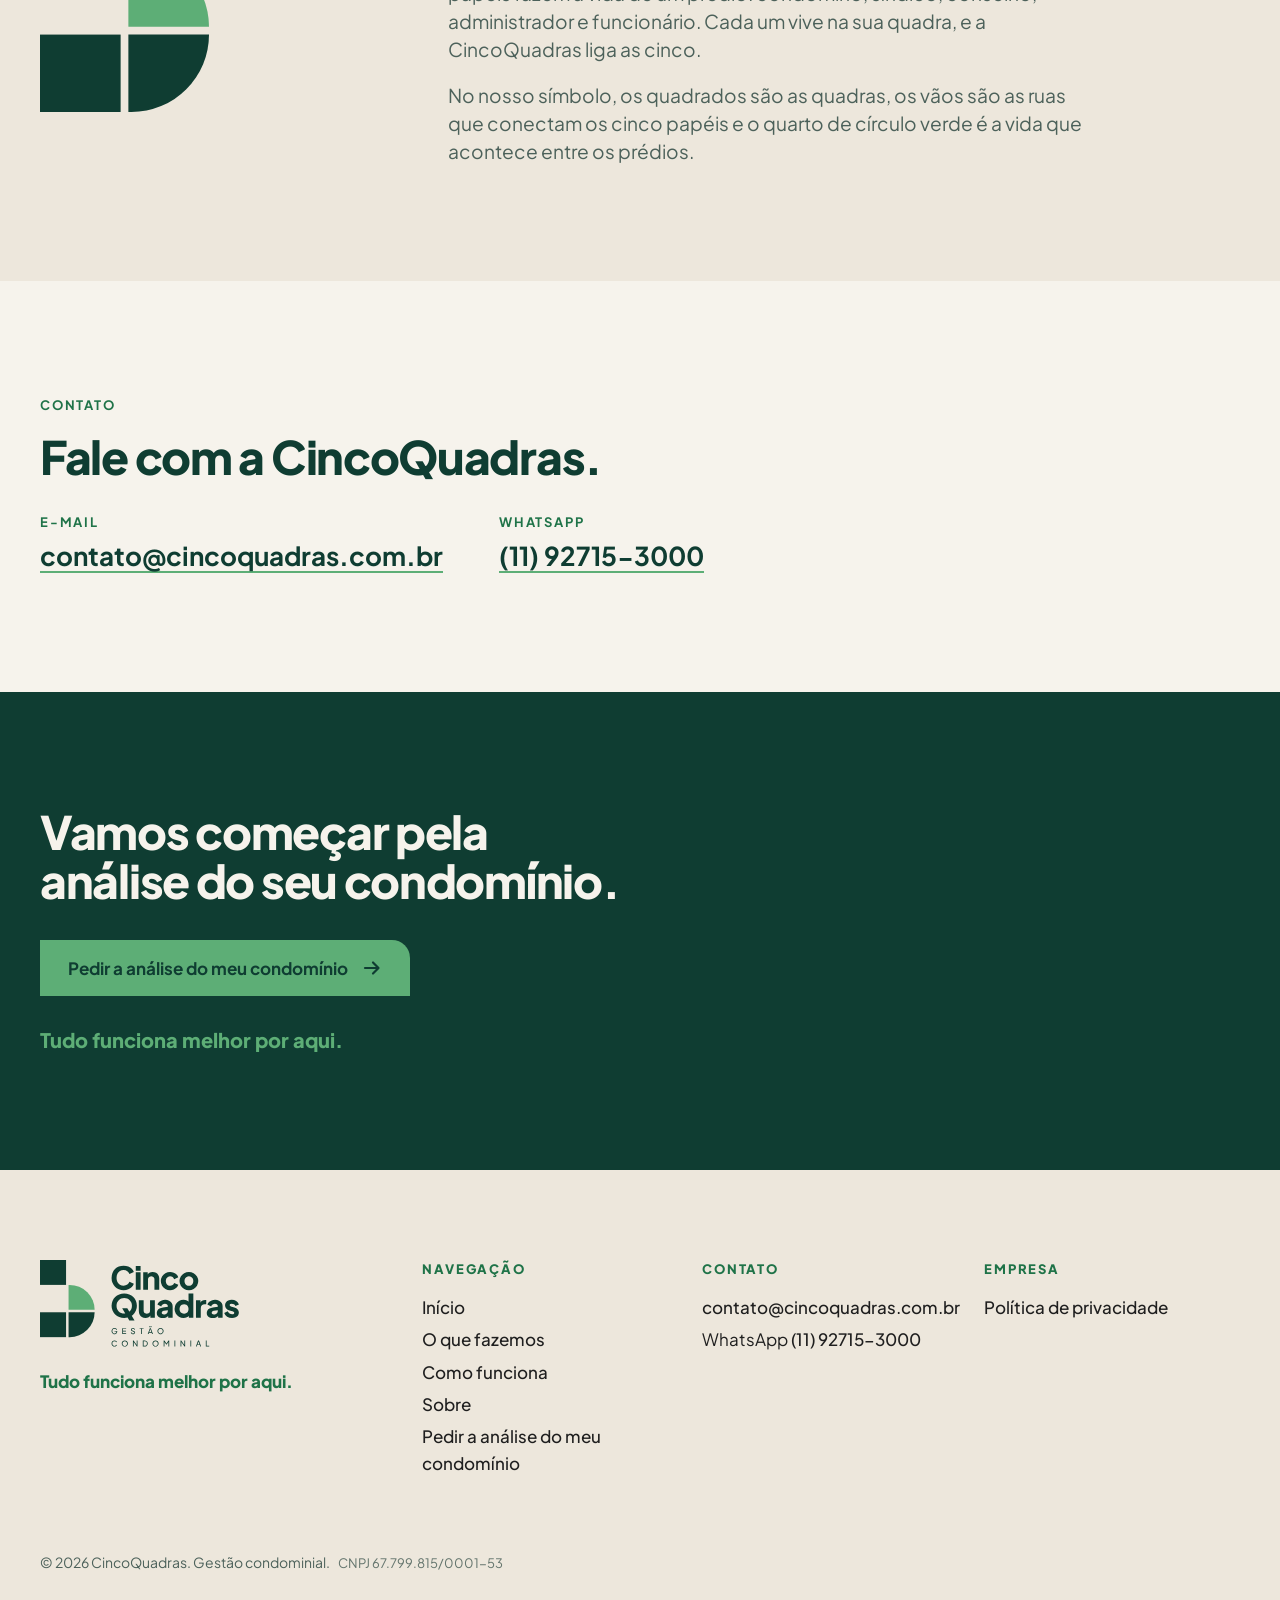
<file: public_html/sobre.html>
<!doctype html>
<html lang="pt-BR">
<head>
<meta charset="utf-8">
<meta name="viewport" content="width=device-width, initial-scale=1">
<title>Sobre a CincoQuadras: cuidar de quem cuida</title>
<meta name="description" content="A CincoQuadras existe para devolver tempo e tranquilidade a quem cuida do condomínio. Conheça o nosso manifesto e o nosso jeito de trabalhar.">
<link rel="canonical" href="https://cincoquadras.com.br/sobre.html">
<link rel="icon" type="image/svg+xml" href="assets/brand/favicon.svg">
<link rel="apple-touch-icon" href="assets/brand/apple-touch-icon.png">
<meta name="theme-color" content="#F6F3EC">
<meta property="og:title" content="Sobre a CincoQuadras: cuidar de quem cuida">
<meta property="og:description" content="A CincoQuadras existe para devolver tempo e tranquilidade a quem cuida do condomínio. Conheça o nosso manifesto e o nosso jeito de trabalhar.">
<meta property="og:type" content="website">
<meta property="og:locale" content="pt_BR">
<meta property="og:url" content="https://cincoquadras.com.br/sobre.html">
<meta property="og:site_name" content="CincoQuadras">
<meta property="og:image" content="https://cincoquadras.com.br/assets/img/og-cincoquadras.png">
<meta property="og:image:width" content="1200">
<meta property="og:image:height" content="630">
<meta name="twitter:card" content="summary_large_image">
<script>if(/^https?:/.test(location.protocol)){["800","400"].forEach(function(w){var l=document.createElement("link");l.rel="preload";l.as="font";l.type="font/woff2";l.crossOrigin="";l.href="assets/fonts/plus-jakarta-sans-latin-"+w+"-normal.woff2";document.head.appendChild(l)})}</script>
<link rel="stylesheet" href="assets/css/site.css">
<script>document.documentElement.className+=" js";try{history.scrollRestoration="manual"}catch(e){}</script>
</head>
<body>
<a class="skip" href="#conteudo">Pular para o conteúdo</a>
<header class="hdr" id="topo">
  <div class="wrap hdr__in">
    <a class="hdr__logo" href="index.html"><img src="assets/brand/logo-positivo.svg" alt="CincoQuadras, início" width="150" height="58"></a>
    <div class="hdr__right">
      <nav class="menu" id="menu" aria-label="Principal">
        <div class="menu__panel-top"><img src="assets/brand/logo-negativo.svg" alt="CincoQuadras" width="132" height="51"><button type="button" class="menu__close">Fechar</button></div>
        <div class="menu__links"><a href="index.html">Início</a><a href="o-que-fazemos.html">O que fazemos</a><a href="como-funciona.html">Como funciona</a><a href="sobre.html" aria-current="page">Sobre</a></div>
        <div class="menu__extra"><a class="btn btn--main" href="analise.html">Pedir a análise do meu condomínio <svg viewBox="0 0 20 20" aria-hidden="true"><path d="M3 10h13M11 4.5l5.5 5.5-5.5 5.5" fill="none" stroke="currentColor" stroke-width="2.2" stroke-linecap="round" stroke-linejoin="round"/></svg></a><span class="sign">Tudo funciona melhor por aqui.</span></div>
      </nav>
      <a class="btn btn--sm" href="analise.html">Pedir análise</a>
      <button type="button" class="hdr__btn" aria-expanded="false" aria-controls="menu">Menu</button>
    </div>
  </div>
</header>
<main id="conteudo">
<!-- Abertura -->
<section class="band band--cidade hero--sobre" aria-labelledby="t-sobre-h1">
  <div class="wrap">
    <div class="grid man__grid">
      <div class="c7" data-reveal>
        <span class="eyebrow">Nosso manifesto</span>
        <h1 id="t-sobre-h1">Cuidar de quem cuida.</h1>
        <p class="lead" style="margin-top:24px">Todo prédio só funciona porque alguém aceitou cuidar do que é de todos. A CincoQuadras existe para devolver tempo e tranquilidade a essa pessoa.</p>
      </div>
      <div class="c5 vcol" data-reveal>
        <div class="vwrap"><div class="vframe"><div class="vid">
          <video preload="none" playsinline poster="assets/video/poster.jpg" data-src="assets/video/manifesto.mp4" aria-label="Vídeo institucional da CincoQuadras" width="576" height="1024"></video>
          <button class="vplay" type="button" aria-label="Assistir ao vídeo do manifesto, 1 minuto e 18 segundos"><span class="disc"><svg viewBox="0 0 24 24" aria-hidden="true"><path d="M5 2.5v19l17-9.5z"/></svg></span><span class="lbl">Assistir · 1:18</span></button>
          <noscript><a href="assets/video/manifesto.mp4">Abrir o vídeo do manifesto</a></noscript>
        </div></div></div>

      </div>
    </div>
  </div>
</section>

<!-- Nossa origem -->
<section class="band band--papel" aria-labelledby="t-origem">
  <div class="wrap">
    <div class="grid origem__grid">
      <div class="c5" data-reveal>
        <span class="eyebrow">Nossa origem</span>
        <h2 id="t-origem">Nasceu de quem conhece o padrão da indústria.</h2>
      </div>
      <div class="c7 origem__txt" data-reveal>
        <p class="lead">A CincoQuadras nasceu de um grupo de profissionais da indústria de alta complexidade e tecnologia. Eles entenderam que a gestão de um condomínio precisava seguir os mesmos padrões de qualidade e transparência que garantem bons resultados na indústria.</p>
        <p class="lead">Tecnologia e metodologia de trabalho foram os caminhos escolhidos. Hoje, elas movem uma estrutura de gestão condominial moderna, com qualidade e transparência em cada conta, em cada decisão e em cada atendimento.</p>
      </div>
    </div>
  </div>
</section>

<!-- O nome -->
<section class="band band--areia" aria-labelledby="t-nome">
  <div class="wrap">
    <div class="grid name__grid">
      <div class="c4 name__sym" data-reveal><img src="assets/brand/simbolo-positivo.svg" alt="Símbolo da CincoQuadras: quadrados que representam as quadras, vãos que representam as ruas e um quarto de círculo verde." width="169" height="240"></div>
      <div class="c7" data-reveal>
        <span class="eyebrow">O nome</span>
        <h2 id="t-nome">Fica a cinco quadras daqui.</h2>
        <p class="lead" style="margin-top:22px">O nome vem do jeito de falar de quem mora na cidade: cinco quadras é a medida do que está perto. É também a medida do condomínio. Cinco papéis fazem a vida de um prédio: condômino, síndico, conselho, administrador e funcionário. Cada um vive na sua quadra, e a CincoQuadras liga as cinco.</p>
        <p class="lead" style="margin-top:18px">No nosso símbolo, os quadrados são as quadras, os vãos são as ruas que conectam os cinco papéis e o quarto de círculo verde é a vida que acontece entre os prédios.</p>
      </div>
    </div>
  </div>
</section>

<!-- Contato -->
<section class="band band--papel" aria-labelledby="t-empresa">
  <div class="wrap">
    <div class="sechead" data-reveal>
      <span class="eyebrow">Contato</span>
      <h2 id="t-empresa">Fale com a CincoQuadras.</h2>
    </div>
    <ul class="contact-list" data-reveal>
      <li><span>E-mail</span><a href="mailto:contato@cincoquadras.com.br">contato@cincoquadras.com.br</a></li>
      <li><span>WhatsApp</span><a href="https://wa.me/5511927153000" target="_blank" rel="noopener">(11) 92715-3000</a></li>
    </ul>
  </div>
</section>

<!-- Fecho -->
<section class="band band--cidade" aria-labelledby="t-fecho">
  <div class="wrap">
    <div class="sechead" data-reveal>
      <h2 id="t-fecho">Vamos começar pela análise do seu condomínio.</h2>
    </div>
    <p style="margin-top:36px" data-reveal><a class="btn btn--main" href="analise.html">Pedir a análise do meu condomínio <svg viewBox="0 0 20 20" aria-hidden="true"><path d="M3 10h13M11 4.5l5.5 5.5-5.5 5.5" fill="none" stroke="currentColor" stroke-width="2.2" stroke-linecap="round" stroke-linejoin="round"/></svg></a></p>
    <p class="sign" style="margin-top:28px;font-size:20px" data-reveal>Tudo funciona melhor por aqui.</p>
  </div>
</section>

</main>
<footer class="ftr">
  <div class="wrap">
    <div class="ftr__grid">
      <div><img src="assets/brand/logo-principal-positivo.svg" alt="CincoQuadras, gestão condominial" width="200" height="91"><p class="sign">Tudo funciona melhor por aqui.</p></div>
      <div><h2>Navegação</h2><ul><li><a href="index.html">Início</a></li><li><a href="o-que-fazemos.html">O que fazemos</a></li><li><a href="como-funciona.html">Como funciona</a></li><li><a href="sobre.html">Sobre</a></li><li><a href="analise.html">Pedir a análise do meu condomínio</a></li></ul></div>
      <div><h2>Contato</h2><ul><li><a href="mailto:contato@cincoquadras.com.br">contato@cincoquadras.com.br</a></li><li>WhatsApp <a href="https://wa.me/5511927153000" target="_blank" rel="noopener">(11) 92715-3000</a></li></ul></div>
      <div><h2>Empresa</h2><ul><li><a href="privacidade.html">Política de privacidade</a></li></ul></div>
    </div>
    <p class="ftr__end">© 2026 CincoQuadras. Gestão condominial. <span class="ftr__cnpj">CNPJ 67.799.815/0001-53</span></p>
  </div>
</footer>
<script src="assets/js/site.js" defer></script>
</body>
</html>
</file>
<file: public_html/assets/css/site.css>
/* CincoQuadras — folha única. Marca: um mapa. Quadrados são quadras, vãos são ruas (19 px), o quarto de curva é a vida entre os prédios. */

@font-face{font-family:"Plus Jakarta Sans";font-style:normal;font-weight:400;font-display:swap;src:url("../fonts/plus-jakarta-sans-latin-400-normal.woff2") format("woff2")}
@font-face{font-family:"Plus Jakarta Sans";font-style:normal;font-weight:500;font-display:swap;src:url("../fonts/plus-jakarta-sans-latin-500-normal.woff2") format("woff2")}
@font-face{font-family:"Plus Jakarta Sans";font-style:normal;font-weight:700;font-display:swap;src:url("../fonts/plus-jakarta-sans-latin-700-normal.woff2") format("woff2")}
@font-face{font-family:"Plus Jakarta Sans";font-style:normal;font-weight:800;font-display:swap;src:url("../fonts/plus-jakarta-sans-latin-800-normal.woff2") format("woff2")}

:root{
  --cidade:#0F3D32; --vida:#5DAE76; --vida-escuro:#1F7348; --papel:#F6F3EC; --areia:#EDE7DC;
  --grafite:#1F1F1F; --muda:#4C615A; --linha:#D9D2C2; --rua:#E9DCB4; --branco:#FFFFFF; --tbd:#FFE58A;
  --erro:#9B2C1F; --apagado:#CFC7B5;
  --font:"Plus Jakarta Sans",system-ui,-apple-system,"Segoe UI",Roboto,sans-serif;
  --ease:cubic-bezier(.2,.9,.25,1);
  --gap:24px; --street:19px; --sec:clamp(72px,9vw,136px); --hdr:64px; --side:24px;
  color-scheme:light;
}
@media (min-width:720px){:root{--side:40px}}
@media (min-width:1020px){:root{--hdr:72px}}

*,*::before,*::after{box-sizing:border-box}
html{scroll-padding-top:calc(var(--hdr) + 16px);-webkit-text-size-adjust:100%;text-size-adjust:100%}
body{margin:0;padding-top:var(--hdr);background:var(--papel);color:var(--grafite);font:400 16px/1.55 var(--font);-webkit-font-smoothing:antialiased;text-rendering:optimizeLegibility}
@media (min-width:720px){body{font-size:17px}}
html:not(.js) body{padding-top:0}
img,svg,video{max-width:100%}
img{display:block;height:auto}
a{color:inherit}
p{margin:0}
ul,ol{margin:0;padding:0;list-style:none}
h1,h2,h3,h4{margin:0;color:var(--cidade);font-weight:800;text-wrap:balance}
button{font:inherit;color:inherit}
:focus-visible{outline:3px solid var(--vida);outline-offset:3px}
.vh{position:absolute!important;width:1px;height:1px;margin:-1px;padding:0;overflow:hidden;clip:rect(0 0 0 0);white-space:nowrap;border:0}
.skip{position:absolute;left:var(--side);top:-80px;z-index:200;padding:12px 18px;background:var(--cidade);color:var(--papel);font-weight:700;text-decoration:none}
.skip:focus{top:8px}

/* ---------- tipografia ---------- */
h1{font-size:clamp(38px,4.8vw,68px);line-height:1.02;letter-spacing:-.03em}
.h1--hero{font-size:clamp(40px,5.6vw,80px);line-height:1;letter-spacing:-.035em}
h2{font-size:clamp(30px,3.6vw,54px);line-height:1.05;letter-spacing:-.028em}
h3{font-size:clamp(21px,1.9vw,27px);line-height:1.15;letter-spacing:-.015em}
.lead{font-size:clamp(18px,1.5vw,22px);line-height:1.45;color:var(--muda);max-width:34em}
.eyebrow{display:block;margin-bottom:18px;font-size:13px;line-height:1.4;font-weight:700;letter-spacing:.14em;text-transform:uppercase;color:var(--vida-escuro)}
.band--cidade .eyebrow{color:var(--vida)}
.band--cidade h1,.band--cidade h2,.band--cidade h3{color:var(--papel)}
.band--cidade .lead{color:rgba(246,243,236,.82)}
.band--cidade{color:var(--papel)}
.tnum{font-variant-numeric:tabular-nums}
.stack>*+*{margin-top:var(--stack,20px)}
.sign{font-weight:800;color:var(--vida-escuro)}
.band--cidade .sign{color:var(--vida)}

/* ---------- layout ---------- */
.wrap{width:100%;max-width:calc(1200px + var(--side)*2);margin-inline:auto;padding-inline:var(--side)}
.band{padding-block:var(--sec)}
.band--papel{background:var(--papel)}
.band--areia{background:var(--areia)}
.band--cidade{background:var(--cidade)}
.grid{display:grid;grid-template-columns:repeat(12,minmax(0,1fr));gap:var(--gap)}
.grid>*{grid-column:1/-1;min-width:0}
.sechead{max-width:52rem}
.sechead .lead,h2+.lead{margin-top:22px}
@media (min-width:1020px){
  .c4{grid-column:span 4}.c5{grid-column:span 5}.c6{grid-column:span 6}.c7{grid-column:span 7}.c8{grid-column:span 8}.c10{grid-column:span 10}
  .c-off1{grid-column:2/span 11}
}

/* ---------- botões e links ---------- */
.btn{display:inline-flex;align-items:center;justify-content:center;gap:14px;min-height:52px;padding:12px 28px;border:0;border-radius:0 18px 0 0;
  background:var(--cidade);color:var(--papel);font-weight:700;font-size:17px;line-height:1.2;text-decoration:none;cursor:pointer;
  transition:transform .2s var(--ease),background .2s ease}
.btn svg{width:20px;height:20px;flex:none;transition:transform .2s var(--ease)}
.btn:hover{transform:translateY(-2px)}
.btn:hover svg{transform:translateX(4px)}
.btn--main{width:100%;text-align:center}
@media (min-width:720px){.btn{min-height:56px}.btn--main{width:auto}}
.band--cidade .btn,.menu .btn{background:var(--vida);color:var(--cidade)}
.btn--sm{min-height:44px;height:44px;padding:0 14px;font-size:15px;width:auto;white-space:nowrap}
@media (min-width:720px){.btn--sm{padding:0 20px;font-size:16px;min-height:44px}}
.link{display:inline-flex;align-items:center;gap:6px;font-weight:700;color:var(--vida-escuro);text-decoration:underline;text-decoration-thickness:1.5px;text-underline-offset:4px;min-height:44px}
.link svg{width:16px;height:16px;flex:none;transition:transform .2s var(--ease)}
.link:hover svg{transform:translateX(4px)}
.band--cidade .link{color:var(--vida)}
.cta-row{display:flex;flex-wrap:wrap;align-items:center;gap:8px 32px}

/* marcador de pendência */
mark.cq-tbd{background:var(--tbd);color:var(--grafite);border:1.5px dashed #B08900;padding:2px 6px;font-size:14px;font-weight:500;line-height:1.5;display:inline-block}

/* ---------- cabeçalho ---------- */
.hdr{position:fixed;inset:0 0 auto 0;z-index:100;height:var(--hdr);background:var(--papel);transition:box-shadow .2s ease}
html:not(.js) .hdr{position:static;height:auto}
.hdr.is-scrolled{box-shadow:0 1px 0 var(--linha)}
.hdr__in{display:flex;align-items:center;justify-content:space-between;gap:16px;height:100%}
html:not(.js) .hdr__in{flex-wrap:wrap;padding-block:12px}
.hdr__logo{display:block;flex:none}
.hdr__logo img{width:118px;height:auto}
@media (min-width:420px){.hdr__logo img{width:132px}}
@media (min-width:1020px){.hdr__logo img{width:150px}}
.hdr__right{display:flex;align-items:center;gap:8px}
@media (min-width:420px){.hdr__right{gap:12px}}
@media (min-width:1020px){.hdr__right{gap:40px}}
.menu__links{display:flex;align-items:center;gap:28px}
.menu__links a{position:relative;font-size:16px;font-weight:700;text-decoration:none;color:var(--cidade);padding:8px 0}
.menu__links a:hover,.menu__links a[aria-current=page]{text-decoration:underline;text-decoration-color:var(--vida);text-decoration-thickness:3px;text-underline-offset:8px}
.menu__panel-top,.menu__extra{display:none}
.hdr__btn{display:none}
@media (max-width:1019.98px){
  html.js .hdr__btn{display:inline-flex;align-items:center;height:44px;padding:0 16px;background:transparent;border:1.5px solid var(--cidade);color:var(--cidade);font-weight:700;font-size:16px;cursor:pointer}
  html.js .menu{position:fixed;inset:0;z-index:300;background:var(--cidade);color:var(--papel);display:flex;flex-direction:column;padding:0 var(--side) 32px;overflow:auto;visibility:hidden;opacity:0;transition:opacity .25s ease,visibility 0s linear .25s}
  html.js .menu.open{visibility:visible;opacity:1;transition:opacity .25s ease}
  html.js .menu__panel-top{display:flex;align-items:center;justify-content:space-between;height:var(--hdr);flex:none}
  html.js .menu__panel-top img{width:132px;height:auto}
  html.js .menu__close{height:44px;padding:0 16px;background:transparent;border:1.5px solid var(--papel);color:var(--papel);font-weight:700;font-size:16px;cursor:pointer}
  html.js .menu__links{flex-direction:column;align-items:flex-start;gap:6px;margin-top:28px}
  html.js .menu__links a{color:var(--papel);font-size:32px;font-weight:800;letter-spacing:-.02em;line-height:1.2;padding:8px 0}
  html.js .menu__links a[aria-current=page]{text-decoration-color:var(--vida)}
  html.js .menu__extra{display:block;margin-top:auto;padding-top:32px}
  html.js .menu__extra .sign{display:block;margin-top:20px;font-size:18px}
  html:not(.js) .menu__links{flex-wrap:wrap;gap:4px 20px}
  html:not(.js) .hdr__in{align-items:flex-start}
  html:not(.js) .hdr__right{flex-wrap:wrap}
}

@media (max-width:359.98px){
  .hdr .wrap{padding-inline:14px}
  .hdr__logo img{width:92px}
  .hdr__right{gap:6px}
  .btn--sm{padding:0 9px;font-size:14px}
  html.js .hdr__btn{padding:0 10px;font-size:14px}
}
/* ---------- rodapé ---------- */
.ftr{background:var(--areia);padding-block:clamp(56px,7vw,96px) 32px}
.ftr__grid{display:grid;grid-template-columns:1fr;gap:40px}
@media (min-width:720px){.ftr__grid{grid-template-columns:1fr 1fr}}
@media (min-width:1020px){.ftr__grid{grid-template-columns:1.4fr 1fr 1fr 1fr;gap:var(--gap)}}
.ftr img{width:200px;height:auto}
.ftr .sign{margin-top:18px}
.ftr h2{font-size:13px;letter-spacing:.14em;text-transform:uppercase;color:var(--vida-escuro);margin-bottom:16px;line-height:1.4}
.ftr li+li{margin-top:6px}
.ftr a{text-decoration:none;font-weight:500}
.ftr a:hover{text-decoration:underline}
.ftr li{display:block}
.ftr__end{margin-top:56px;padding-top:20px;font-size:14px;color:var(--muda)}
.ftr__cnpj{margin-left:6px;font-size:13px;color:var(--muda);opacity:.85;white-space:nowrap}

/* ---------- abertura ---------- */
.hero{padding-block:clamp(32px,5vw,56px) clamp(48px,6vw,80px)}
.hero__grid{align-items:center;row-gap:36px}
.hero .lead{margin-top:24px}
.hero .cta-row{margin-top:32px}
.blk.curve-br .sub{max-width:84%}
@media (min-width:1020px) and (max-width:1199.98px){.hero__grid>.c7{grid-column:span 6}.hero__grid>.c5{grid-column:span 6}}
.map-wrap{max-width:560px;width:100%;margin-inline:auto}
@media (min-width:1020px){.map-wrap{max-width:none}}

/* mapa das cinco quadras (608 × 608, proporcional) */
.map{position:relative;width:100%;aspect-ratio:1;container-type:inline-size}
.blk{position:absolute;left:calc(var(--x)/608*100%);top:calc(var(--y)/608*100%);width:calc(var(--w)/608*100%);height:calc(var(--h)/608*100%);
  background:var(--cidade);color:var(--papel);padding:max(8px,3cqw) max(9px,3.3cqw);display:flex;flex-direction:column;justify-content:space-between;overflow:hidden}
.blk .n{font-size:max(13px,3.1cqw);font-weight:800;line-height:1;color:var(--vida);font-variant-numeric:tabular-nums}
.blk .name{font-size:max(13px,3.8cqw);font-weight:800;letter-spacing:-.015em;line-height:1.1}
.blk.big .name{font-size:max(14px,4.9cqw)}
.blk .sub{display:none;margin-top:5px;font-size:max(13px,2.5cqw);line-height:1.28;font-weight:500;color:rgba(246,243,236,.9)}
.blk.top{justify-content:flex-start;gap:10px}
@media (min-width:1020px){.blk .sub{display:block}}
.blk.curve-tr{border-radius:0 calc(190/608*100cqw) 0 0}
.blk.curve-br{border-radius:0 0 calc(190/608*100cqw) 0}
.core{position:absolute;left:calc(209/608*100%);top:calc(209/608*100%);width:calc(190/608*100%);height:calc(190/608*100%);background:var(--vida);border-radius:0 100% 0 0;
  display:flex;align-items:flex-end;padding:max(8px,2.6cqw) max(9px,3cqw);font-size:max(13px,2.8cqw);font-weight:800;color:var(--cidade);line-height:1.15;transform-origin:0 100%}
.streets{position:absolute;inset:0;width:100%;height:100%;pointer-events:none;overflow:visible}
.streets path.road{fill:none;stroke:var(--rua);stroke-width:19;stroke-linecap:round}
.streets path.flow{fill:none;stroke:#FFFFFF;stroke-width:5;stroke-linecap:round;stroke-dasharray:.09 .91;stroke-dashoffset:0;opacity:0}

/* ---------- cinco papéis ---------- */
.roles{margin-top:56px}
.roles__head{display:none}
.role{padding-block:22px;border-top:1.5px solid rgba(246,243,236,.18)}
.role:last-child{border-bottom:1.5px solid rgba(246,243,236,.18)}
.role h3{font-size:24px;color:var(--papel);letter-spacing:-.015em}
.role p{margin-top:10px;font-size:17px;line-height:1.4}
.role .lbl{display:block;font-size:13px;font-weight:700;letter-spacing:.14em;text-transform:uppercase;color:var(--vida);margin-bottom:2px}
.role__hoje{color:rgba(246,243,236,.6)}
.role__com{color:var(--papel);font-weight:700;position:relative;padding-left:20px}
.role__com::before{content:"";position:absolute;left:0;top:.62em;width:8px;height:8px;background:var(--vida)}
.role__com .lbl{margin-left:-20px;padding-left:20px}
@media (min-width:720px){
  .roles__head{display:grid;grid-template-columns:1.1fr 1.4fr 1.6fr;gap:var(--gap);padding-bottom:14px;font-size:13px;font-weight:700;letter-spacing:.14em;text-transform:uppercase;color:var(--vida)}
  .role{display:grid;grid-template-columns:1.1fr 1.4fr 1.6fr;gap:var(--gap);align-items:baseline;padding-block:26px}
  .role p{margin-top:0;font-size:19px}
  .role .lbl{position:absolute;width:1px;height:1px;overflow:hidden;clip:rect(0 0 0 0);white-space:nowrap}
  .role__com{padding-left:22px}
  .role__com::before{top:.55em}
  .role h3{font-size:24px}
}
.roles__close{margin-top:56px;font-size:clamp(22px,2.2vw,28px);font-weight:800;line-height:1.2;color:var(--papel);max-width:30em;text-wrap:balance}
.roles__close span{color:var(--vida)}

/* ---------- compromissos ---------- */
.cmt{display:grid;grid-template-columns:minmax(0,1fr);gap:32px;align-items:center;margin-top:64px}
@media (min-width:1020px){
  .cmt{grid-template-columns:repeat(12,minmax(0,1fr));gap:var(--gap);margin-top:96px}
  .cmt__txt{grid-column:span 5}.cmt__piece{grid-column:span 7}
  .cmt--rev .cmt__piece{order:-1}
}
.sechead+.cmt{margin-top:56px}
.cmt__txt p{margin-top:16px;max-width:30em}
.check{margin-top:20px!important;font-size:16px}
.check b{color:var(--vida-escuro);font-weight:700}

.layer{position:relative;width:100%;max-width:440px;margin-inline:auto}
.layer::before{content:"";position:absolute;inset:0;background:var(--rua);transform:translate(-22px,22px);z-index:0}
.layer>*{position:relative;z-index:1}
.liberar{background:var(--branco);box-shadow:0 30px 60px -18px rgba(15,61,50,.35);padding:22px 20px 18px}
.liberar__top{display:flex;justify-content:space-between;align-items:baseline;gap:12px;margin-bottom:16px}
.liberar__top h4{font-size:20px;letter-spacing:-.01em}
.liberar__count{font-size:14px;font-weight:700;color:var(--vida-escuro)}
.pays{display:grid;gap:8px}
.pay{display:grid;grid-template-columns:minmax(0,1fr) auto;gap:2px 12px;align-items:center;background:var(--papel);padding:14px}
.pay__d{grid-column:1}
.pay__d strong{display:block;font-size:15px;line-height:1.3;font-weight:800;color:var(--cidade)}
.pay__d span{display:block;font-size:13px;color:var(--muda);line-height:1.35}
.pay__amt{grid-column:2;grid-row:1;font-weight:700;font-size:15px;font-variant-numeric:tabular-nums;text-align:right;white-space:nowrap}
.pay__act{grid-column:1/-1;margin-top:10px}
.pay__btn{display:flex;align-items:center;justify-content:center;width:100%;min-height:44px;background:var(--cidade);color:var(--papel);font-weight:700;font-size:15px;user-select:none;transition:background .2s ease,transform .2s var(--ease)}
.pay.press .pay__btn{background:var(--vida-escuro);transform:scale(.95)}
.pay__ok{display:none;align-items:center;gap:8px;min-height:44px;font-size:15px;font-weight:700;color:var(--vida-escuro)}
.pay__ok svg{width:20px;height:20px;flex:none}
.pay.done .pay__btn{display:none}
.pay.done .pay__ok{display:flex}
@media (min-width:420px){
  .pay{grid-template-columns:minmax(0,1fr) auto auto;gap:2px 14px}
  .pay__amt{grid-column:2;grid-row:1/span 2;align-self:center}
  .pay__act{grid-column:3;grid-row:1/span 2;margin-top:0;align-self:center;min-width:128px}
  .pay__btn,.pay__ok{width:128px;min-height:44px}
  .pay__ok{width:128px;font-size:13px;line-height:1.2}
}
.liberar__foot{display:flex;justify-content:space-between;align-items:center;gap:12px;margin-top:14px;font-size:13px;color:var(--muda);min-height:24px}

.sheet{background:var(--areia);padding:22px 20px}
.band--areia .sheet{background:var(--branco)}
.sheet__top{display:flex;justify-content:space-between;align-items:baseline;gap:12px;margin-bottom:14px}
.sheet__top h4{font-size:20px}
.tag{font-size:13px;color:var(--muda)}
.rw{background:var(--papel);margin-bottom:8px;transition:background .3s ease}
.rw.open{background:var(--branco)}
.rw__h{display:grid;grid-template-columns:minmax(0,1fr) auto 20px;gap:12px;align-items:center;min-height:56px;padding:10px 14px}
.rw__h .cat{font-weight:700;font-size:15px;line-height:1.3;color:var(--cidade)}
.rw__h .v{font-size:15px;font-weight:700;font-variant-numeric:tabular-nums;white-space:nowrap}
.rw__h .pm{position:relative;width:14px;height:14px;justify-self:end}
.rw__h .pm::before,.rw__h .pm::after{content:"";position:absolute;background:var(--vida-escuro);left:0;top:6px;width:14px;height:2px;transition:transform .3s var(--ease)}
.rw__h .pm::after{transform:rotate(90deg)}
.rw.open .pm::after{transform:rotate(0)}
.docs-wrap{display:grid;grid-template-rows:0fr;transition:grid-template-rows .5s var(--ease)}
.rw.open .docs-wrap{grid-template-rows:1fr}
.sheet .docs{min-height:0;overflow:hidden;padding:0 14px;display:grid;gap:8px;visibility:hidden}
.rw.open .docs{padding-bottom:14px;visibility:visible}
.sheet .docs li{display:flex;align-items:center;gap:10px;font-size:15px;font-weight:500}
.sheet .docs svg{width:20px;height:20px;flex:none}
.sheet__tot{display:flex;justify-content:space-between;gap:12px;margin-top:14px;padding-top:6px;font-weight:800;color:var(--cidade);font-size:16px}
.sheet__tot span:last-child{font-variant-numeric:tabular-nums}

.who{background:var(--cidade);color:var(--papel);border-radius:0 150px 0 0;padding:36px 28px 16px}
.who li{display:flex;flex-direction:column;gap:2px;padding-block:16px;border-top:1.5px solid rgba(246,243,236,.2)}
.who li:first-child{border-top:0}
.who b{font-weight:800;font-size:19px}
.who span{font-size:15px;color:rgba(246,243,236,.86);line-height:1.4}
@media (min-width:720px){.who{padding:44px 40px 22px}.who li{flex-direction:row;align-items:baseline;gap:20px}.who b{flex:0 0 150px}}

/* ---------- índice editorial ---------- */
.fl__grid{align-items:start}
@media (min-width:1020px){.sticky{position:sticky;top:calc(var(--hdr) + 40px)}}
.flist{border-bottom:1.5px solid var(--linha)}
.fr{position:relative;display:flex;align-items:center;gap:18px;min-height:81px;padding:14px 40px 14px 4px;border-top:1.5px solid var(--linha);text-decoration:none;color:var(--cidade);transition:background .25s ease}
.fr:hover,.fr:focus-visible{background:rgba(237,231,220,.7)}
.band--areia .fr:hover,.band--areia .fr:focus-visible{background:rgba(246,243,236,.7)}
.fr:focus-visible{outline-offset:-3px}
.fr .n{flex:none;width:46px;font-size:30px;font-weight:800;line-height:1;color:var(--vida);font-variant-numeric:tabular-nums;transition:color .25s}
.fr:hover .n{color:var(--vida-escuro)}
.fr .name{display:block;font-size:clamp(20px,1.7vw,23px);font-weight:800;letter-spacing:-.015em;line-height:1.12}
.fr .d{display:block;margin-top:3px;font-size:15px;line-height:1.3;color:var(--muda)}
.fr .go{position:absolute;right:14px;top:50%;width:20px;height:20px;margin-top:-10px;opacity:0;transform:translateX(-6px);transition:opacity .25s,transform .3s var(--ease)}
.fr:hover .go,.fr:focus-visible .go{opacity:1;transform:none}
@media (hover:none){.fr .go{opacity:1;transform:none}}

/* ---------- sistema ---------- */
.duo{display:grid;grid-template-columns:minmax(0,1fr);gap:var(--street);margin-top:56px}
@media (min-width:1020px){.duo{grid-template-columns:minmax(0,7fr) minmax(0,5fr)}}
.panel{background:var(--cidade);color:var(--papel);padding:34px 28px}
.panel .eyebrow{color:var(--vida);margin-bottom:10px}
.panel li{display:flex;flex-direction:column;gap:2px;padding-block:14px;border-top:1.5px solid rgba(246,243,236,.18)}
.panel li:first-child{border-top:0}
.panel b{font-weight:800;font-size:19px}
.panel span{font-size:15px;color:rgba(246,243,236,.86);line-height:1.4}
@media (min-width:720px){.panel{padding:40px 40px 30px}.panel li{flex-direction:row;align-items:baseline;gap:20px}.panel b{flex:0 0 232px}}
.app{background:var(--areia);border-radius:0 140px 0 0;padding:34px 28px 36px}
.app .eyebrow{margin-bottom:10px}
.app p.t{font-size:19px;font-weight:800;color:var(--cidade);line-height:1.2;max-width:12em}
.chips{display:flex;flex-wrap:wrap;gap:10px;margin-top:30px}
.chips li{border:1.5px solid #CFC7B5;padding:10px 14px;font-size:16px;font-weight:700;line-height:1.3;color:var(--cidade)}
@media (min-width:720px){.app{padding:40px}}

/* ---------- manifesto / vídeo ---------- */
.vwrap{position:relative;width:min(72vw,320px);aspect-ratio:9/16}
@media (min-width:720px){.vwrap{width:340px}}
.vcol{display:flex;justify-content:center;padding-left:22px}
@media (min-width:1020px){.vcol{justify-content:flex-end;padding:0 0 0 22px}}
.vwrap::before{content:"";position:absolute;inset:0;background:var(--rua);transform:translate(-22px,22px);border-radius:0 168px 0 0}
.vframe{position:absolute;inset:0;padding:12px;background:var(--papel);border-radius:0 168px 0 0;box-shadow:0 30px 60px -18px rgba(0,0,0,.45)}
.band--papel .vframe,.band--areia .vframe{background:var(--cidade)}
.vid{position:relative;width:100%;height:100%;overflow:hidden;border-radius:0 156px 0 0;background:#0A2A23;isolation:isolate}
.vid video{display:block;width:100%;height:100%;object-fit:cover;background:#0A2A23}
/* tela inteira: o vídeo é vertical (9:16); mostrar inteiro, sem cortar nem esticar */
.vid video:fullscreen{object-fit:contain!important;background:#000!important;width:100%!important;height:100%!important}
.vid video:-webkit-full-screen{object-fit:contain!important;background:#000!important;width:100%!important;height:100%!important}
.vid:fullscreen,.vid:-webkit-full-screen{border-radius:0;background:#000}
.vplay{position:absolute;inset:0;width:100%;height:100%;border:0;cursor:pointer;background:rgba(15,61,50,.34);display:flex;flex-direction:column;align-items:center;justify-content:center;gap:16px;color:var(--papel);transition:opacity .35s ease,background .3s ease}
.vplay:hover{background:rgba(15,61,50,.2)}
.vplay:focus-visible{outline:4px solid var(--vida);outline-offset:-8px}
.vplay .disc{width:84px;height:84px;border-radius:50%;background:var(--vida);display:grid;place-items:center;transition:transform .3s var(--ease)}
.vplay:hover .disc{transform:scale(1.08)}
.vplay .disc svg{width:30px;height:30px;margin-left:5px;fill:var(--cidade)}
.vplay .lbl{font-size:15px;font-weight:700;letter-spacing:.1em;text-transform:uppercase}
.vid.on .vplay{opacity:0;pointer-events:none}
.vid noscript a{position:absolute;inset:auto 12px 12px;background:var(--papel);color:var(--cidade);padding:10px;text-align:center;font-weight:700;z-index:2}
.man__grid{align-items:center;row-gap:56px}

/* ---------- linha do tempo ---------- */
.tl{position:relative;margin-top:56px;display:grid;grid-template-columns:minmax(0,1fr);gap:0}
.tl__road{display:none}
.step:not(:last-child)::after{content:"";position:absolute;left:12.5px;top:22px;bottom:-22px;width:var(--street);background:var(--rua);transform-origin:top}
.step{position:relative;padding:0 0 36px 74px;min-height:120px}
.step .no{position:absolute;left:0;top:0;width:44px;height:44px;background:var(--cidade);color:var(--vida);font-size:19px;font-weight:800;display:grid;place-items:center;z-index:1;font-variant-numeric:tabular-nums}
.step .wk{display:block;font-size:13px;font-weight:700;letter-spacing:.14em;text-transform:uppercase;color:var(--vida-escuro);line-height:44px;margin-top:-4px;height:30px;line-height:30px}
.step h3{font-size:24px;margin-top:2px}
.step p{margin-top:6px;font-size:16.5px;line-height:1.45;color:var(--muda);max-width:22em}
.tl__foot{margin-top:8px;font-size:clamp(18px,1.7vw,20px);font-weight:800;line-height:1.3;color:var(--vida-escuro)}
@media (min-width:1020px){
  .tl{grid-template-columns:repeat(4,minmax(0,1fr))}
  .tl__road{display:block;position:absolute;left:22px;top:12.5px;width:75%;height:var(--street);background:var(--rua);border-radius:10px;transform-origin:left}
  .step:not(:last-child)::after{display:none}
  .step{padding:0 24px 0 0;min-height:0}
  .step .no{position:relative}
  .step .wk{margin-top:22px;height:auto;line-height:1.4}
  .tl__foot{margin-top:48px}
}

/* ---------- diagnóstico ---------- */
.diag__grid{align-items:start;row-gap:36px}
.opts{display:grid;gap:8px}
.opt{display:flex;align-items:center;gap:14px;width:100%;min-height:56px;padding:10px 14px;border:0;background:var(--papel);text-align:left;font-weight:700;font-size:16px;line-height:1.3;color:var(--cidade);cursor:pointer;transition:background .2s ease}
.opt:hover{background:var(--branco)}
.opt .box{flex:none;width:24px;height:24px;border:2px solid var(--cidade);display:grid;place-items:center;background:transparent;transition:background .2s ease}
.opt .box svg{width:16px;height:16px;opacity:0;transition:opacity .15s}
.opt[aria-pressed=true]{background:var(--branco);box-shadow:inset 4px 0 0 var(--vida)}
.opt[aria-pressed=true] .box{background:var(--cidade)}
.opt[aria-pressed=true] .box svg{opacity:1}
.pcard{background:var(--cidade);color:var(--papel);border-radius:0 150px 0 0;padding:44px 28px 30px}
.pcard .eyebrow{color:var(--vida);margin-bottom:14px;max-width:15em}
.pcard__count{font-size:20px;font-weight:800;line-height:1.25;color:var(--papel)}
.pcard ul{margin-top:18px}
.pcard li{display:flex;align-items:center;gap:12px;padding-block:7px;font-weight:700;font-size:16px;opacity:.34;transition:opacity .3s ease}
.pcard li::before{content:"";flex:none;width:8px;height:8px;background:var(--vida)}
.pcard li.on{opacity:1}
.pcard__inc{margin-top:18px;padding-top:16px;border-top:1.5px solid rgba(246,243,236,.2);font-size:14px;line-height:1.45;color:rgba(246,243,236,.82)}
.diag__cta{margin-top:32px}

/* ---------- análise: texto e formulário ---------- */
.an__grid{align-items:start;row-gap:40px}
.an__call{margin-top:32px;font-size:17px}
.formbox{background:var(--papel);color:var(--grafite);padding:28px 22px}
@media (min-width:720px){.formbox{padding:40px}}
.band--papel .formbox{background:var(--areia)}
.formbox .btn{background:var(--cidade);color:var(--papel)}
.an__call mark{margin-left:6px}
.an__call a{font-weight:700;color:var(--vida-escuro);text-underline-offset:3px;white-space:nowrap}
.marked{margin-bottom:22px;padding:14px 16px;background:var(--areia);font-size:15px}
.marked[hidden]{display:none}
.marked ul{display:flex;flex-wrap:wrap;gap:8px;margin-top:8px}
.marked li{border:1.5px solid #CFC7B5;padding:4px 10px;font-size:14px;font-weight:700;color:var(--cidade);background:var(--papel)}
.marked a{font-weight:700;color:var(--vida-escuro);text-underline-offset:3px;display:inline-block;margin-top:8px}
.fld{margin-bottom:20px}
.fld label,.fld .lb{display:block;margin-bottom:8px;font-size:14px;font-weight:700;color:var(--cidade)}
.fld .hint{display:block;margin-top:6px;font-size:13px;color:var(--muda)}
.fld input[type=text],.fld select{display:block;width:100%;height:56px;padding:0 16px;background:var(--branco);border:1.5px solid var(--linha);border-radius:0;font:500 17px var(--font);color:var(--grafite);appearance:none;-webkit-appearance:none}
.fld select{background-image:url("data:image/svg+xml,%3Csvg xmlns='http://www.w3.org/2000/svg' viewBox='0 0 20 20'%3E%3Cpath d='M4 7l6 6 6-6' fill='none' stroke='%230F3D32' stroke-width='2.2' stroke-linecap='round' stroke-linejoin='round'/%3E%3C/svg%3E");background-repeat:no-repeat;background-position:right 14px center;background-size:18px;padding-right:44px}
.fld input:focus,.fld select:focus{border-color:var(--cidade);outline:3px solid var(--vida);outline-offset:0}
.fld.err input,.fld.err select{border-color:var(--erro)}
.fld .msg{display:none;margin-top:6px;font-size:14px;font-weight:700;color:var(--erro)}
.fld.err .msg{display:block}
.fld--check{display:flex;gap:12px;align-items:flex-start}
.fld--check input{flex:none;width:24px;height:24px;margin:2px 0 0;accent-color:var(--cidade)}
.fld--check label{flex:1 1 0;min-width:0;margin:0;font-weight:500;font-size:15px;line-height:1.45;color:var(--grafite)}
.fld--check .msg{margin-left:36px}
.fld--check{flex-wrap:wrap}
.fld--check .msg{flex-basis:100%}
.fld--check a{color:var(--vida-escuro);font-weight:700}
/* formulário em passos */
.formbox{scroll-margin-top:calc(var(--hdr) + 16px)}
.fstep{border:0;padding:0;margin:0;min-width:0}
.fstep+.fstep{margin-top:12px;padding-top:28px;border-top:1px solid var(--linha)}
html.js .fstep+.fstep{margin-top:0;padding-top:0;border-top:0}
.fstep__t{font-size:clamp(20px,2vw,24px);line-height:1.25;margin-bottom:22px;outline:none}
.fprog{margin-bottom:26px}
.fprog__t{margin-bottom:10px;font-size:14px;font-weight:700;color:var(--vida-escuro);letter-spacing:.02em}
.fprog__bar{display:flex;gap:8px}
.fprog__bar li{flex:1;height:6px;background:var(--linha);transition:background .3s ease}
.fprog__bar li.on{background:var(--vida)}
html:not(.js) .js-only{display:none}
html.js .nojs-only{display:none}
.nojs-only{margin:-6px 0 20px;font-size:14px;color:var(--muda)}
.rads{display:flex;flex-wrap:wrap;gap:10px}
.rad{position:relative;flex:1 1 76px}
.rad input{position:absolute;inset:0;width:100%;height:100%;margin:0;opacity:0;cursor:pointer}
.fld .rad label{display:flex;align-items:center;justify-content:center;min-height:56px;margin:0;padding:0 8px;background:var(--branco);border:1.5px solid var(--linha);color:var(--cidade);font-size:15px;font-weight:700;text-align:center;transition:background .2s ease,color .2s ease,border-color .2s ease}
.rad input:checked+label{background:var(--cidade);border-color:var(--cidade);color:var(--papel)}
.rad input:focus-visible+label{outline:3px solid var(--vida);outline-offset:0}
@media (max-width:479.98px){.rads{gap:8px}.fld .rad label{padding:0 4px;font-size:14px}}
@media (max-width:399.98px){.fld .rad label{font-size:13px}}
@media (min-width:480px){.rad{flex-basis:130px}}
.fld.err .rad label{border-color:var(--erro)}
.fld .rads+.hint{margin-top:8px}
.fnav{display:flex;align-items:center;gap:18px;flex-wrap:wrap;margin-top:8px}
.fnav .btn{flex:1 1 auto}
@media (min-width:720px){.fnav .btn{flex:0 0 auto}}
.fnav .link{background:none;border:0;padding:0 4px;cursor:pointer;font-family:inherit;font-size:16px}
.fnav [hidden],.fstep[hidden],.fld[hidden]{display:none!important}
.trap{position:absolute!important;left:-9999px;top:auto;width:1px;height:1px;overflow:hidden}
.errsum{display:none;margin-bottom:22px;padding:14px 16px;border:1.5px solid var(--erro);background:var(--branco);color:var(--erro);font-size:15px}
.errsum.on{display:block}
.errsum b{display:block;margin-bottom:6px}
.errsum a{color:var(--erro);font-weight:700}
.errsum li+li{margin-top:4px}
.demo{display:none;padding:8px 0}
.demo h3{font-size:clamp(24px,2.4vw,30px)}
.demo p{margin-top:12px}
.demo.on{display:block}
.formbox.sent form{display:none}
.formbox.sent .marked{display:none}

/* ---------- movimento (só com JS e sem preferência por menos movimento) ---------- */
@media (prefers-reduced-motion:no-preference){
  html{scroll-behavior:smooth}
  html.js [data-reveal]{opacity:0;transform:translateY(16px);transition:opacity .6s var(--ease),transform .6s var(--ease);transition-delay:var(--d,0ms)}
  html.js [data-reveal].in{opacity:1;transform:none}
  html.js .role__com{opacity:0;transition:opacity .6s var(--ease) calc(var(--d,0ms) + 250ms)}
  html.js .role.in .role__com{opacity:1}
  /* mapa */
  html.js .map .blk{transition:transform .95s var(--ease) calc(var(--i)*70ms),opacity .5s ease calc(var(--i)*70ms)}
  html.js .map:not(.in) .blk{opacity:0;transform:translate(var(--dx),var(--dy)) rotate(var(--r))}
  html.js .map .core{transition:transform .9s var(--ease) .15s,opacity .5s ease}
  html.js .map:not(.in) .core{opacity:0;transform:scale(.2)}
  html.js .map .streets path.road{stroke-dasharray:1;stroke-dashoffset:1;opacity:0;transition:stroke-dashoffset 0s linear .4s,opacity .3s ease}
  html.js .map.in .streets path.road{stroke-dashoffset:0;opacity:1;transition:stroke-dashoffset .9s var(--ease) calc(.55s + var(--i)*.14s),opacity .2s ease calc(.55s + var(--i)*.14s)}
  html.js .map.in .streets path.flow{opacity:.95;transition:opacity .6s ease 2s;animation:corre 3.4s linear 2s infinite}
  html.js .map.in:not(.live) .streets path.flow{animation-play-state:paused}
  html.js .map.in.live .streets path.flow{animation-play-state:running}
  @keyframes corre{from{stroke-dashoffset:0}to{stroke-dashoffset:-1}}
  .blk{transition:transform .25s var(--ease)}
  html.js .map.in .blk:hover{transform:translateY(-4px);transition-delay:0s;transition-duration:.25s}
  /* ruas da linha do tempo */
  html.js .step::after{transform:scaleY(0);transition:transform .7s var(--ease) calc(var(--k,0)*.25s + .2s)}
  html.js .tl.in .step::after{transform:scaleY(1)}
  html.js .tl__road{transform:scaleX(0);transition:transform 1s var(--ease) .2s}
  html.js .tl.in .tl__road{transform:scaleX(1)}
  .pay{transition:background .3s ease}
  .pay.done .pay__ok{animation:pop .45s var(--ease)}
  @keyframes pop{from{opacity:0;transform:translateX(-6px)}to{opacity:1;transform:none}}
  html.js .sheet .docs li{opacity:0;transform:translateY(4px);transition:opacity .4s var(--ease),transform .4s var(--ease)}
  html.js .rw.open .docs li{opacity:1;transform:none;transition-delay:.25s}
  html.js .rw.open .docs li+li{transition-delay:.5s}
}
@media (prefers-reduced-motion:reduce){
  html.js .map .streets path.flow{display:none}
}

/* ---------- páginas internas ---------- */
.hero--inner{padding-block:clamp(48px,7vw,104px) clamp(40px,5vw,72px)}
.hero--inner h1{max-width:16em}
.hero--inner .lead{margin-top:24px}
.hero--sobre{padding-block:clamp(48px,6vw,96px) clamp(64px,8vw,112px)}
.prose-page{max-width:44rem}
.sechead+.tbd-list,.sechead+.contact-list{margin-top:32px}
.contact-list{display:flex;flex-wrap:wrap;gap:20px 56px}
.contact-list li{display:flex;flex-direction:column;gap:4px}
.contact-list span{font-size:13px;font-weight:700;letter-spacing:.14em;text-transform:uppercase;color:var(--vida-escuro)}
.contact-list a{font-size:clamp(20px,2.4vw,26px);font-weight:700;color:var(--cidade);text-decoration-color:var(--vida);text-decoration-thickness:2px;text-underline-offset:5px;overflow-wrap:anywhere}
.tbd-list{display:flex;flex-wrap:wrap;gap:12px 14px}
.inl{color:var(--vida-escuro);font-weight:700;text-underline-offset:3px;text-decoration-thickness:1.5px}

/* barra de âncoras */
.anchors{position:sticky;top:var(--hdr);z-index:50;background:var(--papel);box-shadow:inset 0 -1px 0 var(--linha)}
html:not(.js) .anchors{top:0}
.anchors ul{display:flex;gap:28px;overflow-x:auto;scrollbar-width:thin;-webkit-overflow-scrolling:touch}
.anchors li{flex:none}
.anchors a{display:flex;align-items:center;gap:8px;min-height:56px;font-size:15px;font-weight:700;text-decoration:none;color:var(--cidade);white-space:nowrap;border-bottom:3px solid transparent;padding-top:3px}
.anchors a .tnum{color:var(--vida-escuro)}
.anchors a:hover{border-bottom-color:var(--rua)}
.anchors a[aria-current=true]{border-bottom-color:var(--vida)}
html:has(.anchors){scroll-padding-top:calc(var(--hdr) + 72px)}

/* frentes */
.front{padding-block:clamp(64px,8vw,112px)}
.front__grid{align-items:start;row-gap:36px}
.front__n{display:block;font-size:clamp(56px,6vw,72px);line-height:1;font-weight:800;color:var(--vida);letter-spacing:-.03em;margin-bottom:12px}
.front h2{font-size:clamp(30px,3.2vw,44px)}
.front .lead{margin-top:18px}
.trio{display:grid;grid-template-columns:minmax(0,1fr);gap:32px}
@media (min-width:720px){.trio{grid-template-columns:repeat(3,minmax(0,1fr));gap:28px}}
.trio__t{font-size:13px;line-height:1.4;font-weight:700;letter-spacing:.14em;text-transform:uppercase;color:var(--vida-escuro);margin-bottom:14px}
.trio ul{border-bottom:1.5px solid var(--linha)}
.trio li{position:relative;padding:14px 0 14px 20px;border-top:1.5px solid var(--linha);font-size:16px;line-height:1.45}
.trio li::before{content:"";position:absolute;left:0;top:calc(14px + .62em);width:8px;height:8px;background:var(--vida)}
.bigitems{display:grid;grid-template-columns:minmax(0,1fr);gap:20px 48px;margin-top:48px}
.bigitems li{position:relative;padding-left:28px;font-size:clamp(22px,2.2vw,28px);font-weight:800;line-height:1.2;color:var(--papel)}
.bigitems li::before{content:"";position:absolute;left:0;top:.42em;width:12px;height:12px;background:var(--vida)}
@media (min-width:720px){.bigitems{grid-template-columns:repeat(2,minmax(0,1fr));gap:28px 48px}}

/* caminho de um pagamento */
.path{position:relative;display:grid;grid-template-columns:minmax(0,1fr);gap:var(--street);margin-top:56px}
.path__road{position:absolute;left:30px;top:0;bottom:0;width:var(--street);background:var(--rua);transform-origin:top}
.pstep{position:relative;padding:28px 28px 32px;background:#214C41}
.pstep .no{display:block;font-size:30px;line-height:1;font-weight:800;color:var(--vida);margin-bottom:34px}
.pstep h3{font-size:24px}
.pstep p{margin-top:10px;font-size:16.5px;line-height:1.5;color:rgba(246,243,236,.86)}
.pstep--hl{background:var(--vida);border-radius:0 120px 0 0}
.pstep--hl .no,.pstep--hl h3,.pstep--hl p{color:var(--cidade)}
.band--cidade .pstep h3{color:var(--papel)}
.band--cidade .pstep--hl h3{color:var(--cidade)}
@media (min-width:1020px){
  .path{grid-template-columns:repeat(4,minmax(0,1fr))}
  .path__road{left:0;right:0;top:46px;bottom:auto;width:auto;height:var(--street);transform-origin:left}
}

/* mosaico 2x2 */
.mosaic{display:grid;grid-template-columns:minmax(0,1fr);gap:var(--street);margin-top:56px}
@media (min-width:720px){.mosaic{grid-template-columns:repeat(2,minmax(0,1fr))}}
.mblk{background:var(--cidade);color:var(--papel);padding:34px 32px 40px;min-height:230px;display:flex;flex-direction:column}
.mblk .n{font-size:30px;line-height:1;font-weight:800;color:var(--vida);margin-bottom:auto;padding-bottom:34px}
.mblk h3{font-size:24px;color:var(--papel)}
.mblk p{margin-top:10px;font-size:16.5px;line-height:1.5;color:rgba(246,243,236,.86)}
.mblk--curve{border-radius:0 120px 0 0}

/* quem vê o quê */
.acc{margin-top:48px;border-bottom:1.5px solid var(--linha)}
.acc li{display:grid;grid-template-columns:minmax(0,1fr);gap:4px;padding-block:22px;border-top:1.5px solid var(--linha)}
.acc b{font-size:clamp(21px,1.9vw,24px);font-weight:800;color:var(--cidade);letter-spacing:-.015em}
.acc span{font-size:16.5px;color:var(--muda);line-height:1.5}
@media (min-width:720px){.acc li{grid-template-columns:minmax(0,5fr) minmax(0,7fr);gap:var(--gap);align-items:baseline}}

/* perguntas */
.faq__grid{align-items:start;row-gap:32px}
.faq{border-bottom:1.5px solid var(--linha)}
.faq details{border-top:1.5px solid var(--linha)}
.faq summary{list-style:none;display:flex;justify-content:space-between;align-items:center;gap:20px;min-height:68px;padding-block:16px;cursor:pointer;font-size:20px;font-weight:800;line-height:1.25;color:var(--cidade);letter-spacing:-.01em}
.faq summary::-webkit-details-marker{display:none}
.faq .pm{position:relative;flex:none;width:16px;height:16px}
.faq .pm::before,.faq .pm::after{content:"";position:absolute;left:0;top:7px;width:16px;height:2px;background:var(--vida-escuro);transition:transform .2s var(--ease)}
.faq .pm::after{transform:rotate(90deg)}
.faq details[open] .pm::after{transform:rotate(0)}
.faq details p{padding:0 36px 24px 0;max-width:40em;color:var(--grafite)}
.faq summary:focus-visible{outline-offset:-3px}

/* manifesto em texto */
.poem{grid-column:1/-1;display:grid;gap:clamp(48px,6vw,88px)}
@media (min-width:1020px){.poem{grid-column:3/span 8}}
.poem h2{font-size:clamp(28px,3.4vw,44px);line-height:1.08;letter-spacing:-.028em;margin-bottom:18px}
.poem p{font-size:clamp(19px,1.7vw,22px);line-height:1.6;color:var(--muda)}
.stanza--last h2{margin-bottom:10px}
.stanza--last p{color:var(--vida-escuro);font-weight:700}

/* o nome */
.name__grid{align-items:center;row-gap:32px}
.name__sym img{height:240px;width:auto}
@media (min-width:1020px){.name__grid>.c4{grid-column:span 4}}

/* análise */
.an-page{padding-block:clamp(40px,6vw,96px) var(--sec)}
.after__t{font-size:13px;line-height:1.4;font-weight:700;letter-spacing:.14em;text-transform:uppercase;color:var(--vida-escuro);margin:44px 0 18px}
.after li{display:flex;gap:16px;align-items:flex-start;padding-block:8px}
.after .no{flex:none;width:44px;height:44px;background:var(--cidade);color:var(--vida);display:grid;place-items:center;font-size:19px;font-weight:800}
.after p{padding-top:9px;max-width:26em}

@media (prefers-reduced-motion:no-preference){
  html.js .path__road{transform:scaleY(0);transition:transform 1s var(--ease) .2s}
  html.js .path.in .path__road{transform:scaleY(1)}
  @media (min-width:1020px){html.js .path__road{transform:scaleX(0)}html.js .path.in .path__road{transform:scaleX(1)}}
}
.origem__grid{align-items:start;row-gap:28px}
.origem__txt{display:grid;gap:22px}
.origem__txt .lead{max-width:36em;color:var(--grafite)}
@media (prefers-reduced-motion:reduce){.docs-wrap,.rw,.pay__btn{transition:none}}

/* política de privacidade (PDF) */
.priv__meta{margin-top:20px;font-size:15px;color:var(--muda)}
.priv__act{margin-top:28px;display:flex;flex-wrap:wrap;align-items:center;gap:12px 28px}
.priv__ctt{margin-top:24px;font-size:16px}
.btn:disabled{opacity:.7;cursor:progress}
</file>
